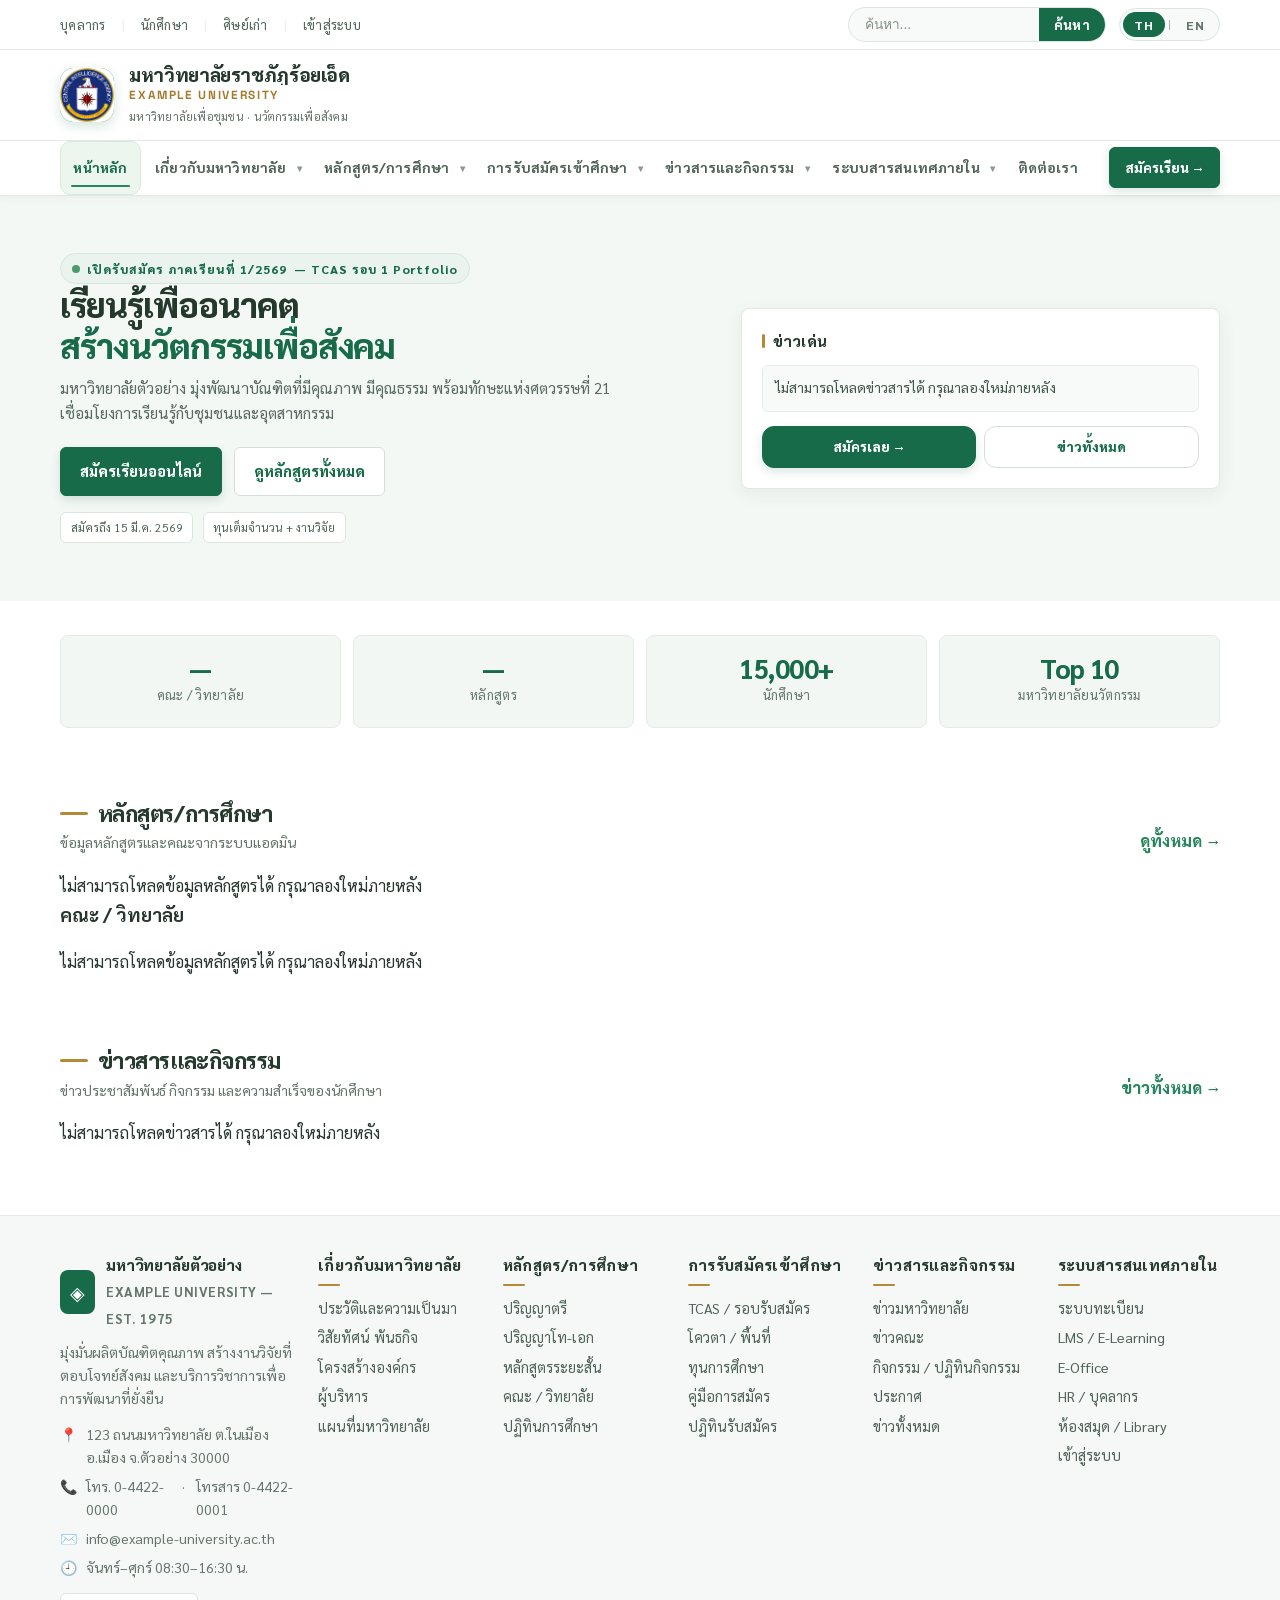
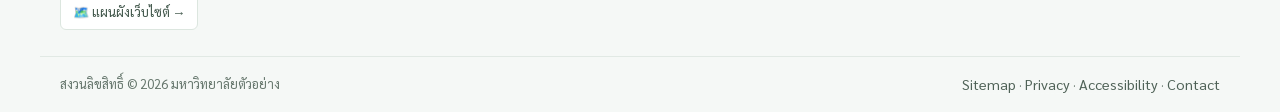
<file: index.html>
<!DOCTYPE html>
<html lang="th">
<head>
  <meta charset="UTF-8">
  <meta name="viewport" content="width=device-width, initial-scale=1.0">
  <title>มหาวิทยาลัยตัวอย่าง — Example University</title>
  <link href="https://fonts.googleapis.com/css2?family=Sarabun:wght@400;600;700;800&display=swap" rel="stylesheet">
  <link rel="stylesheet" href="html/css/style.css?v=20261009-gallery-images">
  <script src="html/js/app.js?v=20261009-gallery-images" defer></script>
</head>
<body>

<!-- ===== TOP BAR ===== -->
<div class="top-bar">
  <div class="top-bar-inner">
    <div class="top-links">
      <a href="personnel.html" data-i18n="top_personnel">บุคลากร</a>
      <span class="top-divider">|</span>
      <a href="students.html" data-i18n="top_student">นักศึกษา</a>
      <span class="top-divider">|</span>
      <a href="alumni.html" data-i18n="top_alumni">ศิษย์เก่า</a>
      <span class="top-divider">|</span>
      <a href="login.html" data-i18n="top_login">เข้าสู่ระบบ</a>
    </div>
    <div class="top-actions">
      <form class="search-box" data-search-form role="search" aria-label="Search">
        <input type="search" data-i18n-placeholder="search_placeholder" placeholder="ค้นหา..." aria-label="ค้นหา">
        <button type="submit" data-i18n="search_btn">ค้นหา</button>
      </form>
      <div class="lang-switcher" role="group" aria-label="Language">
        <button type="button" data-lang="th" class="active">TH</button><span>|</span><button type="button" data-lang="en">EN</button>
      </div>
    </div>
  </div>
</div>

<!-- ===== BRANDING HEADER ===== -->
<header class="header-main">
  <div class="header-main-inner">
    <a href="index.html" class="brand">
      <div class="brand-emblem"><img src="img/images.png" alt="ตราสัญลักษณ์มหาวิทยาลัยราชภัฏร้อยเอ็ด"></div>
      <div class="brand-text">
        <h1 data-i18n="brand_title">มหาวิทยาลัยราชภัฏร้อยเอ็ด</h1>
        <p data-i18n="brand_subtitle">EXAMPLE UNIVERSITY</p>
        <small data-i18n="brand_desc">มหาวิทยาลัยเพื่อชุมชน · นวัตกรรมเพื่อสังคม</small>
      </div>
    </a>
    <button id="hamburger" class="hamburger" aria-expanded="false" aria-controls="mobile-panel" aria-label="เมนู">
      <span></span><span></span><span></span>
    </button>
  </div>
  <div id="mobile-panel" class="mobile-panel">
    <form class="search-box" data-search-form role="search">
      <input type="search" data-i18n-placeholder="search_placeholder" placeholder="ค้นหา...">
      <button type="submit" data-i18n="search_btn">ค้นหา</button>
    </form>
    <ul class="mobile-nav">
      <li><a href="index.html" data-i18n="nav_home">หน้าหลัก</a></li>
      <li><button data-mobile-toggle="m-about" aria-expanded="false"><span data-i18n="nav_about">เกี่ยวกับมหาวิทยาลัย</span> <span>▾</span></button>
        <ul id="m-about" class="sub">
          <li><a href="about.html" data-i18n="nav_about_history">ประวัติและความเป็นมา</a></li>
          <li><a href="about.html#vision" data-i18n="nav_about_vision">วิสัยทัศน์ พันธกิจ</a></li>
          <li><a href="about.html#structure" data-i18n="nav_about_structure">โครงสร้างองค์กร</a></li>
          <li><a href="about.html#leaders" data-i18n="nav_about_leader">ผู้บริหาร</a></li>
          <li><a href="about.html#map" data-i18n="nav_about_map">แผนที่มหาวิทยาลัย</a></li>
        </ul></li>
      <li><button data-mobile-toggle="m-programs" aria-expanded="false"><span data-i18n="nav_programs">หลักสูตร/การศึกษา</span> <span>▾</span></button>
        <ul id="m-programs" class="sub">
          <li><a href="programs.html" data-i18n="nav_programs_bachelor">ปริญญาตรี</a></li>
          <li><a href="programs.html#graduate" data-i18n="nav_programs_master">ปริญญาโท-เอก</a></li>
          <li><a href="programs.html#short" data-i18n="nav_programs_short">หลักสูตรระยะสั้น</a></li>
          <li><a href="programs.html#faculties" data-i18n="nav_programs_faculty">คณะ / วิทยาลัย</a></li>
        </ul></li>
      <li><button data-mobile-toggle="m-admission" aria-expanded="false"><span data-i18n="nav_admission">การรับสมัครเข้าศึกษา</span> <span>▾</span></button>
        <ul id="m-admission" class="sub">
          <li><a href="admission.html" data-i18n="nav_admission_tcas">TCAS / รอบรับสมัคร</a></li>
          <li><a href="admission.html#scholar" data-i18n="nav_admission_scholar">ทุนการศึกษา</a></li>
          <li><a href="admission.html#guide" data-i18n="nav_admission_guide">คู่มือการสมัคร</a></li>
        </ul></li>
      <li><button data-mobile-toggle="m-news" aria-expanded="false"><span data-i18n="nav_news">ข่าวสารและกิจกรรม</span> <span>▾</span></button>
        <ul id="m-news" class="sub">
          <li><a href="news.html" data-i18n="nav_news_uni">ข่าวมหาวิทยาลัย</a></li>
          <li><a href="news.html#events" data-i18n="nav_news_event">กิจกรรม</a></li>
          <li><a href="news.html#announce" data-i18n="nav_news_announce">ประกาศ</a></li>
        </ul></li>
      <li><button data-mobile-toggle="m-intranet" aria-expanded="false"><span data-i18n="nav_intranet">ระบบสารสนเทศภายใน</span> <span>▾</span></button>
        <ul id="m-intranet" class="sub">
          <li><a href="intranet.html">ระบบทะเบียน</a></li><li><a href="intranet.html">LMS / E-Learning</a></li><li><a href="intranet.html">E-Office</a></li><li><a href="intranet.html">ห้องสมุด</a></li>
        </ul></li>
      <li><a href="contact.html" data-i18n="nav_contact">ติดต่อเรา</a></li>
      <li><a href="sitemap.html" data-i18n="footer_sitemap">แผนผังเว็บไซต์</a></li>
    </ul>
  </div>
</header>

<!-- ===== MAIN NAV ===== -->
<nav class="main-nav" aria-label="เมนูหลัก">
  <div class="main-nav-inner">
    <ul class="nav-links">
      <li class="active"><a href="index.html" class="active" data-i18n="nav_home">หน้าหลัก</a></li>
      <li class="has-dropdown">
        <a href="about.html" data-i18n="nav_about">เกี่ยวกับมหาวิทยาลัย</a>
        <button class="nav-toggle" aria-expanded="false" aria-label="เปิดเมนูย่อย"><span class="caret">▾</span></button>
        <ul class="dropdown">
          <li><a href="about.html"><span data-i18n="nav_about_history">ประวัติและความเป็นมา</span></a></li>
          <li><a href="about.html#vision"><span data-i18n="nav_about_vision">วิสัยทัศน์ พันธกิจ</span></a></li>
          <li><a href="about.html#structure"><span data-i18n="nav_about_structure">โครงสร้างองค์กร</span></a></li>
          <li><a href="about.html#leaders"><span data-i18n="nav_about_leader">ผู้บริหาร</span></a></li>
          <li><a href="about.html#map"><span data-i18n="nav_about_map">แผนที่มหาวิทยาลัย</span></a></li>
        </ul>
      </li>
      <li class="has-dropdown">
        <a href="programs.html" data-i18n="nav_programs">หลักสูตร/การศึกษา</a>
        <button class="nav-toggle" aria-expanded="false" aria-label="เปิดเมนูย่อย"><span class="caret">▾</span></button>
        <ul class="dropdown">
          <li><a href="programs.html"><span data-i18n="nav_programs_bachelor">ปริญญาตรี</span> <small>Bachelor — 4 ปี</small></a></li>
          <li><a href="programs.html#graduate"><span data-i18n="nav_programs_master">ปริญญาโท-เอก</span> <small>Graduate</small></a></li>
          <li><a href="programs.html#short"><span data-i18n="nav_programs_short">หลักสูตรระยะสั้น</span> <small>Short Courses</small></a></li>
          <li><a href="programs.html#faculties"><span data-i18n="nav_programs_faculty">คณะ / วิทยาลัย</span></a></li>
          <li><a href="programs.html#calendar"><span data-i18n="nav_programs_calendar">ปฏิทินการศึกษา</span></a></li>
        </ul>
      </li>
      <li class="has-dropdown">
        <a href="admission.html" data-i18n="nav_admission">การรับสมัครเข้าศึกษา</a>
        <button class="nav-toggle" aria-expanded="false" aria-label="เปิดเมนูย่อย"><span class="caret">▾</span></button>
        <ul class="dropdown">
          <li><a href="admission.html"><span data-i18n="nav_admission_tcas">TCAS / รอบรับสมัคร</span></a></li>
          <li><a href="admission.html#quota"><span data-i18n="nav_admission_quota">โควตา / พื้นที่</span></a></li>
          <li><a href="admission.html#scholar"><span data-i18n="nav_admission_scholar">ทุนการศึกษา</span></a></li>
          <li><a href="admission.html#guide"><span data-i18n="nav_admission_guide">คู่มือการสมัคร</span></a></li>
        </ul>
      </li>
      <li class="has-dropdown">
        <a href="news.html" data-i18n="nav_news">ข่าวสารและกิจกรรม</a>
        <button class="nav-toggle" aria-expanded="false" aria-label="เปิดเมนูย่อย"><span class="caret">▾</span></button>
        <ul class="dropdown">
          <li><a href="news.html"><span data-i18n="nav_news_uni">ข่าวมหาวิทยาลัย</span></a></li>
          <li><a href="news.html#faculty"><span data-i18n="nav_news_faculty">ข่าวคณะ</span></a></li>
          <li><a href="news.html#events"><span data-i18n="nav_news_event">กิจกรรม / ปฏิทินกิจกรรม</span></a></li>
          <li><a href="news.html#announce"><span data-i18n="nav_news_announce">ประกาศ</span></a></li>
        </ul>
      </li>
      <li class="has-dropdown">
        <a href="intranet.html" data-i18n="nav_intranet">ระบบสารสนเทศภายใน</a>
        <button class="nav-toggle" aria-expanded="false" aria-label="เปิดเมนูย่อย"><span class="caret">▾</span></button>
        <ul class="dropdown">
          <li><a href="intranet.html">ระบบทะเบียน / Registration</a></li>
          <li><a href="intranet.html">LMS / E-Learning</a></li>
          <li><a href="intranet.html">E-Office / E-Document</a></li>
          <li><a href="intranet.html">HR / บุคลากร</a></li>
          <li><a href="intranet.html">ห้องสมุด / Library</a></li>
        </ul>
      </li>
      <li><a href="contact.html" data-i18n="nav_contact">ติดต่อเรา</a></li>
    </ul>
    <a href="admission.html" class="btn btn-primary" style="padding:.52rem .95rem;font-size:.84rem">สมัครเรียน →</a>
  </div>
</nav>

<!-- ===== HERO (future) ===== -->
<section class="hero">
  <!-- orbs injected by JS, fallback static -->
  <div class="hero-inner">
    <div>
      <div class="hero-kicker"><i></i><span data-i18n="hero_kicker">เปิดรับสมัคร ภาคเรียนที่ 1/2569</span> — TCAS รอบ 1 Portfolio</div>
      <h2>
        <span class="line1" data-i18n="hero_title_1">เรียนรู้เพื่ออนาคต</span><br>
        <span class="grad" data-i18n="hero_title_2">สร้างนวัตกรรมเพื่อสังคม</span>
      </h2>
      <p data-i18n="hero_desc">มหาวิทยาลัยตัวอย่าง มุ่งพัฒนาบัณฑิตที่มีคุณภาพ มีคุณธรรม พร้อมทักษะแห่งศตวรรษที่ 21 เชื่อมโยงการเรียนรู้กับชุมชนและอุตสาหกรรม — ด้วยแล็บ AI, Maker Space และเครือข่าย 30+ ประเทศ</p>
      <div class="hero-actions">
        <a href="admission.html" class="btn btn-primary" data-i18n="hero_cta_primary">สมัครเรียนออนไลน์</a>
        <a href="programs.html" class="btn btn-ghost" data-i18n="hero_cta_ghost">ดูหลักสูตรทั้งหมด</a>
      </div>
      <div style="display:flex;gap:.6rem;flex-wrap:wrap;margin-top:1rem">
        <span style="font-size:.74rem;color:#52675a;background:#fff;border:1px solid #dce6df;padding:.3rem .6rem;border-radius:6px">สมัครถึง 15 มี.ค. 2569</span>
        <span style="font-size:.74rem;color:#52675a;background:#fff;border:1px solid #dce6df;padding:.3rem .6rem;border-radius:6px">ทุนเต็มจำนวน + งานวิจัย</span>
      </div>
    </div>
    <div class="hero-card">
      <h3 data-i18n="hero_card_title">ข่าวเด่น · LIVE</h3>
      <p id="search-result-msg" hidden style="background:#eaf3ed;border:1px solid #d7e6db;color:#176b49;padding:.5rem .7rem;border-radius:6px;font-size:.84rem;margin-bottom:.7rem"></p>
      <ul class="mini-list" data-home-featured-news aria-live="polite"><li>กำลังโหลดข่าว...</li></ul>
      <div style="display:flex;gap:.5rem;margin-top:.9rem">
        <a href="admission.html" class="btn btn-primary" style="flex:1;padding:.55rem;border-radius:12px;font-size:.84rem">สมัครเลย →</a>
        <a href="news.html" class="btn btn-ghost" style="flex:1;padding:.55rem;border-radius:12px;font-size:.84rem">ข่าวทั้งหมด</a>
      </div>
    </div>
  </div>
</section>

<div class="container">
  <div class="section">
    <div class="stats">
      <div class="stat" data-searchable><strong data-faculty-count>—</strong><span>คณะ / วิทยาลัย</span></div>
      <div class="stat" data-searchable><strong data-course-count>—</strong><span>หลักสูตร</span></div>
      <div class="stat" data-searchable><strong>15,000+</strong><span>นักศึกษา</span></div>
      <div class="stat" data-searchable><strong>Top 10</strong><span>มหาวิทยาลัยนวัตกรรม</span></div>
    </div>
  </div>

  <section id="programs" class="section">
    <div class="section-head">
      <div><h2 data-i18n="nav_programs">หลักสูตร/การศึกษา</h2><p>ข้อมูลหลักสูตรและคณะจากระบบแอดมิน</p></div>
      <a href="programs.html" class="link" style="font-weight:800;color:var(--cyan-2)">ดูทั้งหมด →</a>
    </div>
    <div class="cards" data-home-course-list aria-live="polite"><p class="muted">กำลังโหลดข้อมูลหลักสูตร...</p></div>
    <div class="section-head"><div><h3>คณะ / วิทยาลัย</h3></div></div>
    <div class="cards" data-home-faculty-list aria-live="polite"><p class="muted">กำลังโหลดข้อมูลหน่วยงาน...</p></div>
  </section>

  <section id="news" class="section">
    <div class="section-head">
      <div><h2 data-i18n="nav_news">ข่าวสารและกิจกรรม</h2><p>ข่าวประชาสัมพันธ์ กิจกรรม และความสำเร็จของนักศึกษา</p></div>
      <a href="news.html" class="link" style="font-weight:800;color:var(--cyan-2)">ข่าวทั้งหมด →</a>
    </div>
    <div class="cards" data-home-news-list aria-live="polite"><p class="muted">กำลังโหลดข่าว...</p></div>
  </section>
</div>

<!-- ===== FOOTER (Future) ===== -->
<footer class="site-footer">
  <div class="footer-top">
    <div class="footer-brand">
      <div style="display:flex;align-items:center;gap:.7rem;margin-bottom:.6rem">
        <div style="width:44px;height:44px;border-radius:8px;background:#176b49;display:grid;place-items:center;font-size:1.2rem;color:#fff">◈</div>
        <div>
          <h4 style="margin:0" data-i18n="footer_about">มหาวิทยาลัยตัวอย่าง</h4>
          <small style="color:#64756b;letter-spacing:.04em;font-weight:700">EXAMPLE UNIVERSITY — EST. 1975</small>
        </div>
      </div>
      <p data-i18n="footer_about_desc">มุ่งมั่นผลิตบัณฑิตคุณภาพ สร้างงานวิจัยที่ตอบโจทย์สังคม และบริการวิชาการเพื่อการพัฒนาที่ยั่งยืน</p>
      <ul class="footer-contact">
        <li><span>📍</span><span>123 ถนนมหาวิทยาลัย ต.ในเมือง อ.เมือง จ.ตัวอย่าง 30000</span></li>
        <li><span>📞</span><span>โทร. 0-4422-0000</span> &nbsp;·&nbsp; <span>โทรสาร 0-4422-0001</span></li>
        <li><span>✉️</span><span>info@example-university.ac.th</span></li>
        <li><span>🕘</span><span>จันทร์–ศุกร์ 08:30–16:30 น.</span></li>
      </ul>
      <a href="sitemap.html" style="display:inline-flex;align-items:center;gap:.35rem;margin-top:.85rem;background:#fff;border:1px solid #dce6df;padding:.42rem .75rem;border-radius:6px;font-size:.82rem;color:#40564a">🗺️ แผนผังเว็บไซต์ →</a>
    </div>
    <div class="footer-col"><h4 data-i18n="nav_about">เกี่ยวกับมหาวิทยาลัย</h4><ul><li><a href="about.html">ประวัติและความเป็นมา</a></li><li><a href="about.html#vision">วิสัยทัศน์ พันธกิจ</a></li><li><a href="about.html#structure">โครงสร้างองค์กร</a></li><li><a href="about.html#leaders">ผู้บริหาร</a></li><li><a href="about.html#map">แผนที่มหาวิทยาลัย</a></li></ul></div>
    <div class="footer-col"><h4 data-i18n="nav_programs">หลักสูตร/การศึกษา</h4><ul><li><a href="programs.html">ปริญญาตรี</a></li><li><a href="programs.html#graduate">ปริญญาโท-เอก</a></li><li><a href="programs.html#short">หลักสูตรระยะสั้น</a></li><li><a href="programs.html#faculties">คณะ / วิทยาลัย</a></li><li><a href="programs.html#calendar">ปฏิทินการศึกษา</a></li></ul></div>
    <div class="footer-col"><h4 data-i18n="nav_admission">การรับสมัครเข้าศึกษา</h4><ul><li><a href="admission.html">TCAS / รอบรับสมัคร</a></li><li><a href="admission.html#quota">โควตา / พื้นที่</a></li><li><a href="admission.html#scholar">ทุนการศึกษา</a></li><li><a href="admission.html#guide">คู่มือการสมัคร</a></li><li><a href="admission.html">ปฏิทินรับสมัคร</a></li></ul></div>
    <div class="footer-col"><h4 data-i18n="nav_news">ข่าวสารและกิจกรรม</h4><ul><li><a href="news.html">ข่าวมหาวิทยาลัย</a></li><li><a href="news.html#faculty">ข่าวคณะ</a></li><li><a href="news.html#events">กิจกรรม / ปฏิทินกิจกรรม</a></li><li><a href="news.html#announce">ประกาศ</a></li><li><a href="news.html">ข่าวทั้งหมด</a></li></ul></div>
    <div class="footer-col"><h4 data-i18n="nav_intranet">ระบบสารสนเทศภายใน</h4><ul><li><a href="intranet.html">ระบบทะเบียน</a></li><li><a href="intranet.html">LMS / E-Learning</a></li><li><a href="intranet.html">E-Office</a></li><li><a href="intranet.html">HR / บุคลากร</a></li><li><a href="intranet.html">ห้องสมุด / Library</a></li><li><a href="login.html" data-i18n="top_login">เข้าสู่ระบบ</a></li></ul></div>
  </div>
  <div class="footer-bottom">
    <span data-i18n="all_rights">สงวนลิขสิทธิ์ © 2026 มหาวิทยาลัยตัวอย่าง</span>
    <span><a href="sitemap.html">Sitemap</a> · <a href="contact.html">Privacy</a> · <a href="contact.html">Accessibility</a> · <a href="contact.html">Contact</a></span>
  </div>
</footer>

</body>
</html>
</file>
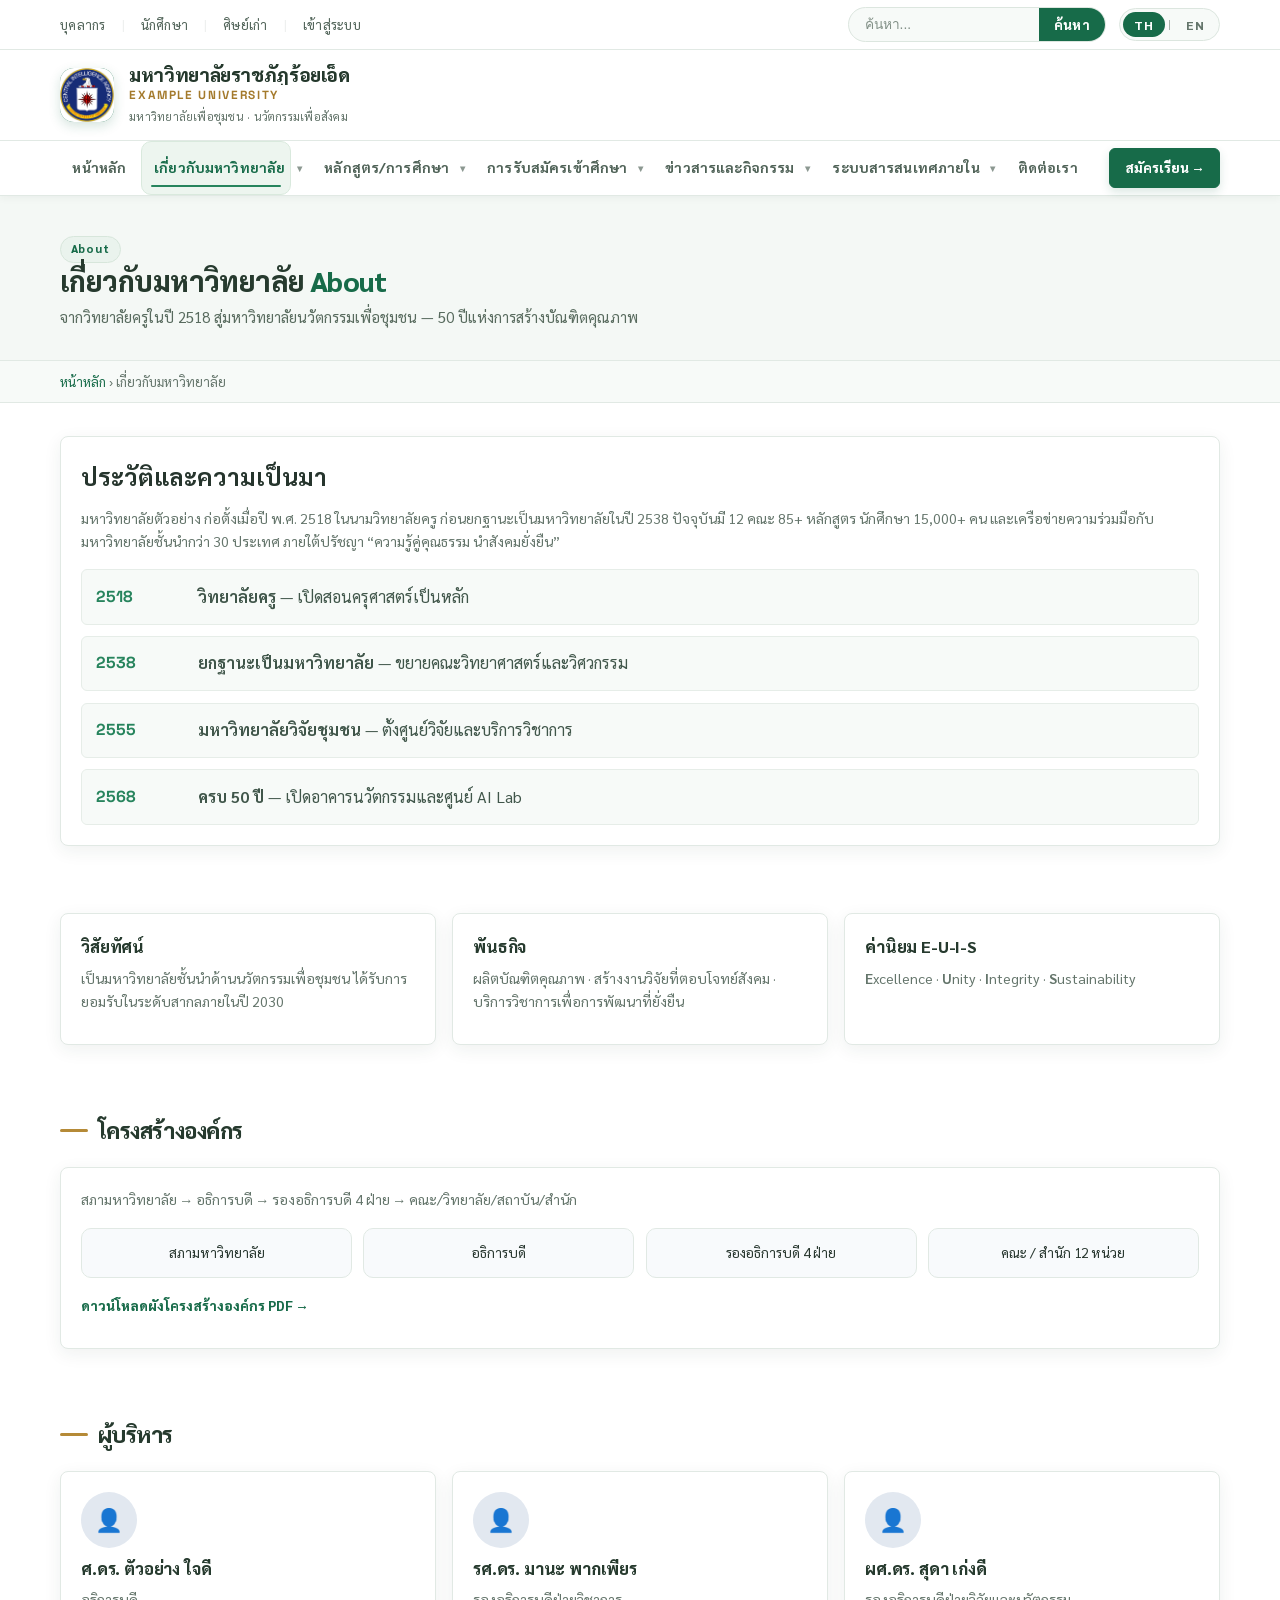
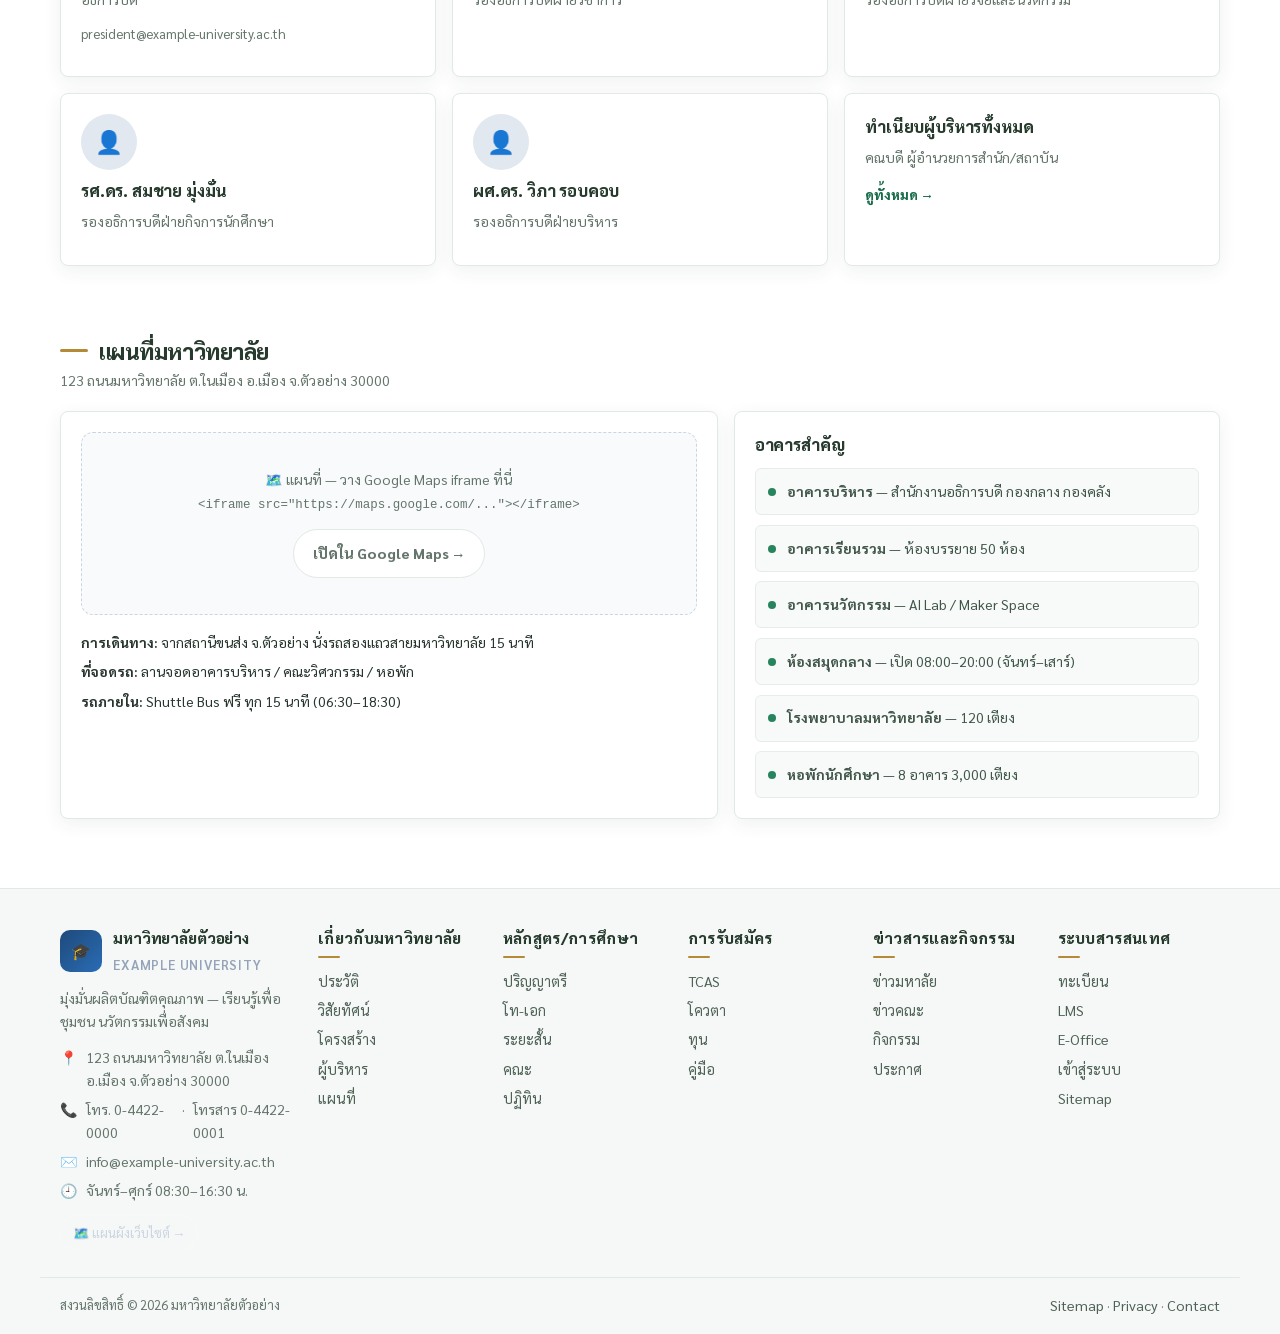
<file: about.html>
<!DOCTYPE html>
<html lang="th">
<head>
  <meta charset="UTF-8"><meta name="viewport" content="width=device-width, initial-scale=1.0">
  <title>เกี่ยวกับมหาวิทยาลัย — มหาวิทยาลัยตัวอย่าง</title>
  <link href="https://fonts.googleapis.com/css2?family=Sarabun:wght@400;600;700;800&display=swap" rel="stylesheet">
        <link rel="stylesheet" href="html/css/style.css"><script src="html/js/app.js" defer></script>
</head>
<body>
<div class="top-bar"><div class="top-bar-inner">
  <div class="top-links"><a href="personnel.html" data-i18n="top_personnel">บุคลากร</a><span class="top-divider">|</span><a href="students.html" data-i18n="top_student">นักศึกษา</a><span class="top-divider">|</span><a href="alumni.html" data-i18n="top_alumni">ศิษย์เก่า</a><span class="top-divider">|</span><a href="login.html" data-i18n="top_login">เข้าสู่ระบบ</a></div>
  <div class="top-actions"><form class="search-box" data-search-form><input type="search" data-i18n-placeholder="search_placeholder" placeholder="ค้นหา..."><button type="submit" data-i18n="search_btn">ค้นหา</button></form><div class="lang-switcher"><button type="button" data-lang="th" class="active">TH</button><span>|</span><button type="button" data-lang="en">EN</button></div></div>
</div></div>
<header class="header-main"><div class="header-main-inner">
        <a href="index.html" class="brand"><div class="brand-emblem"><img src="img/images.png" alt="ตราสัญลักษณ์มหาวิทยาลัยราชภัฏร้อยเอ็ด"></div><div class="brand-text"><h1 data-i18n="brand_title">มหาวิทยาลัยตัวอย่าง</h1><p data-i18n="brand_subtitle">EXAMPLE UNIVERSITY</p><small data-i18n="brand_desc">มหาวิทยาลัยเพื่อชุมชน · นวัตกรรมเพื่อสังคม</small></div></a>
  <button id="hamburger" class="hamburger" aria-expanded="false" aria-controls="mobile-panel"><span></span><span></span><span></span></button>
</div>
<div id="mobile-panel" class="mobile-panel"><form class="search-box" data-search-form><input type="search" data-i18n-placeholder="search_placeholder" placeholder="ค้นหา..."><button type="submit" data-i18n="search_btn">ค้นหา</button></form>
<ul class="mobile-nav"><li><a href="index.html">หน้าหลัก</a></li><li><a href="about.html">เกี่ยวกับมหาวิทยาลัย</a></li><li><a href="programs.html">หลักสูตร/การศึกษา</a></li><li><a href="admission.html">การรับสมัครเข้าศึกษา</a></li><li><a href="news.html">ข่าวสารและกิจกรรม</a></li><li><a href="intranet.html">ระบบสารสนเทศภายใน</a></li><li><a href="contact.html">ติดต่อเรา</a></li><li><a href="sitemap.html">แผนผังเว็บไซต์</a></li></ul></div></header>
<nav class="main-nav" aria-label="เมนูหลัก"><div class="main-nav-inner">
<ul class="nav-links"><li><a href="index.html" data-i18n="nav_home">หน้าหลัก</a></li>
<li class="active has-dropdown">
        <a href="about.html" data-i18n="nav_about">เกี่ยวกับมหาวิทยาลัย</a>
        <button class="nav-toggle" aria-expanded="false" aria-label="เปิดเมนูย่อย"><span class="caret">▾</span></button><ul class="dropdown"><li><a href="#history" data-i18n="nav_about_history">ประวัติและความเป็นมา</a></li><li><a href="#vision" data-i18n="nav_about_vision">วิสัยทัศน์ พันธกิจ</a></li><li><a href="#structure" data-i18n="nav_about_structure">โครงสร้างองค์กร</a></li><li><a href="#leaders" data-i18n="nav_about_leader">ผู้บริหาร</a></li><li><a href="#map" data-i18n="nav_about_map">แผนที่มหาวิทยาลัย</a></li></ul></li>
<li class="has-dropdown">
        <a href="programs.html" data-i18n="nav_programs">หลักสูตร/การศึกษา</a>
        <button class="nav-toggle" aria-expanded="false" aria-label="เปิดเมนูย่อย"><span class="caret">▾</span></button><ul class="dropdown"><li><a href="programs.html">ปริญญาตรี</a></li><li><a href="programs.html#graduate">โท-เอก</a></li><li><a href="programs.html#short">ระยะสั้น</a></li><li><a href="programs.html#faculties">คณะ</a></li><li><a href="programs.html#calendar">ปฏิทินการศึกษา</a></li></ul></li>
<li class="has-dropdown">
        <a href="admission.html" data-i18n="nav_admission">การรับสมัครเข้าศึกษา</a>
        <button class="nav-toggle" aria-expanded="false" aria-label="เปิดเมนูย่อย"><span class="caret">▾</span></button><ul class="dropdown"><li><a href="admission.html">TCAS</a></li><li><a href="admission.html#quota">โควตา</a></li><li><a href="admission.html#scholar">ทุน</a></li><li><a href="admission.html#guide">คู่มือ</a></li></ul></li>
<li class="has-dropdown">
        <a href="news.html" data-i18n="nav_news">ข่าวสารและกิจกรรม</a>
        <button class="nav-toggle" aria-expanded="false" aria-label="เปิดเมนูย่อย"><span class="caret">▾</span></button><ul class="dropdown"><li><a href="news.html">ข่าวมหาวิทยาลัย</a></li><li><a href="news.html#events">กิจกรรม</a></li><li><a href="news.html#announce">ประกาศ</a></li></ul></li>
<li class="has-dropdown">
        <a href="intranet.html" data-i18n="nav_intranet">ระบบสารสนเทศภายใน</a>
        <button class="nav-toggle" aria-expanded="false" aria-label="เปิดเมนูย่อย"><span class="caret">▾</span></button><ul class="dropdown"><li><a href="intranet.html">ทะเบียน</a></li><li><a href="intranet.html">LMS</a></li><li><a href="intranet.html">E-Office</a></li><li><a href="intranet.html">HR</a></li></ul></li>
<li><a href="contact.html" data-i18n="nav_contact">ติดต่อเรา</a></li></ul><a href="admission.html" class="btn btn-primary" style="padding:.5rem .95rem;font-size:.84rem">สมัครเรียน →</a>
</div></nav>
<div class="page-hero"><div class="page-hero-inner"><span class="badge">About</span><h1>เกี่ยวกับมหาวิทยาลัย <span>About</span></h1><p>จากวิทยาลัยครูในปี 2518 สู่มหาวิทยาลัยนวัตกรรมเพื่อชุมชน — 50 ปีแห่งการสร้างบัณฑิตคุณภาพ</p></div></div>
<div class="breadcrumb"><div class="breadcrumb-inner"><a href="index.html" data-i18n="breadcrumb_home">หน้าหลัก</a> › เกี่ยวกับมหาวิทยาลัย</div></div>
<div class="container">
<p id="search-result-msg" hidden style="margin:1rem 0;background:#fef9c3;border:1px solid #fde68a;padding:.6rem .8rem;border-radius:10px;font-size:.9rem"></p>
<section id="history" class="section"><div class="card" data-searchable>
<h2 style="color:var(--navy);margin-bottom:.6rem" data-i18n="nav_about_history">ประวัติและความเป็นมา</h2>
<p style="color:var(--muted)">มหาวิทยาลัยตัวอย่าง ก่อตั้งเมื่อปี พ.ศ. 2518 ในนามวิทยาลัยครู ก่อนยกฐานะเป็นมหาวิทยาลัยในปี 2538 ปัจจุบันมี 12 คณะ 85+ หลักสูตร นักศึกษา 15,000+ คน และเครือข่ายความร่วมมือกับมหาวิทยาลัยชั้นนำกว่า 30 ประเทศ ภายใต้ปรัชญา “ความรู้คู่คุณธรรม นำสังคมยั่งยืน”</p>
<ul class="timeline" style="margin-top:1rem">
<li><span class="year">2518</span><span><strong>วิทยาลัยครู</strong> — เปิดสอนครุศาสตร์เป็นหลัก</span></li>
<li><span class="year">2538</span><span><strong>ยกฐานะเป็นมหาวิทยาลัย</strong> — ขยายคณะวิทยาศาสตร์และวิศวกรรม</span></li>
<li><span class="year">2555</span><span><strong>มหาวิทยาลัยวิจัยชุมชน</strong> — ตั้งศูนย์วิจัยและบริการวิชาการ</span></li>
<li><span class="year">2568</span><span><strong>ครบ 50 ปี</strong> — เปิดอาคารนวัตกรรมและศูนย์ AI Lab</span></li>
</ul>
</div></section>
<section id="vision" class="section"><div class="cards">
<div class="card" data-searchable><h3>วิสัยทัศน์</h3><p>เป็นมหาวิทยาลัยชั้นนำด้านนวัตกรรมเพื่อชุมชน ได้รับการยอมรับในระดับสากลภายในปี 2030</p></div>
<div class="card" data-searchable><h3>พันธกิจ</h3><p>ผลิตบัณฑิตคุณภาพ · สร้างงานวิจัยที่ตอบโจทย์สังคม · บริการวิชาการเพื่อการพัฒนาที่ยั่งยืน</p></div>
<div class="card" data-searchable><h3>ค่านิยม E-U-I-S</h3><p><strong style="color:var(--navy)">E</strong>xcellence · <strong style="color:var(--navy)">U</strong>nity · <strong style="color:var(--navy)">I</strong>ntegrity · <strong style="color:var(--navy)">S</strong>ustainability</p></div>
</div></section>
<section id="structure" class="section"><div class="section-head"><h2 data-i18n="nav_about_structure">โครงสร้างองค์กร</h2></div>
<div class="card" data-searchable>
<p style="color:var(--muted)">สภามหาวิทยาลัย → อธิการบดี → รองอธิการบดี 4 ฝ่าย → คณะ/วิทยาลัย/สถาบัน/สำนัก</p>
<div style="display:grid;grid-template-columns:repeat(4,1fr);gap:.7rem;margin-top:1rem">
<div style="background:#f8fafc;border:1px solid var(--line);border-radius:10px;padding:.8rem;text-align:center;font-size:.85rem">สภามหาวิทยาลัย</div>
<div style="background:#f8fafc;border:1px solid var(--line);border-radius:10px;padding:.8rem;text-align:center;font-size:.85rem">อธิการบดี</div>
<div style="background:#f8fafc;border:1px solid var(--line);border-radius:10px;padding:.8rem;text-align:center;font-size:.85rem">รองอธิการบดี 4 ฝ่าย</div>
<div style="background:#f8fafc;border:1px solid var(--line);border-radius:10px;padding:.8rem;text-align:center;font-size:.85rem">คณะ / สำนัก 12 หน่วย</div>
</div>
<p style="margin-top:1rem"><a class="link" href="contact.html">ดาวน์โหลดผังโครงสร้างองค์กร PDF →</a></p>
</div></section>
<section id="leaders" class="section"><div class="section-head"><h2 data-i18n="nav_about_leader">ผู้บริหาร</h2></div>
<div class="cards">
<div class="card" data-searchable><div style="width:56px;height:56px;border-radius:50%;background:#e2e8f0;display:grid;place-items:center;font-size:1.4rem;margin-bottom:.5rem">👤</div><h3>ศ.ดร. ตัวอย่าง ใจดี</h3><p>อธิการบดี</p><p style="font-size:.82rem;color:var(--muted)">president@example-university.ac.th</p></div>
<div class="card" data-searchable><div style="width:56px;height:56px;border-radius:50%;background:#e2e8f0;display:grid;place-items:center;font-size:1.4rem;margin-bottom:.5rem">👤</div><h3>รศ.ดร. มานะ พากเพียร</h3><p>รองอธิการบดีฝ่ายวิชาการ</p></div>
<div class="card" data-searchable><div style="width:56px;height:56px;border-radius:50%;background:#e2e8f0;display:grid;place-items:center;font-size:1.4rem;margin-bottom:.5rem">👤</div><h3>ผศ.ดร. สุดา เก่งดี</h3><p>รองอธิการบดีฝ่ายวิจัยและนวัตกรรม</p></div>
<div class="card" data-searchable><div style="width:56px;height:56px;border-radius:50%;background:#e2e8f0;display:grid;place-items:center;font-size:1.4rem;margin-bottom:.5rem">👤</div><h3>รศ.ดร. สมชาย มุ่งมั่น</h3><p>รองอธิการบดีฝ่ายกิจการนักศึกษา</p></div>
<div class="card" data-searchable><div style="width:56px;height:56px;border-radius:50%;background:#e2e8f0;display:grid;place-items:center;font-size:1.4rem;margin-bottom:.5rem">👤</div><h3>ผศ.ดร. วิภา รอบคอบ</h3><p>รองอธิการบดีฝ่ายบริหาร</p></div>
<div class="card" data-searchable><h3>ทำเนียบผู้บริหารทั้งหมด</h3><p>คณบดี ผู้อำนวยการสำนัก/สถาบัน</p><a class="link" href="personnel.html">ดูทั้งหมด →</a></div>
</div></section>
<section id="map" class="section"><div class="section-head"><div><h2 data-i18n="nav_about_map">แผนที่มหาวิทยาลัย</h2><p>123 ถนนมหาวิทยาลัย ต.ในเมือง อ.เมือง จ.ตัวอย่าง 30000</p></div></div>
<div class="content-grid">
<div class="card" data-searchable>
<div style="background:#f8fafc;border:1px dashed #cbd5e1;border-radius:12px;padding:2.2rem;text-align:center;color:var(--muted);font-size:.88rem">🗺️ แผนที่ — วาง Google Maps iframe ที่นี่<br><code style="font-size:.78rem">&lt;iframe src="https://maps.google.com/..."&gt;&lt;/iframe&gt;</code><br><a href="https://maps.google.com/?q=มหาวิทยาลัยตัวอย่าง" target="_blank" rel="noopener" class="btn" style="margin-top:.8rem;background:#fff;border:1px solid var(--line);border-radius:999px">เปิดใน Google Maps →</a></div>
<div style="margin-top:1rem;display:grid;gap:.4rem;font-size:.88rem">
<div><strong>การเดินทาง:</strong> จากสถานีขนส่ง จ.ตัวอย่าง นั่งรถสองแถวสายมหาวิทยาลัย 15 นาที</div>
<div><strong>ที่จอดรถ:</strong> ลานจอดอาคารบริหาร / คณะวิศวกรรม / หอพัก</div>
<div><strong>รถภายใน:</strong> Shuttle Bus ฟรี ทุก 15 นาที (06:30–18:30)</div>
</div>
</div>
<div class="card" data-searchable><h3>อาคารสำคัญ</h3><ul class="mini-list" style="margin-top:.6rem">
<li><span class="dot"></span><span><strong>อาคารบริหาร</strong> — สำนักงานอธิการบดี กองกลาง กองคลัง</span></li>
<li><span class="dot"></span><span><strong>อาคารเรียนรวม</strong> — ห้องบรรยาย 50 ห้อง</span></li>
<li><span class="dot"></span><span><strong>อาคารนวัตกรรม</strong> — AI Lab / Maker Space</span></li>
<li><span class="dot"></span><span><strong>ห้องสมุดกลาง</strong> — เปิด 08:00–20:00 (จันทร์–เสาร์)</span></li>
<li><span class="dot"></span><span><strong>โรงพยาบาลมหาวิทยาลัย</strong> — 120 เตียง</span></li>
<li><span class="dot"></span><span><strong>หอพักนักศึกษา</strong> — 8 อาคาร 3,000 เตียง</span></li>
</ul></div>
</div></section>
</div>
<footer class="site-footer"><div class="footer-top">
<div class="footer-brand"><div style="display:flex;align-items:center;gap:.7rem;margin-bottom:.6rem"><div style="width:42px;height:42px;border-radius:10px;background:linear-gradient(135deg,#1e4a7a,#2a6cb6);display:grid;place-items:center">🎓</div><div><h4 style="margin:0">มหาวิทยาลัยตัวอย่าง</h4><small style="color:#94a3b8;letter-spacing:.06em;font-weight:600">EXAMPLE UNIVERSITY</small></div></div><p>มุ่งมั่นผลิตบัณฑิตคุณภาพ — เรียนรู้เพื่อชุมชน นวัตกรรมเพื่อสังคม</p>
<ul class="footer-contact"><li><span>📍</span><span>123 ถนนมหาวิทยาลัย ต.ในเมือง อ.เมือง จ.ตัวอย่าง 30000</span></li><li><span>📞</span><span>โทร. 0-4422-0000</span> · <span>โทรสาร 0-4422-0001</span></li><li><span>✉️</span><span>info@example-university.ac.th</span></li><li><span>🕘</span><span>จันทร์–ศุกร์ 08:30–16:30 น.</span></li></ul><a href="sitemap.html" style="display:inline-block;margin-top:.8rem;background:rgba(255,255,255,.08);border:1px solid rgba(255,255,255,.15);padding:.4rem .75rem;border-radius:999px;font-size:.82rem;color:#cbd5e1">🗺️ แผนผังเว็บไซต์ →</a></div>
<div class="footer-col"><h4>เกี่ยวกับมหาวิทยาลัย</h4><ul><li><a href="#history">ประวัติ</a></li><li><a href="#vision">วิสัยทัศน์</a></li><li><a href="#structure">โครงสร้าง</a></li><li><a href="#leaders">ผู้บริหาร</a></li><li><a href="#map">แผนที่</a></li></ul></div>
<div class="footer-col"><h4>หลักสูตร/การศึกษา</h4><ul><li><a href="programs.html">ปริญญาตรี</a></li><li><a href="programs.html#graduate">โท-เอก</a></li><li><a href="programs.html#short">ระยะสั้น</a></li><li><a href="programs.html#faculties">คณะ</a></li><li><a href="programs.html#calendar">ปฏิทิน</a></li></ul></div>
<div class="footer-col"><h4>การรับสมัคร</h4><ul><li><a href="admission.html">TCAS</a></li><li><a href="admission.html#quota">โควตา</a></li><li><a href="admission.html#scholar">ทุน</a></li><li><a href="admission.html#guide">คู่มือ</a></li></ul></div>
<div class="footer-col"><h4>ข่าวสารและกิจกรรม</h4><ul><li><a href="news.html">ข่าวมหาลัย</a></li><li><a href="news.html#faculty">ข่าวคณะ</a></li><li><a href="news.html#events">กิจกรรม</a></li><li><a href="news.html#announce">ประกาศ</a></li></ul></div>
<div class="footer-col"><h4>ระบบสารสนเทศ</h4><ul><li><a href="intranet.html">ทะเบียน</a></li><li><a href="intranet.html">LMS</a></li><li><a href="intranet.html">E-Office</a></li><li><a href="login.html">เข้าสู่ระบบ</a></li><li><a href="sitemap.html">Sitemap</a></li></ul></div>
</div><div class="footer-bottom"><span>สงวนลิขสิทธิ์ © 2026 มหาวิทยาลัยตัวอย่าง</span><span><a href="sitemap.html">Sitemap</a> · <a href="contact.html">Privacy</a> · <a href="contact.html">Contact</a></span></div></footer>
</body>
</html>
</file>
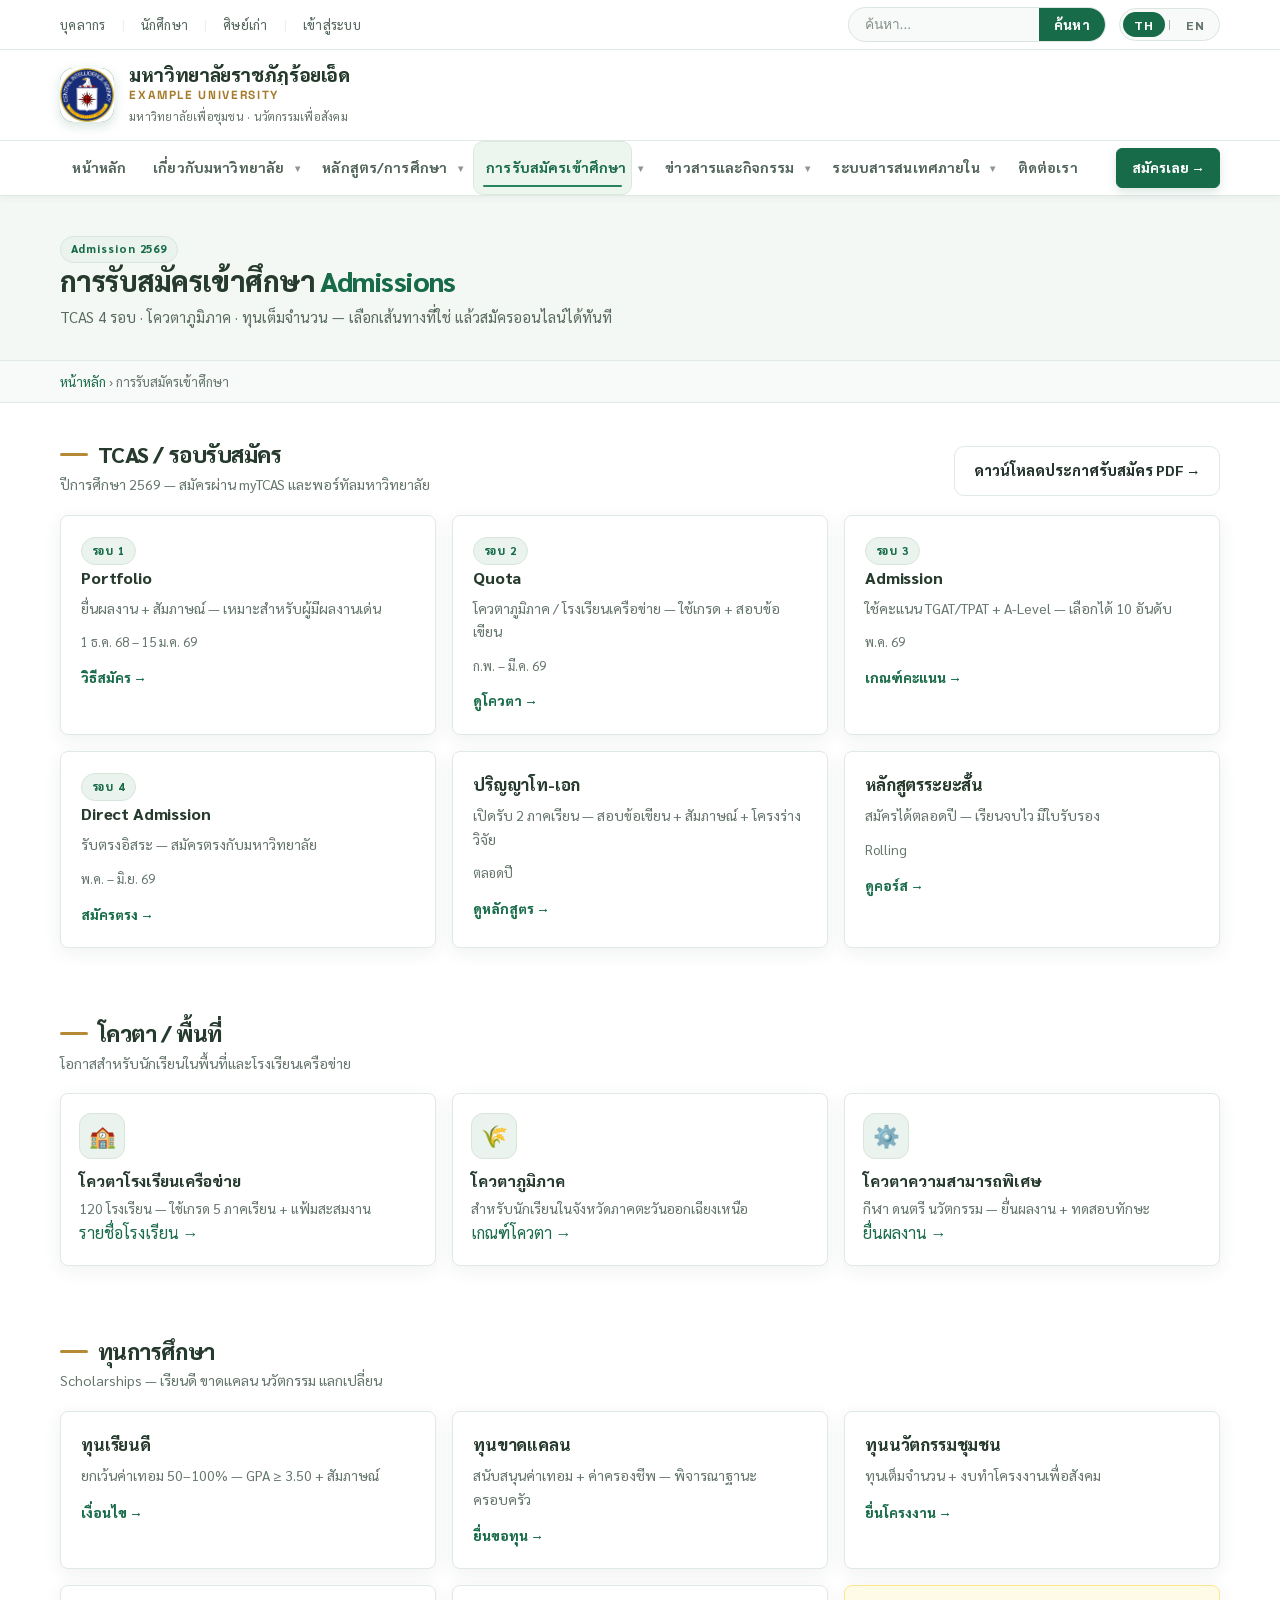
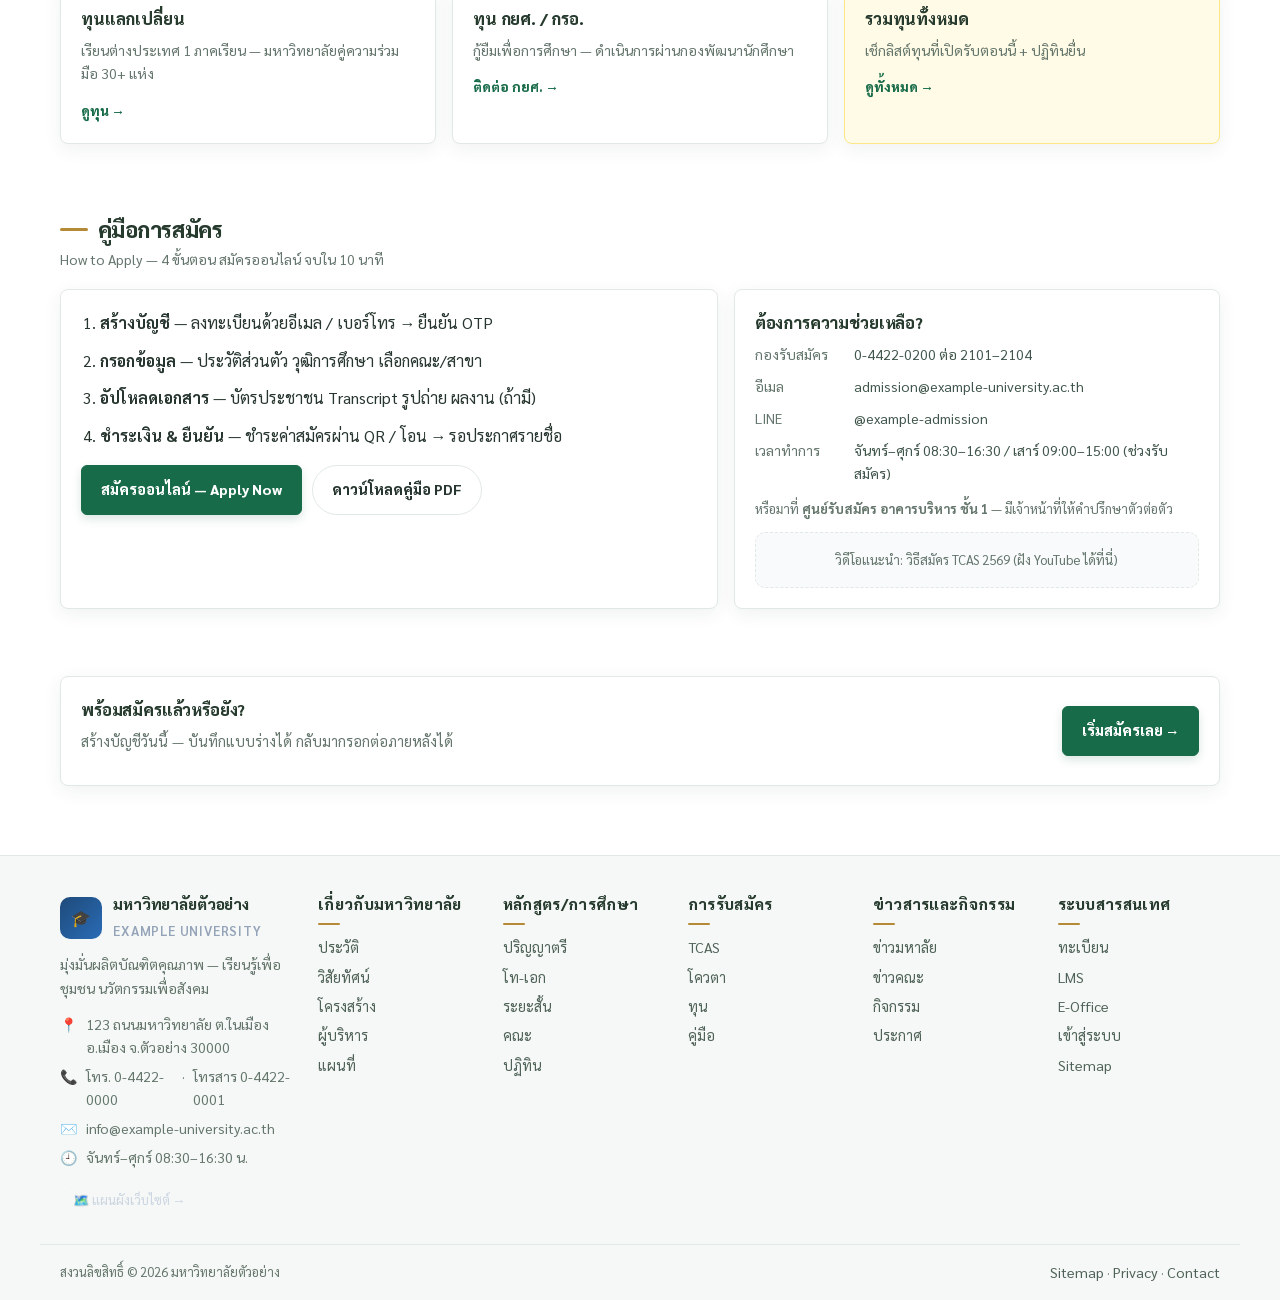
<file: admission.html>
<!DOCTYPE html>
<html lang="th">
<head>
  <meta charset="UTF-8"><meta name="viewport" content="width=device-width, initial-scale=1.0">
  <title>การรับสมัครเข้าศึกษา — มหาวิทยาลัยตัวอย่าง</title>
  <link href="https://fonts.googleapis.com/css2?family=Sarabun:wght@400;600;700;800&display=swap" rel="stylesheet">
  <link rel="stylesheet" href="html/css/style.css"><script src="html/js/app.js" defer></script>
</head>
<body>
<div class="top-bar"><div class="top-bar-inner">
  <div class="top-links">
    <a href="personnel.html" data-i18n="top_personnel">บุคลากร</a><span class="top-divider">|</span>
    <a href="students.html" data-i18n="top_student">นักศึกษา</a><span class="top-divider">|</span>
    <a href="alumni.html" data-i18n="top_alumni">ศิษย์เก่า</a><span class="top-divider">|</span>
    <a href="login.html" data-i18n="top_login">เข้าสู่ระบบ</a>
  </div>
  <div class="top-actions">
    <form class="search-box" data-search-form><input type="search" data-i18n-placeholder="search_placeholder" placeholder="ค้นหา..."><button type="submit" data-i18n="search_btn">ค้นหา</button></form>
    <div class="lang-switcher"><button type="button" data-lang="th" class="active">TH</button><span>|</span><button type="button" data-lang="en">EN</button></div>
  </div>
</div></div>
<header class="header-main"><div class="header-main-inner">
  <a href="index.html" class="brand"><div class="brand-emblem"><img src="img/images.png" alt="ตราสัญลักษณ์มหาวิทยาลัยราชภัฏร้อยเอ็ด"></div><div class="brand-text"><h1 data-i18n="brand_title">มหาวิทยาลัยตัวอย่าง</h1><p data-i18n="brand_subtitle">EXAMPLE UNIVERSITY</p><small data-i18n="brand_desc">มหาวิทยาลัยเพื่อชุมชน · นวัตกรรมเพื่อสังคม</small></div></a>
  <button id="hamburger" class="hamburger" aria-expanded="false" aria-controls="mobile-panel"><span></span><span></span><span></span></button>
</div>
<div id="mobile-panel" class="mobile-panel">
  <form class="search-box" data-search-form><input type="search" data-i18n-placeholder="search_placeholder" placeholder="ค้นหา..."><button type="submit" data-i18n="search_btn">ค้นหา</button></form>
  <ul class="mobile-nav">
    <li><a href="index.html">หน้าหลัก</a></li>
    <li><a href="about.html">เกี่ยวกับมหาวิทยาลัย</a></li><li><a href="programs.html">หลักสูตร/การศึกษา</a></li><li><a href="admission.html">การรับสมัครเข้าศึกษา</a></li><li><a href="news.html">ข่าวสารและกิจกรรม</a></li><li><a href="intranet.html">ระบบสารสนเทศภายใน</a></li><li><a href="contact.html">ติดต่อเรา</a></li>
  </ul>
</div></header>
<nav class="main-nav" aria-label="เมนูหลัก"><div class="main-nav-inner">
  <ul class="nav-links">
    <li><a href="index.html" data-i18n="nav_home">หน้าหลัก</a></li>
    <li class="has-dropdown">
        <a href="about.html" data-i18n="nav_about">เกี่ยวกับมหาวิทยาลัย</a>
        <button class="nav-toggle" aria-expanded="false" aria-label="เปิดเมนูย่อย"><span class="caret">▾</span></button><ul class="dropdown"><li><a href="about.html">ประวัติ</a></li><li><a href="about.html#vision">วิสัยทัศน์</a></li><li><a href="about.html#structure">โครงสร้าง</a></li><li><a href="about.html#leaders">ผู้บริหาร</a></li><li><a href="about.html#map">แผนที่</a></li></ul></li>
    <li class="has-dropdown">
        <a href="programs.html" data-i18n="nav_programs">หลักสูตร/การศึกษา</a>
        <button class="nav-toggle" aria-expanded="false" aria-label="เปิดเมนูย่อย"><span class="caret">▾</span></button><ul class="dropdown"><li><a href="programs.html">ปริญญาตรี</a></li><li><a href="programs.html#graduate">โท-เอก</a></li><li><a href="programs.html#short">ระยะสั้น</a></li><li><a href="programs.html#faculties">คณะ</a></li><li><a href="programs.html#calendar">ปฏิทิน</a></li></ul></li>
    <li class="active has-dropdown">
        <a href="admission.html" data-i18n="nav_admission">การรับสมัครเข้าศึกษา</a>
        <button class="nav-toggle" aria-expanded="false" aria-label="เปิดเมนูย่อย"><span class="caret">▾</span></button><ul class="dropdown"><li><a href="#tcas">TCAS / รอบรับสมัคร</a></li><li><a href="#quota">โควตา / พื้นที่</a></li><li><a href="#scholar">ทุนการศึกษา</a></li><li><a href="#guide">คู่มือการสมัคร</a></li></ul></li>
    <li class="has-dropdown">
        <a href="news.html" data-i18n="nav_news">ข่าวสารและกิจกรรม</a>
        <button class="nav-toggle" aria-expanded="false" aria-label="เปิดเมนูย่อย"><span class="caret">▾</span></button><ul class="dropdown"><li><a href="news.html">ข่าวมหาวิทยาลัย</a></li><li><a href="news.html#events">กิจกรรม</a></li><li><a href="news.html#announce">ประกาศ</a></li></ul></li>
    <li class="has-dropdown">
        <a href="intranet.html" data-i18n="nav_intranet">ระบบสารสนเทศภายใน</a>
        <button class="nav-toggle" aria-expanded="false" aria-label="เปิดเมนูย่อย"><span class="caret">▾</span></button><ul class="dropdown"><li><a href="intranet.html">ทะเบียน</a></li><li><a href="intranet.html">LMS</a></li><li><a href="intranet.html">E-Office</a></li></ul></li>
    <li><a href="contact.html" data-i18n="nav_contact">ติดต่อเรา</a></li>
  </ul><a href="#guide" class="btn btn-primary" style="padding:.5rem .95rem;font-size:.84rem">สมัครเลย →</a>
</div></nav>

<div class="page-hero"><div class="page-hero-inner"><span class="badge">Admission 2569</span><h1>การรับสมัครเข้าศึกษา <span>Admissions</span></h1><p>TCAS 4 รอบ · โควตาภูมิภาค · ทุนเต็มจำนวน — เลือกเส้นทางที่ใช่ แล้วสมัครออนไลน์ได้ทันที</p></div></div>
<div class="breadcrumb"><div class="breadcrumb-inner"><a href="index.html" data-i18n="breadcrumb_home">หน้าหลัก</a> › การรับสมัครเข้าศึกษา</div></div>
<div class="container">
  <p id="search-result-msg" hidden style="margin:1rem 0;background:#fef9c3;border:1px solid #fde68a;padding:.6rem .8rem;border-radius:10px;font-size:.9rem"></p>

  <section id="tcas" class="section">
    <div class="section-head"><div><h2>TCAS / รอบรับสมัคร</h2><p>ปีการศึกษา 2569 — สมัครผ่าน myTCAS และพอร์ทัลมหาวิทยาลัย</p></div><a href="#guide" class="btn" style="background:#fff;border:1px solid var(--line);border-radius:10px">ดาวน์โหลดประกาศรับสมัคร PDF →</a></div>
    <div class="cards">
      <div class="card" data-searchable><span class="badge">รอบ 1</span><h3>Portfolio</h3><p>ยื่นผลงาน + สัมภาษณ์ — เหมาะสำหรับผู้มีผลงานเด่น</p><p style="font-size:.82rem;color:var(--muted)">1 ธ.ค. 68 – 15 ม.ค. 69</p><a class="link" href="#guide">วิธีสมัคร →</a></div>
      <div class="card" data-searchable><span class="badge">รอบ 2</span><h3>Quota</h3><p>โควตาภูมิภาค / โรงเรียนเครือข่าย — ใช้เกรด + สอบข้อเขียน</p><p style="font-size:.82rem;color:var(--muted)">ก.พ. – มี.ค. 69</p><a class="link" href="#quota">ดูโควตา →</a></div>
      <div class="card" data-searchable><span class="badge">รอบ 3</span><h3>Admission</h3><p>ใช้คะแนน TGAT/TPAT + A-Level — เลือกได้ 10 อันดับ</p><p style="font-size:.82rem;color:var(--muted)">พ.ค. 69</p><a class="link" href="#tcas">เกณฑ์คะแนน →</a></div>
      <div class="card" data-searchable><span class="badge">รอบ 4</span><h3>Direct Admission</h3><p>รับตรงอิสระ — สมัครตรงกับมหาวิทยาลัย</p><p style="font-size:.82rem;color:var(--muted)">พ.ค. – มิ.ย. 69</p><a class="link" href="#guide">สมัครตรง →</a></div>
      <div class="card" data-searchable><h3>ปริญญาโท-เอก</h3><p>เปิดรับ 2 ภาคเรียน — สอบข้อเขียน + สัมภาษณ์ + โครงร่างวิจัย</p><p style="font-size:.82rem;color:var(--muted)">ตลอดปี</p><a class="link" href="programs.html#graduate">ดูหลักสูตร →</a></div>
      <div class="card" data-searchable><h3>หลักสูตรระยะสั้น</h3><p>สมัครได้ตลอดปี — เรียนจบไว มีใบรับรอง</p><p style="font-size:.82rem;color:var(--muted)">Rolling</p><a class="link" href="programs.html#short">ดูคอร์ส →</a></div>
    </div>
  </section>

  <section id="quota" class="section">
    <div class="section-head"><div><h2>โควตา / พื้นที่</h2><p>โอกาสสำหรับนักเรียนในพื้นที่และโรงเรียนเครือข่าย</p></div></div>
    <div class="intranet-grid">
      <div class="app-tile" data-searchable><div class="app-icon">🏫</div><h3>โควตาโรงเรียนเครือข่าย</h3><p>120 โรงเรียน — ใช้เกรด 5 ภาคเรียน + แฟ้มสะสมงาน</p><a class="link" href="#quota">รายชื่อโรงเรียน →</a></div>
      <div class="app-tile" data-searchable><div class="app-icon">🌾</div><h3>โควตาภูมิภาค</h3><p>สำหรับนักเรียนในจังหวัดภาคตะวันออกเฉียงเหนือ</p><a class="link" href="#quota">เกณฑ์โควตา →</a></div>
      <div class="app-tile" data-searchable><div class="app-icon">⚙️</div><h3>โควตาความสามารถพิเศษ</h3><p>กีฬา ดนตรี นวัตกรรม — ยื่นผลงาน + ทดสอบทักษะ</p><a class="link" href="#quota">ยื่นผลงาน →</a></div>
    </div>
  </section>

  <section id="scholar" class="section">
    <div class="section-head"><div><h2>ทุนการศึกษา</h2><p>Scholarships — เรียนดี ขาดแคลน นวัตกรรม แลกเปลี่ยน</p></div></div>
    <div class="cards">
      <div class="card" data-searchable><h3>ทุนเรียนดี</h3><p>ยกเว้นค่าเทอม 50–100% — GPA ≥ 3.50 + สัมภาษณ์</p><a class="link" href="#scholar">เงื่อนไข →</a></div>
      <div class="card" data-searchable><h3>ทุนขาดแคลน</h3><p>สนับสนุนค่าเทอม + ค่าครองชีพ — พิจารณาฐานะครอบครัว</p><a class="link" href="#scholar">ยื่นขอทุน →</a></div>
      <div class="card" data-searchable><h3>ทุนนวัตกรรมชุมชน</h3><p>ทุนเต็มจำนวน + งบทำโครงงานเพื่อสังคม</p><a class="link" href="#scholar">ยื่นโครงงาน →</a></div>
      <div class="card" data-searchable><h3>ทุนแลกเปลี่ยน</h3><p>เรียนต่างประเทศ 1 ภาคเรียน — มหาวิทยาลัยคู่ความร่วมมือ 30+ แห่ง</p><a class="link" href="#scholar">ดูทุน →</a></div>
      <div class="card" data-searchable><h3>ทุน กยศ. / กรอ.</h3><p>กู้ยืมเพื่อการศึกษา — ดำเนินการผ่านกองพัฒนานักศึกษา</p><a class="link" href="students.html">ติดต่อ กยศ. →</a></div>
      <div class="card" data-searchable style="background:#fffbe6;border-color:#fde68a"><h3>รวมทุนทั้งหมด</h3><p>เช็กลิสต์ทุนที่เปิดรับตอนนี้ + ปฏิทินยื่น</p><a class="link" href="#scholar">ดูทั้งหมด →</a></div>
    </div>
  </section>

  <section id="guide" class="section">
    <div class="section-head"><div><h2>คู่มือการสมัคร</h2><p>How to Apply — 4 ขั้นตอน สมัครออนไลน์ จบใน 10 นาที</p></div></div>
    <div class="content-grid">
      <div class="card" data-searchable>
        <ol style="display:grid;gap:.7rem;padding-left:1.2rem">
          <li><strong>สร้างบัญชี</strong> — ลงทะเบียนด้วยอีเมล / เบอร์โทร → ยืนยัน OTP</li>
          <li><strong>กรอกข้อมูล</strong> — ประวัติส่วนตัว วุฒิการศึกษา เลือกคณะ/สาขา</li>
          <li><strong>อัปโหลดเอกสาร</strong> — บัตรประชาชน Transcript รูปถ่าย ผลงาน (ถ้ามี)</li>
          <li><strong>ชำระเงิน & ยืนยัน</strong> — ชำระค่าสมัครผ่าน QR / โอน → รอประกาศรายชื่อ</li>
        </ol>
        <div style="display:flex;gap:.6rem;flex-wrap:wrap;margin-top:1rem">
          <a href="login.html" class="btn btn-primary">สมัครออนไลน์ — Apply Now</a>
          <a href="#guide" class="btn" style="background:#fff;border:1px solid var(--line);border-radius:999px">ดาวน์โหลดคู่มือ PDF</a>
        </div>
      </div>
      <div class="card" data-searchable>
        <h3>ต้องการความช่วยเหลือ?</h3>
        <ul class="kv">
          <li><span class="k">กองรับสมัคร</span><span>0-4422-0200 ต่อ 2101–2104</span></li>
          <li><span class="k">อีเมล</span><span>admission@example-university.ac.th</span></li>
          <li><span class="k">LINE</span><span>@example-admission</span></li>
          <li><span class="k">เวลาทำการ</span><span>จันทร์–ศุกร์ 08:30–16:30 / เสาร์ 09:00–15:00 (ช่วงรับสมัคร)</span></li>
        </ul>
        <p style="font-size:.82rem;color:var(--muted);margin-top:.8rem">หรือมาที่ <strong>ศูนย์รับสมัคร อาคารบริหาร ชั้น 1</strong> — มีเจ้าหน้าที่ให้คำปรึกษาตัวต่อตัว</p>
        <div style="background:#f8fafc;border:1px dashed var(--line);border-radius:10px;padding:1rem;text-align:center;color:var(--muted);font-size:.82rem;margin-top:.8rem">วิดีโอแนะนำ: วิธีสมัคร TCAS 2569 (ฝัง YouTube ได้ที่นี่)</div>
      </div>
    </div>
  </section>

  <section class="section">
    <div class="card" data-searchable style="display:flex;justify-content:space-between;align-items:center;flex-wrap:wrap;gap:1rem">
      <div><h3>พร้อมสมัครแล้วหรือยัง?</h3><p style="color:var(--muted);font-size:.9rem">สร้างบัญชีวันนี้ — บันทึกแบบร่างได้ กลับมากรอกต่อภายหลังได้</p></div>
      <a href="login.html" class="btn btn-primary">เริ่มสมัครเลย →</a>
    </div>
  </section>
</div>
<footer class="site-footer">
  <div class="footer-top">
    <div class="footer-brand"><div style="display:flex;align-items:center;gap:.7rem;margin-bottom:.6rem"><div style="width:42px;height:42px;border-radius:10px;background:linear-gradient(135deg,#1e4a7a,#2a6cb6);display:grid;place-items:center">🎓</div><div><h4 style="margin:0">มหาวิทยาลัยตัวอย่าง</h4><small style="color:#94a3b8;letter-spacing:.06em;font-weight:600">EXAMPLE UNIVERSITY</small></div></div><p>มุ่งมั่นผลิตบัณฑิตคุณภาพ — เรียนรู้เพื่อชุมชน นวัตกรรมเพื่อสังคม</p>
      <ul class="footer-contact"><li><span>📍</span><span>123 ถนนมหาวิทยาลัย ต.ในเมือง อ.เมือง จ.ตัวอย่าง 30000</span></li><li><span>📞</span><span>โทร. 0-4422-0000</span> · <span>โทรสาร 0-4422-0001</span></li><li><span>✉️</span><span>info@example-university.ac.th</span></li><li><span>🕘</span><span>จันทร์–ศุกร์ 08:30–16:30 น.</span></li></ul><a href="sitemap.html" style="display:inline-block;margin-top:.8rem;background:rgba(255,255,255,.08);border:1px solid rgba(255,255,255,.15);padding:.4rem .75rem;border-radius:999px;font-size:.82rem;color:#cbd5e1">🗺️ แผนผังเว็บไซต์ →</a></div>
    <div class="footer-col"><h4>เกี่ยวกับมหาวิทยาลัย</h4><ul><li><a href="about.html">ประวัติ</a></li><li><a href="about.html#vision">วิสัยทัศน์</a></li><li><a href="about.html#structure">โครงสร้าง</a></li><li><a href="about.html#leaders">ผู้บริหาร</a></li><li><a href="about.html#map">แผนที่</a></li></ul></div>
    <div class="footer-col"><h4>หลักสูตร/การศึกษา</h4><ul><li><a href="programs.html">ปริญญาตรี</a></li><li><a href="programs.html#graduate">โท-เอก</a></li><li><a href="programs.html#short">ระยะสั้น</a></li><li><a href="programs.html#faculties">คณะ</a></li><li><a href="programs.html#calendar">ปฏิทิน</a></li></ul></div>
    <div class="footer-col"><h4>การรับสมัคร</h4><ul><li><a href="admission.html">TCAS</a></li><li><a href="admission.html#quota">โควตา</a></li><li><a href="admission.html#scholar">ทุน</a></li><li><a href="admission.html#guide">คู่มือ</a></li></ul></div>
    <div class="footer-col"><h4>ข่าวสารและกิจกรรม</h4><ul><li><a href="news.html">ข่าวมหาลัย</a></li><li><a href="news.html#faculty">ข่าวคณะ</a></li><li><a href="news.html#events">กิจกรรม</a></li><li><a href="news.html#announce">ประกาศ</a></li></ul></div>
    <div class="footer-col"><h4>ระบบสารสนเทศ</h4><ul><li><a href="intranet.html">ทะเบียน</a></li><li><a href="intranet.html">LMS</a></li><li><a href="intranet.html">E-Office</a></li><li><a href="login.html">เข้าสู่ระบบ</a></li><li><a href="sitemap.html">Sitemap</a></li></ul></div>
  </div>
  <div class="footer-bottom"><span>สงวนลิขสิทธิ์ © 2026 มหาวิทยาลัยตัวอย่าง</span><span><a href="sitemap.html">Sitemap</a> · <a href="contact.html">Privacy</a> · <a href="contact.html">Contact</a></span></div>
</footer>
</body>
</html>
</file>
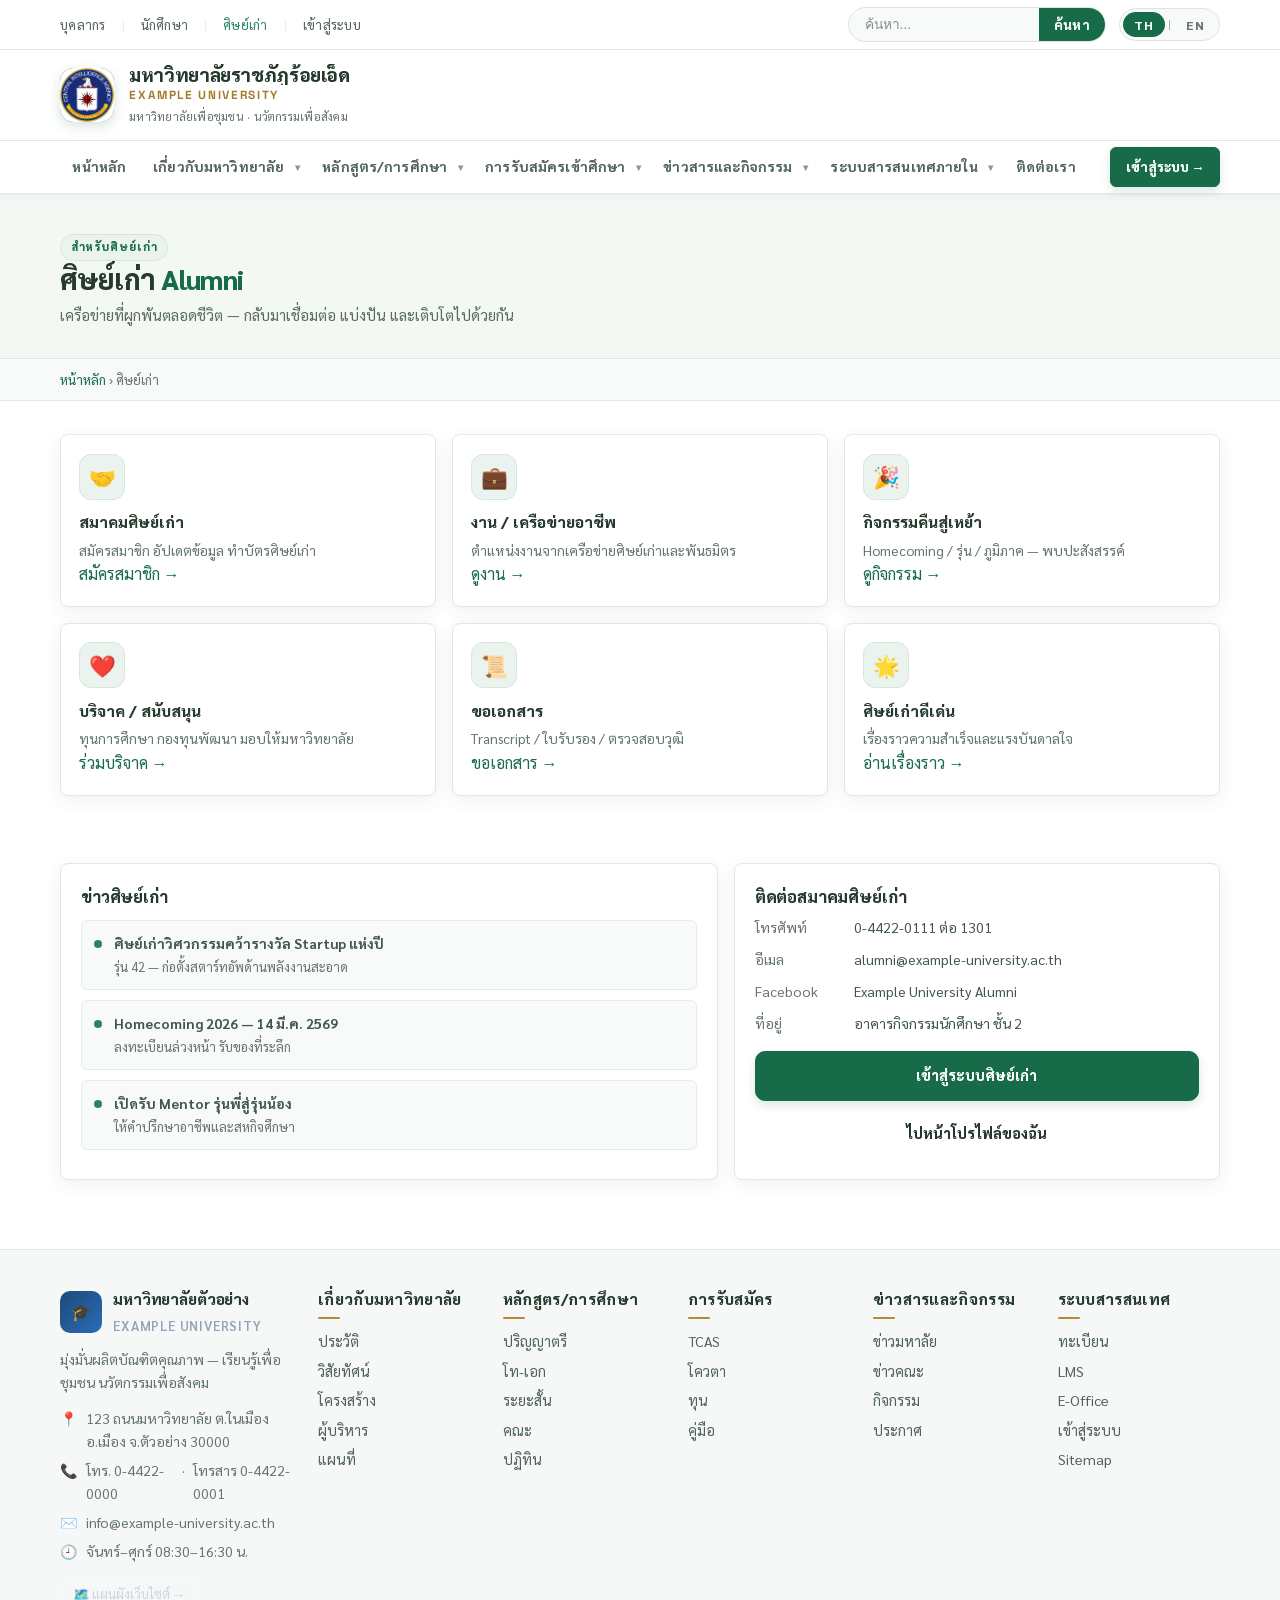
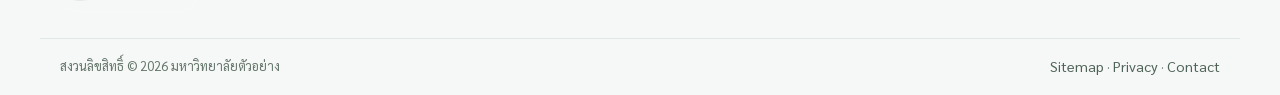
<file: alumni.html>
<!DOCTYPE html>
<html lang="th">
<head>
  <meta charset="UTF-8"><meta name="viewport" content="width=device-width, initial-scale=1.0">
  <title>ศิษย์เก่า — มหาวิทยาลัยตัวอย่าง</title>
  <link href="https://fonts.googleapis.com/css2?family=Sarabun:wght@400;600;700;800&display=swap" rel="stylesheet">
  <link rel="stylesheet" href="html/css/style.css"><script src="html/js/app.js" defer></script>
</head>
<body>
<div class="top-bar"><div class="top-bar-inner">
  <div class="top-links">
    <a href="personnel.html" data-i18n="top_personnel">บุคลากร</a><span class="top-divider">|</span>
    <a href="students.html" data-i18n="top_student">นักศึกษา</a><span class="top-divider">|</span>
    <a href="alumni.html" class="active" data-i18n="top_alumni">ศิษย์เก่า</a><span class="top-divider">|</span>
    <a href="login.html" data-i18n="top_login">เข้าสู่ระบบ</a>
  </div>
  <div class="top-actions">
    <form class="search-box" data-search-form><input type="search" data-i18n-placeholder="search_placeholder" placeholder="ค้นหา..."><button type="submit" data-i18n="search_btn">ค้นหา</button></form>
    <div class="lang-switcher"><button type="button" data-lang="th" class="active">TH</button><span>|</span><button type="button" data-lang="en">EN</button></div>
  </div>
</div></div>
<header class="header-main"><div class="header-main-inner">
  <a href="index.html" class="brand"><div class="brand-emblem"><img src="img/images.png" alt="ตราสัญลักษณ์มหาวิทยาลัยราชภัฏร้อยเอ็ด"></div><div class="brand-text"><h1 data-i18n="brand_title">มหาวิทยาลัยตัวอย่าง</h1><p data-i18n="brand_subtitle">EXAMPLE UNIVERSITY</p><small data-i18n="brand_desc">มหาวิทยาลัยเพื่อชุมชน · นวัตกรรมเพื่อสังคม</small></div></a>
  <button id="hamburger" class="hamburger" aria-expanded="false" aria-controls="mobile-panel"><span></span><span></span><span></span></button>
</div>
<div id="mobile-panel" class="mobile-panel">
  <form class="search-box" data-search-form><input type="search" data-i18n-placeholder="search_placeholder" placeholder="ค้นหา..."><button type="submit" data-i18n="search_btn">ค้นหา</button></form>
  <ul class="mobile-nav">
    <li><a href="index.html">หน้าหลัก</a></li><li><a href="alumni.html">ศิษย์เก่า</a></li>
    <li><a href="about.html">เกี่ยวกับมหาวิทยาลัย</a></li><li><a href="programs.html">หลักสูตร/การศึกษา</a></li><li><a href="admission.html">การรับสมัคร</a></li><li><a href="news.html">ข่าวสารและกิจกรรม</a></li><li><a href="intranet.html">ระบบสารสนเทศภายใน</a></li><li><a href="contact.html">ติดต่อเรา</a></li>
  </ul>
</div></header>
<nav class="main-nav" aria-label="เมนูหลัก"><div class="main-nav-inner">
  <ul class="nav-links">
    <li><a href="index.html" data-i18n="nav_home">หน้าหลัก</a></li>
    <li class="has-dropdown">
        <a href="about.html" data-i18n="nav_about">เกี่ยวกับมหาวิทยาลัย</a>
        <button class="nav-toggle" aria-expanded="false" aria-label="เปิดเมนูย่อย"><span class="caret">▾</span></button><ul class="dropdown"><li><a href="about.html">ประวัติ</a></li><li><a href="about.html#vision">วิสัยทัศน์</a></li><li><a href="about.html#structure">โครงสร้าง</a></li><li><a href="about.html#leaders">ผู้บริหาร</a></li><li><a href="about.html#map">แผนที่</a></li></ul></li>
    <li class="has-dropdown">
        <a href="programs.html" data-i18n="nav_programs">หลักสูตร/การศึกษา</a>
        <button class="nav-toggle" aria-expanded="false" aria-label="เปิดเมนูย่อย"><span class="caret">▾</span></button><ul class="dropdown"><li><a href="programs.html">ปริญญาตรี</a></li><li><a href="programs.html#graduate">บัณฑิตศึกษา</a></li><li><a href="programs.html#short">ระยะสั้น</a></li><li><a href="programs.html#faculties">คณะ</a></li></ul></li>
    <li class="has-dropdown">
        <a href="admission.html" data-i18n="nav_admission">การรับสมัครเข้าศึกษา</a>
        <button class="nav-toggle" aria-expanded="false" aria-label="เปิดเมนูย่อย"><span class="caret">▾</span></button><ul class="dropdown"><li><a href="admission.html">TCAS</a></li><li><a href="admission.html#scholar">ทุน</a></li><li><a href="admission.html#guide">คู่มือ</a></li></ul></li>
    <li class="has-dropdown">
        <a href="news.html" data-i18n="nav_news">ข่าวสารและกิจกรรม</a>
        <button class="nav-toggle" aria-expanded="false" aria-label="เปิดเมนูย่อย"><span class="caret">▾</span></button><ul class="dropdown"><li><a href="news.html">ข่าวมหาวิทยาลัย</a></li><li><a href="news.html#events">กิจกรรม</a></li><li><a href="news.html#announce">ประกาศ</a></li></ul></li>
    <li class="has-dropdown">
        <a href="intranet.html" data-i18n="nav_intranet">ระบบสารสนเทศภายใน</a>
        <button class="nav-toggle" aria-expanded="false" aria-label="เปิดเมนูย่อย"><span class="caret">▾</span></button><ul class="dropdown"><li><a href="intranet.html">ทะเบียน</a></li><li><a href="intranet.html">LMS</a></li><li><a href="intranet.html">E-Office</a></li></ul></li>
    <li><a href="contact.html" data-i18n="nav_contact">ติดต่อเรา</a></li>
  </ul><a href="login.html" class="btn btn-primary" style="padding:.5rem .95rem;font-size:.84rem">เข้าสู่ระบบ →</a>
</div></nav>

<div class="page-hero"><div class="page-hero-inner"><span class="badge">สำหรับศิษย์เก่า</span><h1>ศิษย์เก่า <span>Alumni</span></h1><p>เครือข่ายที่ผูกพันตลอดชีวิต — กลับมาเชื่อมต่อ แบ่งปัน และเติบโตไปด้วยกัน</p></div></div>
<div class="breadcrumb"><div class="breadcrumb-inner"><a href="index.html">หน้าหลัก</a> › ศิษย์เก่า</div></div>
<div class="container">
  <p id="search-result-msg" hidden style="margin:1rem 0;background:#fef9c3;border:1px solid #fde68a;padding:.6rem .8rem;border-radius:10px;font-size:.9rem"></p>

  <div class="section">
    <div class="intranet-grid">
      <div class="app-tile" data-searchable><div class="app-icon">🤝</div><h3>สมาคมศิษย์เก่า</h3><p>สมัครสมาชิก อัปเดตข้อมูล ทำบัตรศิษย์เก่า</p><a class="link" href="contact.html">สมัครสมาชิก →</a></div>
      <div class="app-tile" data-searchable><div class="app-icon">💼</div><h3>งาน / เครือข่ายอาชีพ</h3><p>ตำแหน่งงานจากเครือข่ายศิษย์เก่าและพันธมิตร</p><a class="link" href="news.html#announce">ดูงาน →</a></div>
      <div class="app-tile" data-searchable><div class="app-icon">🎉</div><h3>กิจกรรมคืนสู่เหย้า</h3><p>Homecoming / รุ่น / ภูมิภาค — พบปะสังสรรค์</p><a class="link" href="news.html#events">ดูกิจกรรม →</a></div>
      <div class="app-tile" data-searchable><div class="app-icon">❤️</div><h3>บริจาค / สนับสนุน</h3><p>ทุนการศึกษา กองทุนพัฒนา มอบให้มหาวิทยาลัย</p><a class="link" href="contact.html">ร่วมบริจาค →</a></div>
      <div class="app-tile" data-searchable><div class="app-icon">📜</div><h3>ขอเอกสาร</h3><p>Transcript / ใบรับรอง / ตรวจสอบวุฒิ</p><a class="link" href="intranet.html">ขอเอกสาร →</a></div>
      <div class="app-tile" data-searchable><div class="app-icon">🌟</div><h3>ศิษย์เก่าดีเด่น</h3><p>เรื่องราวความสำเร็จและแรงบันดาลใจ</p><a class="link" href="news.html">อ่านเรื่องราว →</a></div>
    </div>
  </div>

  <div class="section">
    <div class="content-grid">
      <div class="card" data-searchable>
        <h3>ข่าวศิษย์เก่า</h3>
        <ul class="mini-list" style="margin-top:.6rem">
          <li><span class="dot"></span><span><strong>ศิษย์เก่าวิศวกรรมคว้ารางวัล Startup แห่งปี</strong><br><span style="color:var(--muted);font-size:.82rem">รุ่น 42 — ก่อตั้งสตาร์ทอัพด้านพลังงานสะอาด</span></span></li>
          <li><span class="dot"></span><span><strong>Homecoming 2026 — 14 มี.ค. 2569</strong><br><span style="color:var(--muted);font-size:.82rem">ลงทะเบียนล่วงหน้า รับของที่ระลึก</span></span></li>
          <li><span class="dot"></span><span><strong>เปิดรับ Mentor รุ่นพี่สู่รุ่นน้อง</strong><br><span style="color:var(--muted);font-size:.82rem">ให้คำปรึกษาอาชีพและสหกิจศึกษา</span></span></li>
        </ul>
      </div>
      <div class="card" data-searchable>
        <h3>ติดต่อสมาคมศิษย์เก่า</h3>
        <ul class="kv">
          <li><span class="k">โทรศัพท์</span><span>0-4422-0111 ต่อ 1301</span></li>
          <li><span class="k">อีเมล</span><span>alumni@example-university.ac.th</span></li>
          <li><span class="k">Facebook</span><span>Example University Alumni</span></li>
          <li><span class="k">ที่อยู่</span><span>อาคารกิจกรรมนักศึกษา ชั้น 2</span></li>
        </ul>
        <a href="login.html" class="btn btn-primary" style="margin-top:1rem;width:100%;border-radius:10px">เข้าสู่ระบบศิษย์เก่า</a>
        <a href="intranet.php" class="btn" style="margin-top:.5rem;width:100%;border-radius:10px">ไปหน้าโปรไฟล์ของฉัน</a>
      </div>
    </div>
  </div>
</div>

<footer class="site-footer">
  <div class="footer-top">
    <div class="footer-brand"><div style="display:flex;align-items:center;gap:.7rem;margin-bottom:.6rem"><div style="width:42px;height:42px;border-radius:10px;background:linear-gradient(135deg,#1e4a7a,#2a6cb6);display:grid;place-items:center">🎓</div><div><h4 style="margin:0">มหาวิทยาลัยตัวอย่าง</h4><small style="color:#94a3b8;letter-spacing:.06em;font-weight:600">EXAMPLE UNIVERSITY</small></div></div><p>มุ่งมั่นผลิตบัณฑิตคุณภาพ — เรียนรู้เพื่อชุมชน นวัตกรรมเพื่อสังคม</p>
      <ul class="footer-contact"><li><span>📍</span><span>123 ถนนมหาวิทยาลัย ต.ในเมือง อ.เมือง จ.ตัวอย่าง 30000</span></li><li><span>📞</span><span>โทร. 0-4422-0000</span> · <span>โทรสาร 0-4422-0001</span></li><li><span>✉️</span><span>info@example-university.ac.th</span></li><li><span>🕘</span><span>จันทร์–ศุกร์ 08:30–16:30 น.</span></li></ul><a href="sitemap.html" style="display:inline-block;margin-top:.8rem;background:rgba(255,255,255,.08);border:1px solid rgba(255,255,255,.15);padding:.4rem .75rem;border-radius:999px;font-size:.82rem;color:#cbd5e1">🗺️ แผนผังเว็บไซต์ →</a></div>
    <div class="footer-col"><h4>เกี่ยวกับมหาวิทยาลัย</h4><ul><li><a href="about.html">ประวัติ</a></li><li><a href="about.html#vision">วิสัยทัศน์</a></li><li><a href="about.html#structure">โครงสร้าง</a></li><li><a href="about.html#leaders">ผู้บริหาร</a></li><li><a href="about.html#map">แผนที่</a></li></ul></div>
    <div class="footer-col"><h4>หลักสูตร/การศึกษา</h4><ul><li><a href="programs.html">ปริญญาตรี</a></li><li><a href="programs.html#graduate">โท-เอก</a></li><li><a href="programs.html#short">ระยะสั้น</a></li><li><a href="programs.html#faculties">คณะ</a></li><li><a href="programs.html#calendar">ปฏิทิน</a></li></ul></div>
    <div class="footer-col"><h4>การรับสมัคร</h4><ul><li><a href="admission.html">TCAS</a></li><li><a href="admission.html#quota">โควตา</a></li><li><a href="admission.html#scholar">ทุน</a></li><li><a href="admission.html#guide">คู่มือ</a></li></ul></div>
    <div class="footer-col"><h4>ข่าวสารและกิจกรรม</h4><ul><li><a href="news.html">ข่าวมหาลัย</a></li><li><a href="news.html#faculty">ข่าวคณะ</a></li><li><a href="news.html#events">กิจกรรม</a></li><li><a href="news.html#announce">ประกาศ</a></li></ul></div>
    <div class="footer-col"><h4>ระบบสารสนเทศ</h4><ul><li><a href="intranet.html">ทะเบียน</a></li><li><a href="intranet.html">LMS</a></li><li><a href="intranet.html">E-Office</a></li><li><a href="login.html">เข้าสู่ระบบ</a></li><li><a href="sitemap.html">Sitemap</a></li></ul></div>
  </div>
  <div class="footer-bottom"><span>สงวนลิขสิทธิ์ © 2026 มหาวิทยาลัยตัวอย่าง</span><span><a href="sitemap.html">Sitemap</a> · <a href="contact.html">Privacy</a> · <a href="contact.html">Contact</a></span></div>
</footer>
</body>
</html>
</file>
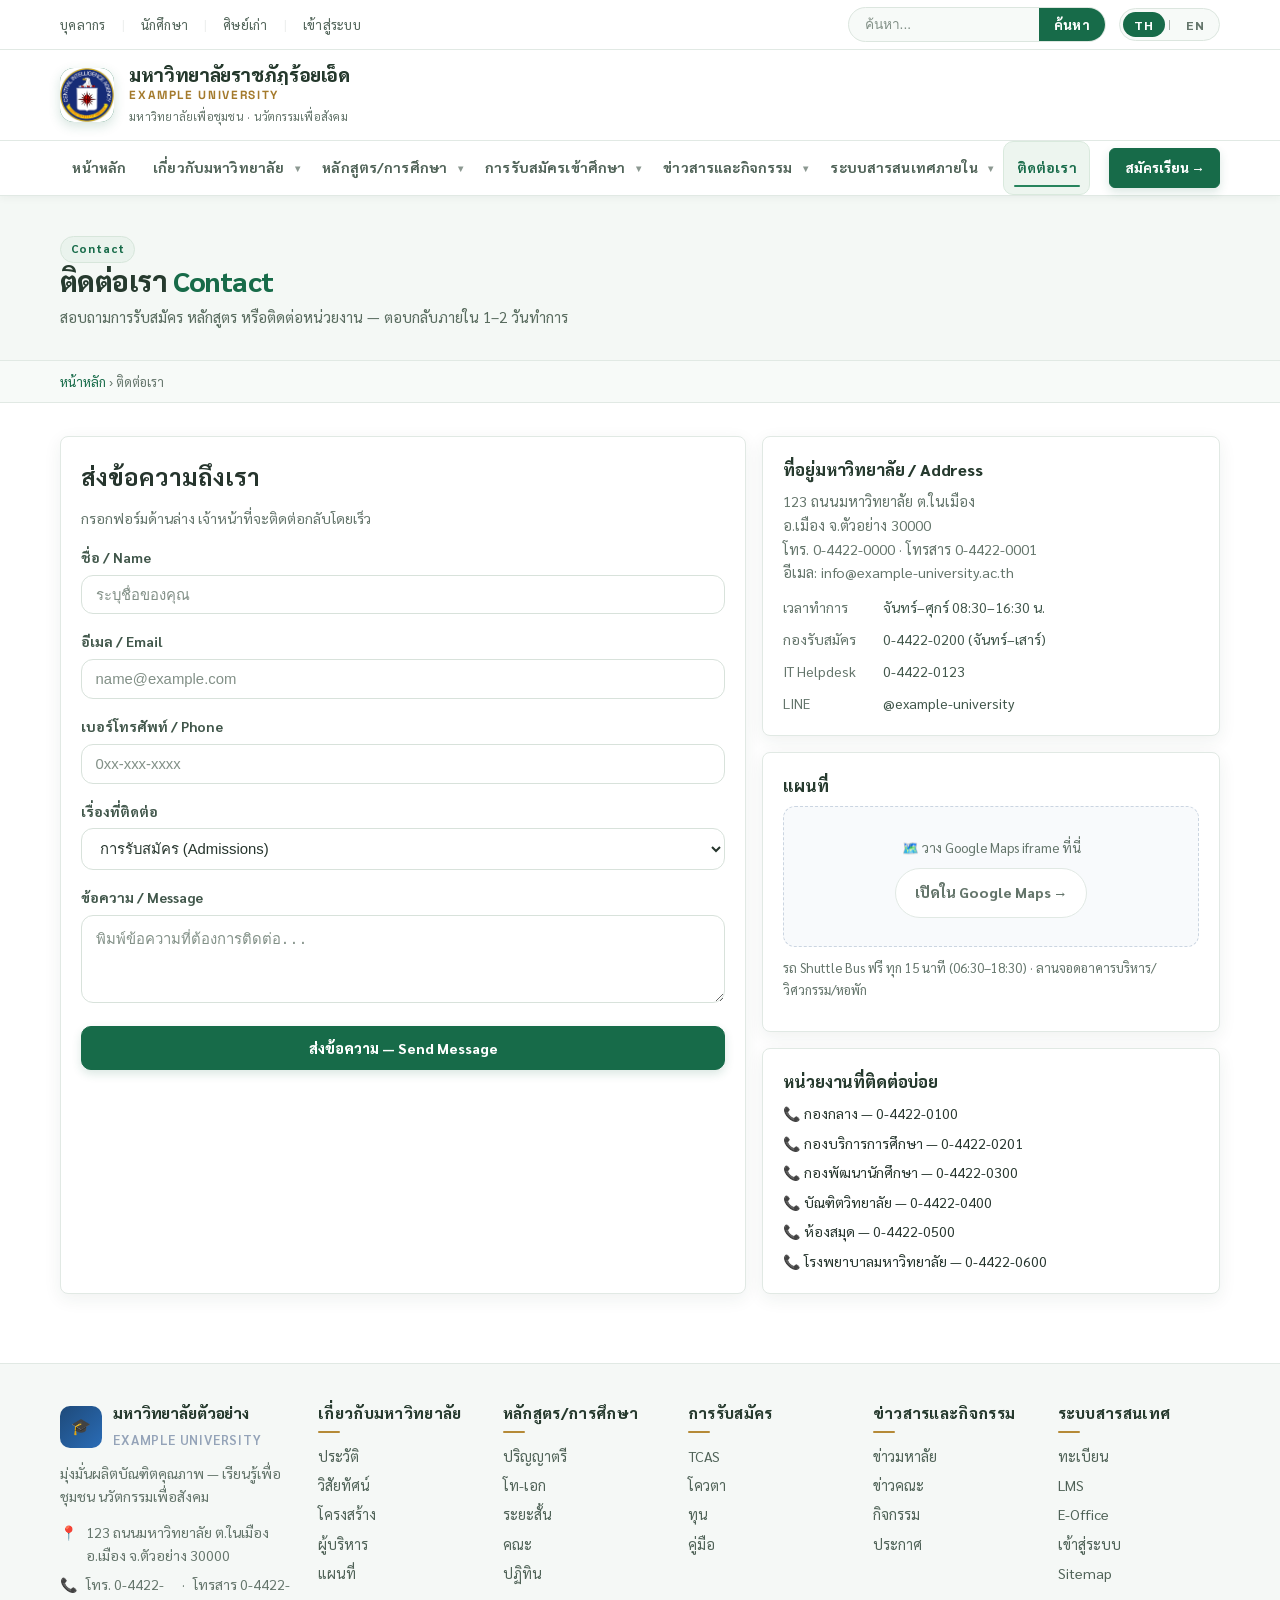
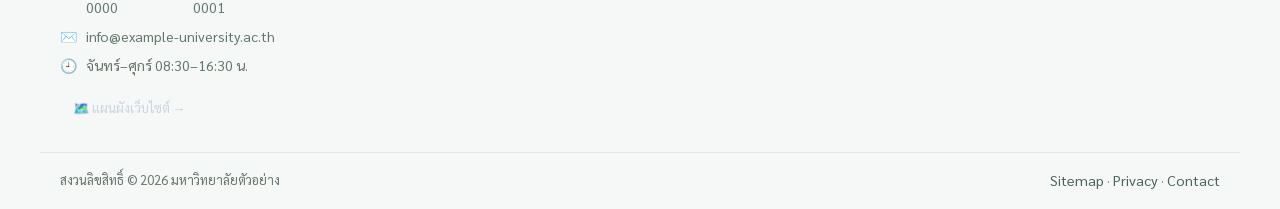
<file: contact.html>
<!DOCTYPE html>
<html lang="th">
<head>
  <meta charset="UTF-8"><meta name="viewport" content="width=device-width, initial-scale=1.0">
  <title>ติดต่อเรา — มหาวิทยาลัยตัวอย่าง</title>
  <link href="https://fonts.googleapis.com/css2?family=Sarabun:wght@400;600;700;800&display=swap" rel="stylesheet">
        <link rel="stylesheet" href="html/css/style.css"><script src="html/js/app.js" defer></script>
</head>
<body>
<div class="top-bar"><div class="top-bar-inner">
  <div class="top-links">
    <a href="personnel.html" data-i18n="top_personnel">บุคลากร</a><span class="top-divider">|</span>
    <a href="students.html" data-i18n="top_student">นักศึกษา</a><span class="top-divider">|</span>
    <a href="alumni.html" data-i18n="top_alumni">ศิษย์เก่า</a><span class="top-divider">|</span>
    <a href="login.html" data-i18n="top_login">เข้าสู่ระบบ</a>
  </div>
  <div class="top-actions"><form class="search-box" data-search-form><input type="search" data-i18n-placeholder="search_placeholder" placeholder="ค้นหา..."><button type="submit" data-i18n="search_btn">ค้นหา</button></form><div class="lang-switcher"><button type="button" data-lang="th" class="active">TH</button><span>|</span><button type="button" data-lang="en">EN</button></div></div>
</div></div>
<header class="header-main"><div class="header-main-inner">
        <a href="index.html" class="brand"><div class="brand-emblem"><img src="img/images.png" alt="ตราสัญลักษณ์มหาวิทยาลัยราชภัฏร้อยเอ็ด"></div><div class="brand-text"><h1 data-i18n="brand_title">มหาวิทยาลัยตัวอย่าง</h1><p data-i18n="brand_subtitle">EXAMPLE UNIVERSITY</p><small data-i18n="brand_desc">มหาวิทยาลัยเพื่อชุมชน · นวัตกรรมเพื่อสังคม</small></div></a>
  <button id="hamburger" class="hamburger" aria-expanded="false" aria-controls="mobile-panel"><span></span><span></span><span></span></button>
</div>
<div id="mobile-panel" class="mobile-panel"><form class="search-box" data-search-form><input type="search" data-i18n-placeholder="search_placeholder" placeholder="ค้นหา..."><button type="submit" data-i18n="search_btn">ค้นหา</button></form>
<ul class="mobile-nav"><li><a href="index.html">หน้าหลัก</a></li><li><a href="about.html">เกี่ยวกับมหาวิทยาลัย</a></li><li><a href="programs.html">หลักสูตร/การศึกษา</a></li><li><a href="admission.html">การรับสมัครเข้าศึกษา</a></li><li><a href="news.html">ข่าวสารและกิจกรรม</a></li><li><a href="intranet.html">ระบบสารสนเทศภายใน</a></li><li><a href="contact.html">ติดต่อเรา</a></li><li><a href="sitemap.html">แผนผังเว็บไซต์</a></li></ul></div></header>
<nav class="main-nav" aria-label="เมนูหลัก"><div class="main-nav-inner">
<ul class="nav-links"><li><a href="index.html" data-i18n="nav_home">หน้าหลัก</a></li>
<li class="has-dropdown">
        <a href="about.html" data-i18n="nav_about">เกี่ยวกับมหาวิทยาลัย</a>
        <button class="nav-toggle" aria-expanded="false" aria-label="เปิดเมนูย่อย"><span class="caret">▾</span></button><ul class="dropdown"><li><a href="about.html">ประวัติ</a></li><li><a href="about.html#vision">วิสัยทัศน์</a></li><li><a href="about.html#structure">โครงสร้าง</a></li><li><a href="about.html#leaders">ผู้บริหาร</a></li><li><a href="about.html#map">แผนที่</a></li></ul></li>
<li class="has-dropdown">
        <a href="programs.html" data-i18n="nav_programs">หลักสูตร/การศึกษา</a>
        <button class="nav-toggle" aria-expanded="false" aria-label="เปิดเมนูย่อย"><span class="caret">▾</span></button><ul class="dropdown"><li><a href="programs.html">ปริญญาตรี</a></li><li><a href="programs.html#graduate">โท-เอก</a></li><li><a href="programs.html#short">ระยะสั้น</a></li><li><a href="programs.html#faculties">คณะ</a></li><li><a href="programs.html#calendar">ปฏิทิน</a></li></ul></li>
<li class="has-dropdown">
        <a href="admission.html" data-i18n="nav_admission">การรับสมัครเข้าศึกษา</a>
        <button class="nav-toggle" aria-expanded="false" aria-label="เปิดเมนูย่อย"><span class="caret">▾</span></button><ul class="dropdown"><li><a href="admission.html">TCAS</a></li><li><a href="admission.html#quota">โควตา</a></li><li><a href="admission.html#scholar">ทุน</a></li><li><a href="admission.html#guide">คู่มือ</a></li></ul></li>
<li class="has-dropdown">
        <a href="news.html" data-i18n="nav_news">ข่าวสารและกิจกรรม</a>
        <button class="nav-toggle" aria-expanded="false" aria-label="เปิดเมนูย่อย"><span class="caret">▾</span></button><ul class="dropdown"><li><a href="news.html">ข่าวมหาวิทยาลัย</a></li><li><a href="news.html#events">กิจกรรม</a></li><li><a href="news.html#announce">ประกาศ</a></li></ul></li>
<li class="has-dropdown">
        <a href="intranet.html" data-i18n="nav_intranet">ระบบสารสนเทศภายใน</a>
        <button class="nav-toggle" aria-expanded="false" aria-label="เปิดเมนูย่อย"><span class="caret">▾</span></button><ul class="dropdown"><li><a href="intranet.html">ทะเบียน</a></li><li><a href="intranet.html">LMS</a></li><li><a href="intranet.html">E-Office</a></li><li><a href="intranet.html">HR</a></li></ul></li>
<li class="active"><a href="contact.html" class="active" data-i18n="nav_contact">ติดต่อเรา</a></li></ul><a href="admission.html" class="btn btn-primary" style="padding:.5rem .95rem;font-size:.84rem">สมัครเรียน →</a>
</div></nav>
<div class="page-hero"><div class="page-hero-inner"><span class="badge">Contact</span><h1>ติดต่อเรา <span>Contact</span></h1><p>สอบถามการรับสมัคร หลักสูตร หรือติดต่อหน่วยงาน — ตอบกลับภายใน 1–2 วันทำการ</p></div></div>
<div class="breadcrumb"><div class="breadcrumb-inner"><a href="index.html" data-i18n="breadcrumb_home">หน้าหลัก</a> › ติดต่อเรา</div></div>
<div class="container">
<p id="search-result-msg" hidden style="margin:1rem 0;background:#fef9c3;border:1px solid #fde68a;padding:.6rem .8rem;border-radius:10px;font-size:.9rem"></p>
<div class="section" style="display:grid;grid-template-columns:1.2fr .8fr;gap:1rem">
<div class="card" data-searchable>
<h2 style="color:var(--navy);margin-bottom:.6rem">ส่งข้อความถึงเรา</h2>
<p style="color:var(--muted);margin-bottom:1rem">กรอกฟอร์มด้านล่าง เจ้าหน้าที่จะติดต่อกลับโดยเร็ว</p>
<form action="admin/contact_submit.php" method="post">
<div class="form-group"><label for="name">ชื่อ / Name</label><input type="text" id="name" name="name" placeholder="ระบุชื่อของคุณ" required></div>
<div class="form-group"><label for="email">อีเมล / Email</label><input type="email" id="email" name="email" placeholder="name@example.com" required></div>
<div class="form-group"><label for="phone">เบอร์โทรศัพท์ / Phone</label><input type="tel" id="phone" name="phone" placeholder="0xx-xxx-xxxx"></div>
<div class="form-group"><label for="topic">เรื่องที่ติดต่อ</label><select id="topic" name="topic"><option value="การรับสมัคร (Admissions)">การรับสมัคร (Admissions)</option><option value="หลักสูตร (Programs)">หลักสูตร (Programs)</option><option value="ทุนการศึกษา (Scholarships)">ทุนการศึกษา (Scholarships)</option><option value="ร้องเรียน/ร้องทุกข์">ร้องเรียน/ร้องทุกข์</option><option value="อื่นๆ (Other)">อื่นๆ (Other)</option></select></div>
<div class="form-group"><label for="message">ข้อความ / Message</label><textarea id="message" name="message" rows="4" placeholder="พิมพ์ข้อความที่ต้องการติดต่อ..." required></textarea></div>
<button type="submit" class="btn btn-primary" style="width:100%;border-radius:10px">ส่งข้อความ — Send Message</button>
</form>
<script>
  window.addEventListener('DOMContentLoaded', () => {
    const params = new URLSearchParams(window.location.search);
    if (params.get('success') === '1') {
      alert(currentLang === 'th' ? 'ขอบคุณสำหรับข้อความ! เจ้าหน้าที่จะติดต่อกลับโดยเร็ว' : 'Thank you! We will get back to you soon.');
      history.replaceState({}, '', window.location.pathname);
    }
    if (params.get('error') === 'invalid') {
      alert(currentLang === 'th' ? 'ข้อมูลไม่ถูกต้อง กรุณาตรวจสอบและส่งใหม่อีกครั้ง' : 'Invalid data. Please check and try again.');
      history.replaceState({}, '', window.location.pathname);
    }
  });
</script>
</div>
<div style="display:grid;gap:1rem">
<div class="card" data-searchable>
<h3>ที่อยู่มหาวิทยาลัย / Address</h3>
<p style="color:var(--muted);font-size:.9rem">123 ถนนมหาวิทยาลัย ต.ในเมือง<br>อ.เมือง จ.ตัวอย่าง 30000<br>โทร. 0-4422-0000 · โทรสาร 0-4422-0001<br>อีเมล: info@example-university.ac.th</p>
<ul class="kv" style="margin-top:.6rem">
<li><span class="k">เวลาทำการ</span><span>จันทร์–ศุกร์ 08:30–16:30 น.</span></li>
<li><span class="k">กองรับสมัคร</span><span>0-4422-0200 (จันทร์–เสาร์)</span></li>
<li><span class="k">IT Helpdesk</span><span>0-4422-0123</span></li>
<li><span class="k">LINE</span><span>@example-university</span></li>
</ul>
</div>
<div class="card" data-searchable>
<h3>แผนที่</h3>
<div style="background:#f8fafc;border:1px dashed #cbd5e1;border-radius:12px;padding:1.8rem;text-align:center;color:var(--muted);font-size:.85rem">🗺️ วาง Google Maps iframe ที่นี่<br><a href="https://maps.google.com/?q=มหาวิทยาลัยตัวอย่าง" target="_blank" rel="noopener" class="btn" style="margin-top:.6rem;background:#fff;border:1px solid var(--line);border-radius:999px">เปิดใน Google Maps →</a></div>
<p style="font-size:.82rem;color:var(--muted);margin-top:.6rem">รถ Shuttle Bus ฟรี ทุก 15 นาที (06:30–18:30) · ลานจอดอาคารบริหาร/วิศวกรรม/หอพัก</p>
</div>
<div class="card" data-searchable><h3>หน่วยงานที่ติดต่อบ่อย</h3><ul style="list-style:none;display:grid;gap:.4rem;font-size:.88rem">
<li>📞 กองกลาง — 0-4422-0100</li><li>📞 กองบริการการศึกษา — 0-4422-0201</li><li>📞 กองพัฒนานักศึกษา — 0-4422-0300</li><li>📞 บัณฑิตวิทยาลัย — 0-4422-0400</li><li>📞 ห้องสมุด — 0-4422-0500</li><li>📞 โรงพยาบาลมหาวิทยาลัย — 0-4422-0600</li>
</ul></div>
</div>
</div>
</div>
<footer class="site-footer"><div class="footer-top">
<div class="footer-brand"><div style="display:flex;align-items:center;gap:.7rem;margin-bottom:.6rem"><div style="width:42px;height:42px;border-radius:10px;background:linear-gradient(135deg,#1e4a7a,#2a6cb6);display:grid;place-items:center">🎓</div><div><h4 style="margin:0">มหาวิทยาลัยตัวอย่าง</h4><small style="color:#94a3b8;letter-spacing:.06em;font-weight:600">EXAMPLE UNIVERSITY</small></div></div><p>มุ่งมั่นผลิตบัณฑิตคุณภาพ — เรียนรู้เพื่อชุมชน นวัตกรรมเพื่อสังคม</p>
<ul class="footer-contact"><li><span>📍</span><span>123 ถนนมหาวิทยาลัย ต.ในเมือง อ.เมือง จ.ตัวอย่าง 30000</span></li><li><span>📞</span><span>โทร. 0-4422-0000</span> · <span>โทรสาร 0-4422-0001</span></li><li><span>✉️</span><span>info@example-university.ac.th</span></li><li><span>🕘</span><span>จันทร์–ศุกร์ 08:30–16:30 น.</span></li></ul><a href="sitemap.html" style="display:inline-block;margin-top:.8rem;background:rgba(255,255,255,.08);border:1px solid rgba(255,255,255,.15);padding:.4rem .75rem;border-radius:999px;font-size:.82rem;color:#cbd5e1">🗺️ แผนผังเว็บไซต์ →</a></div>
<div class="footer-col"><h4>เกี่ยวกับมหาวิทยาลัย</h4><ul><li><a href="about.html">ประวัติ</a></li><li><a href="about.html#vision">วิสัยทัศน์</a></li><li><a href="about.html#structure">โครงสร้าง</a></li><li><a href="about.html#leaders">ผู้บริหาร</a></li><li><a href="about.html#map">แผนที่</a></li></ul></div>
<div class="footer-col"><h4>หลักสูตร/การศึกษา</h4><ul><li><a href="programs.html">ปริญญาตรี</a></li><li><a href="programs.html#graduate">โท-เอก</a></li><li><a href="programs.html#short">ระยะสั้น</a></li><li><a href="programs.html#faculties">คณะ</a></li><li><a href="programs.html#calendar">ปฏิทิน</a></li></ul></div>
<div class="footer-col"><h4>การรับสมัคร</h4><ul><li><a href="admission.html">TCAS</a></li><li><a href="admission.html#quota">โควตา</a></li><li><a href="admission.html#scholar">ทุน</a></li><li><a href="admission.html#guide">คู่มือ</a></li></ul></div>
<div class="footer-col"><h4>ข่าวสารและกิจกรรม</h4><ul><li><a href="news.html">ข่าวมหาลัย</a></li><li><a href="news.html#faculty">ข่าวคณะ</a></li><li><a href="news.html#events">กิจกรรม</a></li><li><a href="news.html#announce">ประกาศ</a></li></ul></div>
<div class="footer-col"><h4>ระบบสารสนเทศ</h4><ul><li><a href="intranet.html">ทะเบียน</a></li><li><a href="intranet.html">LMS</a></li><li><a href="intranet.html">E-Office</a></li><li><a href="login.html">เข้าสู่ระบบ</a></li><li><a href="sitemap.html">Sitemap</a></li></ul></div>
</div><div class="footer-bottom"><span>สงวนลิขสิทธิ์ © 2026 มหาวิทยาลัยตัวอย่าง</span><span><a href="sitemap.html">Sitemap</a> · <a href="contact.html">Privacy</a> · <a href="contact.html">Contact</a></span></div></footer>
</body>
</html>
</file>
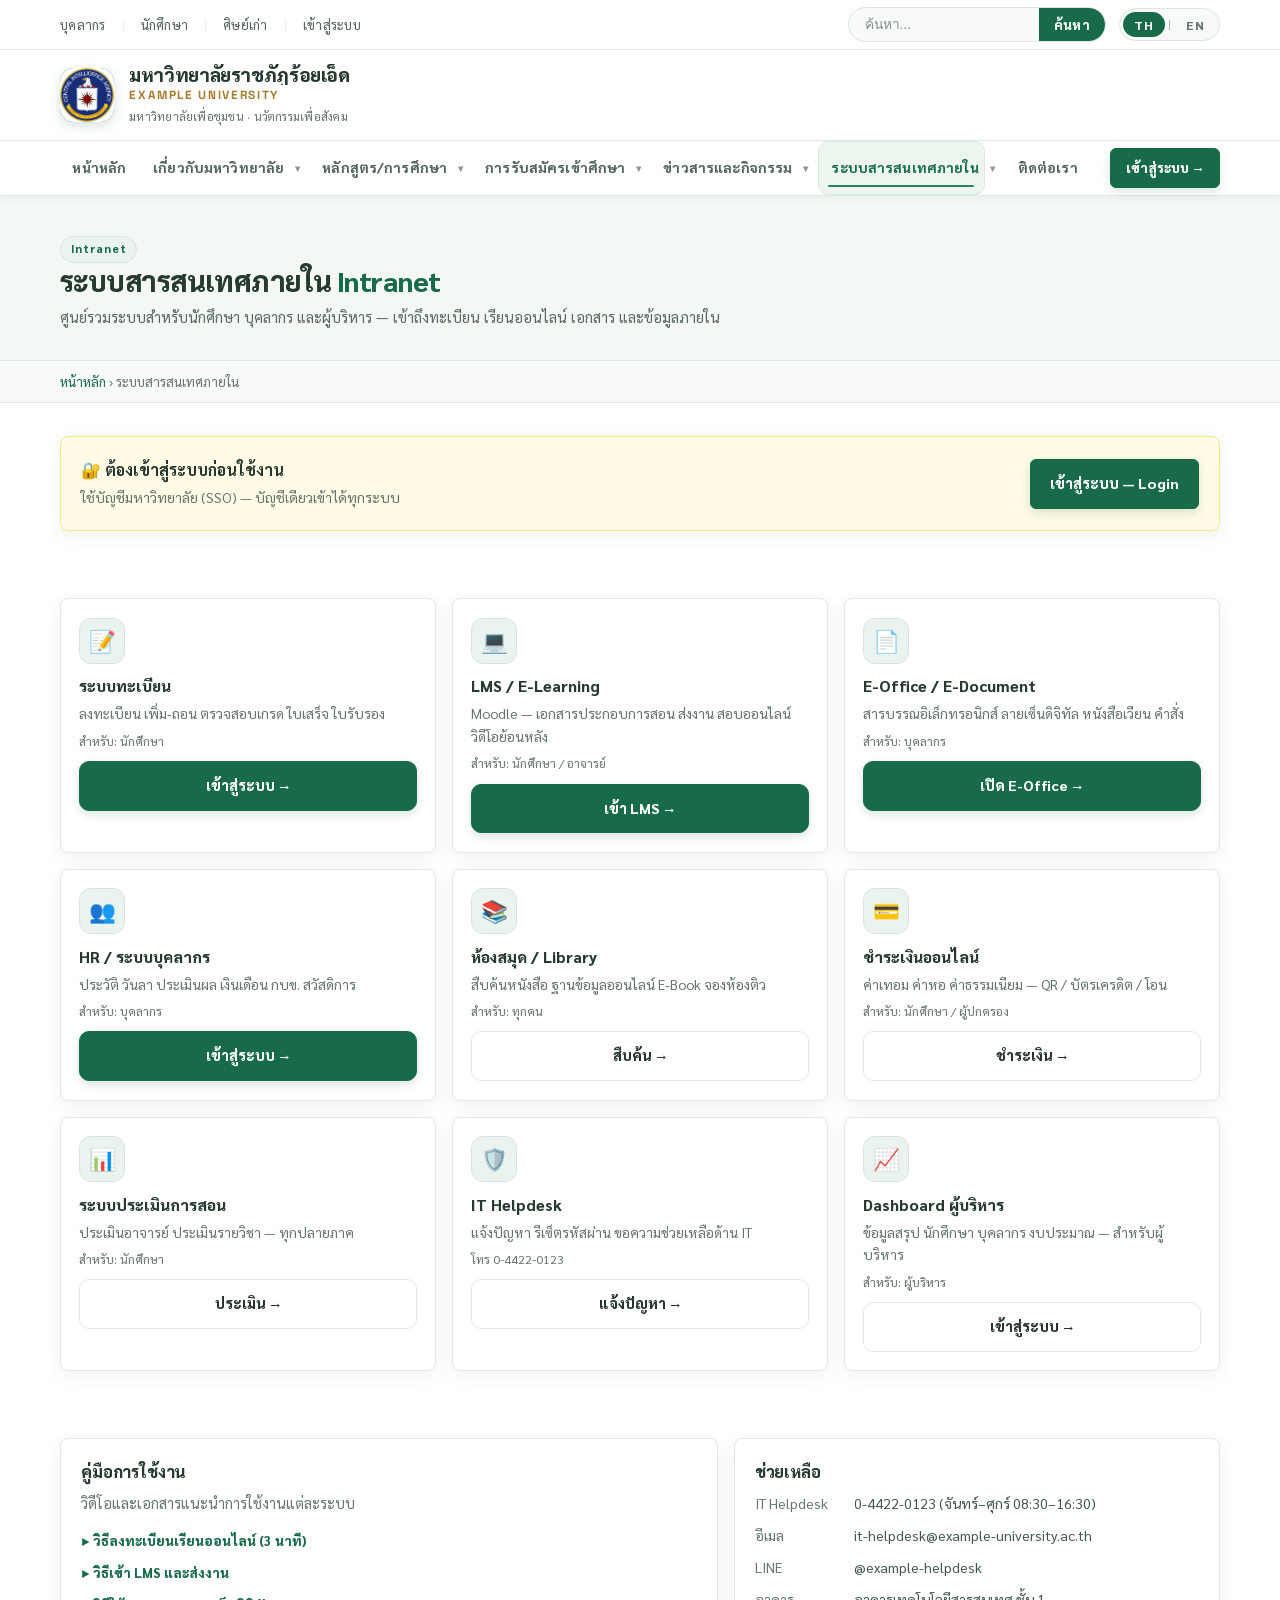
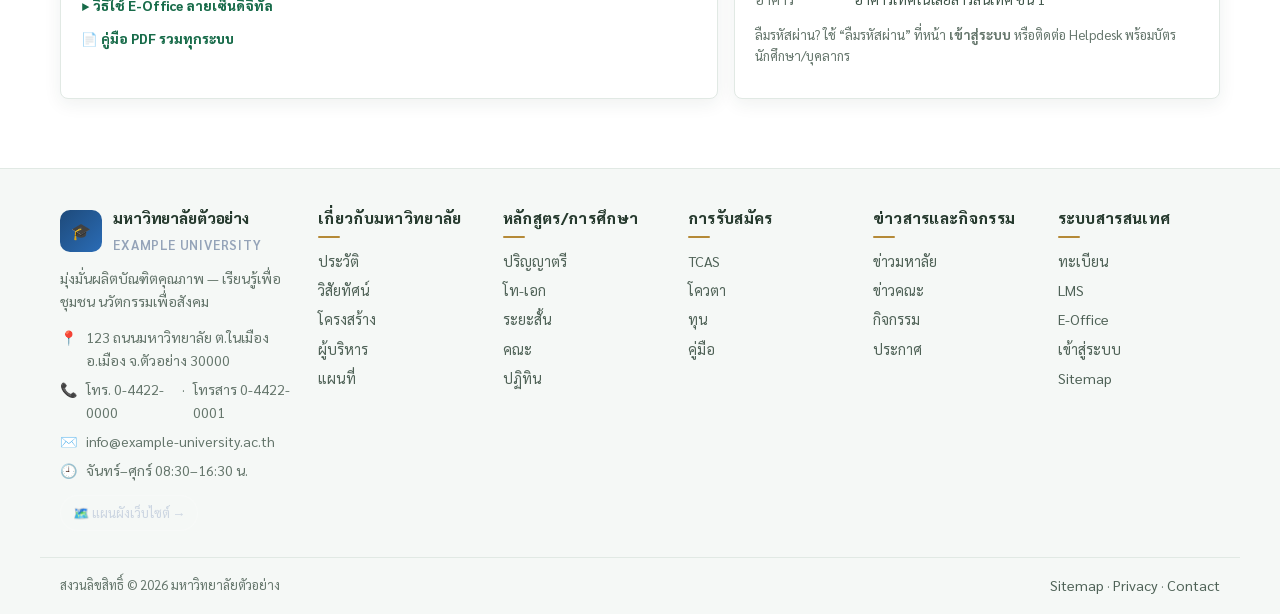
<file: intranet.html>
<!DOCTYPE html>
<html lang="th">
<head>
  <meta charset="UTF-8"><meta name="viewport" content="width=device-width, initial-scale=1.0">
  <title>ระบบสารสนเทศภายใน — มหาวิทยาลัยตัวอย่าง</title>
  <link href="https://fonts.googleapis.com/css2?family=Sarabun:wght@400;600;700;800&display=swap" rel="stylesheet">
  <link rel="stylesheet" href="html/css/style.css"><script src="html/js/app.js" defer></script>
</head>
<body>
<div class="top-bar"><div class="top-bar-inner">
  <div class="top-links"><a href="personnel.html" data-i18n="top_personnel">บุคลากร</a><span class="top-divider">|</span><a href="students.html" data-i18n="top_student">นักศึกษา</a><span class="top-divider">|</span><a href="alumni.html" data-i18n="top_alumni">ศิษย์เก่า</a><span class="top-divider">|</span><a href="login.html" data-i18n="top_login">เข้าสู่ระบบ</a></div>
  <div class="top-actions"><form class="search-box" data-search-form><input type="search" data-i18n-placeholder="search_placeholder" placeholder="ค้นหา..."><button type="submit" data-i18n="search_btn">ค้นหา</button></form><div class="lang-switcher"><button type="button" data-lang="th" class="active">TH</button><span>|</span><button type="button" data-lang="en">EN</button></div></div>
</div></div>
<header class="header-main"><div class="header-main-inner">
  <a href="index.html" class="brand"><div class="brand-emblem"><img src="img/images.png" alt="ตราสัญลักษณ์มหาวิทยาลัยราชภัฏร้อยเอ็ด"></div><div class="brand-text"><h1 data-i18n="brand_title">มหาวิทยาลัยตัวอย่าง</h1><p data-i18n="brand_subtitle">EXAMPLE UNIVERSITY</p><small data-i18n="brand_desc">มหาวิทยาลัยเพื่อชุมชน · นวัตกรรมเพื่อสังคม</small></div></a>
  <button id="hamburger" class="hamburger" aria-expanded="false" aria-controls="mobile-panel"><span></span><span></span><span></span></button>
</div>
<div id="mobile-panel" class="mobile-panel"><form class="search-box" data-search-form><input type="search" data-i18n-placeholder="search_placeholder" placeholder="ค้นหา..."><button type="submit" data-i18n="search_btn">ค้นหา</button></form>
<ul class="mobile-nav"><li><a href="index.html">หน้าหลัก</a></li><li><a href="about.html">เกี่ยวกับมหาวิทยาลัย</a></li><li><a href="programs.html">หลักสูตร/การศึกษา</a></li><li><a href="admission.html">การรับสมัครเข้าศึกษา</a></li><li><a href="news.html">ข่าวสารและกิจกรรม</a></li><li><a href="intranet.html">ระบบสารสนเทศภายใน</a></li><li><a href="contact.html">ติดต่อเรา</a></li></ul></div></header>
<nav class="main-nav" aria-label="เมนูหลัก"><div class="main-nav-inner">
<ul class="nav-links"><li><a href="index.html" data-i18n="nav_home">หน้าหลัก</a></li>
<li class="has-dropdown">
        <a href="about.html" data-i18n="nav_about">เกี่ยวกับมหาวิทยาลัย</a>
        <button class="nav-toggle" aria-expanded="false" aria-label="เปิดเมนูย่อย"><span class="caret">▾</span></button><ul class="dropdown"><li><a href="about.html">ประวัติ</a></li><li><a href="about.html#vision">วิสัยทัศน์</a></li><li><a href="about.html#structure">โครงสร้าง</a></li><li><a href="about.html#leaders">ผู้บริหาร</a></li><li><a href="about.html#map">แผนที่</a></li></ul></li>
<li class="has-dropdown">
        <a href="programs.html" data-i18n="nav_programs">หลักสูตร/การศึกษา</a>
        <button class="nav-toggle" aria-expanded="false" aria-label="เปิดเมนูย่อย"><span class="caret">▾</span></button><ul class="dropdown"><li><a href="programs.html">ปริญญาตรี</a></li><li><a href="programs.html#graduate">โท-เอก</a></li><li><a href="programs.html#short">ระยะสั้น</a></li><li><a href="programs.html#faculties">คณะ</a></li><li><a href="programs.html#calendar">ปฏิทิน</a></li></ul></li>
<li class="has-dropdown">
        <a href="admission.html" data-i18n="nav_admission">การรับสมัครเข้าศึกษา</a>
        <button class="nav-toggle" aria-expanded="false" aria-label="เปิดเมนูย่อย"><span class="caret">▾</span></button><ul class="dropdown"><li><a href="admission.html">TCAS</a></li><li><a href="admission.html#quota">โควตา</a></li><li><a href="admission.html#scholar">ทุน</a></li><li><a href="admission.html#guide">คู่มือ</a></li></ul></li>
<li class="has-dropdown">
        <a href="news.html" data-i18n="nav_news">ข่าวสารและกิจกรรม</a>
        <button class="nav-toggle" aria-expanded="false" aria-label="เปิดเมนูย่อย"><span class="caret">▾</span></button><ul class="dropdown"><li><a href="news.html">ข่าวมหาวิทยาลัย</a></li><li><a href="news.html#events">กิจกรรม</a></li><li><a href="news.html#announce">ประกาศ</a></li></ul></li>
<li class="active has-dropdown">
        <a href="intranet.html" data-i18n="nav_intranet">ระบบสารสนเทศภายใน</a>
        <button class="nav-toggle" aria-expanded="false" aria-label="เปิดเมนูย่อย"><span class="caret">▾</span></button><ul class="dropdown"><li><a href="#reg">ทะเบียน</a></li><li><a href="#lms">LMS</a></li><li><a href="#eoffice">E-Office</a></li><li><a href="#hr">HR</a></li><li><a href="#library">ห้องสมุด</a></li></ul></li>
<li><a href="contact.html" data-i18n="nav_contact">ติดต่อเรา</a></li></ul><a href="login.html" class="btn btn-primary" style="padding:.5rem .95rem;font-size:.84rem">เข้าสู่ระบบ →</a>
</div></nav>
<div class="page-hero"><div class="page-hero-inner"><span class="badge">Intranet</span><h1>ระบบสารสนเทศภายใน <span>Intranet</span></h1><p>ศูนย์รวมระบบสำหรับนักศึกษา บุคลากร และผู้บริหาร — เข้าถึงทะเบียน เรียนออนไลน์ เอกสาร และข้อมูลภายใน</p></div></div>
<div class="breadcrumb"><div class="breadcrumb-inner"><a href="index.html">หน้าหลัก</a> › ระบบสารสนเทศภายใน</div></div>
<div class="container">
<p id="search-result-msg" hidden style="margin:1rem 0;background:#fef9c3;border:1px solid #fde68a;padding:.6rem .8rem;border-radius:10px;font-size:.9rem"></p>

<div class="section">
  <div class="card" style="background:#fffbe6;border-color:#fde68a;display:flex;gap:1rem;align-items:center;flex-wrap:wrap">
    <div><strong>🔐 ต้องเข้าสู่ระบบก่อนใช้งาน</strong><br><span style="font-size:.88rem;color:var(--muted)">ใช้บัญชีมหาวิทยาลัย (SSO) — บัญชีเดียวเข้าได้ทุกระบบ</span></div>
    <a href="login.html" class="btn btn-primary" style="margin-left:auto">เข้าสู่ระบบ — Login</a>
  </div>
</div>

<div class="section">
  <div class="intranet-grid">
    <div id="reg" class="app-tile" data-searchable><div class="app-icon">📝</div><h3>ระบบทะเบียน</h3><p>ลงทะเบียน เพิ่ม-ถอน ตรวจสอบเกรด ใบเสร็จ ใบรับรอง</p><p style="font-size:.78rem;color:var(--muted);margin-top:.35rem">สำหรับ: นักศึกษา</p><a href="login.html" class="btn btn-primary" style="margin-top:.6rem;width:100%;border-radius:10px">เข้าสู่ระบบ →</a></div>
    <div id="lms" class="app-tile" data-searchable><div class="app-icon">💻</div><h3>LMS / E-Learning</h3><p>Moodle — เอกสารประกอบการสอน ส่งงาน สอบออนไลน์ วิดีโอย้อนหลัง</p><p style="font-size:.78rem;color:var(--muted);margin-top:.35rem">สำหรับ: นักศึกษา / อาจารย์</p><a href="login.html" class="btn btn-primary" style="margin-top:.6rem;width:100%;border-radius:10px">เข้า LMS →</a></div>
    <div id="eoffice" class="app-tile" data-searchable><div class="app-icon">📄</div><h3>E-Office / E-Document</h3><p>สารบรรณอิเล็กทรอนิกส์ ลายเซ็นดิจิทัล หนังสือเวียน คำสั่ง</p><p style="font-size:.78rem;color:var(--muted);margin-top:.35rem">สำหรับ: บุคลากร</p><a href="login.html" class="btn btn-primary" style="margin-top:.6rem;width:100%;border-radius:10px">เปิด E-Office →</a></div>
    <div id="hr" class="app-tile" data-searchable><div class="app-icon">👥</div><h3>HR / ระบบบุคลากร</h3><p>ประวัติ วันลา ประเมินผล เงินเดือน กบข. สวัสดิการ</p><p style="font-size:.78rem;color:var(--muted);margin-top:.35rem">สำหรับ: บุคลากร</p><a href="login.html" class="btn btn-primary" style="margin-top:.6rem;width:100%;border-radius:10px">เข้าสู่ระบบ →</a></div>
    <div id="library" class="app-tile" data-searchable><div class="app-icon">📚</div><h3>ห้องสมุด / Library</h3><p>สืบค้นหนังสือ ฐานข้อมูลออนไลน์ E-Book จองห้องติว</p><p style="font-size:.78rem;color:var(--muted);margin-top:.35rem">สำหรับ: ทุกคน</p><a href="login.html" class="btn" style="margin-top:.6rem;width:100%;border-radius:10px;background:#fff;border:1px solid var(--line)">สืบค้น →</a></div>
    <div class="app-tile" data-searchable><div class="app-icon">💳</div><h3>ชำระเงินออนไลน์</h3><p>ค่าเทอม ค่าหอ ค่าธรรมเนียม — QR / บัตรเครดิต / โอน</p><p style="font-size:.78rem;color:var(--muted);margin-top:.35rem">สำหรับ: นักศึกษา / ผู้ปกครอง</p><a href="login.html" class="btn" style="margin-top:.6rem;width:100%;border-radius:10px;background:#fff;border:1px solid var(--line)">ชำระเงิน →</a></div>
    <div class="app-tile" data-searchable><div class="app-icon">📊</div><h3>ระบบประเมินการสอน</h3><p>ประเมินอาจารย์ ประเมินรายวิชา — ทุกปลายภาค</p><p style="font-size:.78rem;color:var(--muted);margin-top:.35rem">สำหรับ: นักศึกษา</p><a href="login.html" class="btn" style="margin-top:.6rem;width:100%;border-radius:10px;background:#fff;border:1px solid var(--line)">ประเมิน →</a></div>
    <div class="app-tile" data-searchable><div class="app-icon">🛡️</div><h3>IT Helpdesk</h3><p>แจ้งปัญหา รีเซ็ตรหัสผ่าน ขอความช่วยเหลือด้าน IT</p><p style="font-size:.78rem;color:var(--muted);margin-top:.35rem">โทร 0-4422-0123</p><a href="contact.html" class="btn" style="margin-top:.6rem;width:100%;border-radius:10px;background:#fff;border:1px solid var(--line)">แจ้งปัญหา →</a></div>
    <div class="app-tile" data-searchable><div class="app-icon">📈</div><h3>Dashboard ผู้บริหาร</h3><p>ข้อมูลสรุป นักศึกษา บุคลากร งบประมาณ — สำหรับผู้บริหาร</p><p style="font-size:.78rem;color:var(--muted);margin-top:.35rem">สำหรับ: ผู้บริหาร</p><a href="login.html" class="btn" style="margin-top:.6rem;width:100%;border-radius:10px;background:#fff;border:1px solid var(--line)">เข้าสู่ระบบ →</a></div>
  </div>
</div>

<div class="section">
  <div class="content-grid">
    <div class="card" data-searchable><h3>คู่มือการใช้งาน</h3><p style="color:var(--muted);font-size:.9rem">วิดีโอและเอกสารแนะนำการใช้งานแต่ละระบบ</p><ul style="margin-top:.6rem;display:grid;gap:.4rem;list-style:none">
      <li><a class="link" href="#reg">▶ วิธีลงทะเบียนเรียนออนไลน์ (3 นาที)</a></li>
      <li><a class="link" href="#lms">▶ วิธีเข้า LMS และส่งงาน</a></li>
      <li><a class="link" href="#eoffice">▶ วิธีใช้ E-Office ลายเซ็นดิจิทัล</a></li>
      <li><a class="link" href="contact.html">📄 คู่มือ PDF รวมทุกระบบ</a></li>
    </ul></div>
    <div class="card" data-searchable><h3>ช่วยเหลือ</h3><ul class="kv">
      <li><span class="k">IT Helpdesk</span><span>0-4422-0123 (จันทร์–ศุกร์ 08:30–16:30)</span></li>
      <li><span class="k">อีเมล</span><span>it-helpdesk@example-university.ac.th</span></li>
      <li><span class="k">LINE</span><span>@example-helpdesk</span></li>
      <li><span class="k">อาคาร</span><span>อาคารเทคโนโลยีสารสนเทศ ชั้น 1</span></li>
    </ul>
    <p style="font-size:.82rem;color:var(--muted);margin-top:.8rem">ลืมรหัสผ่าน? ใช้ “ลืมรหัสผ่าน” ที่หน้า <a href="login.html" style="color:var(--navy-3);font-weight:700">เข้าสู่ระบบ</a> หรือติดต่อ Helpdesk พร้อมบัตรนักศึกษา/บุคลากร</p></div>
  </div>
</div>
</div>
<footer class="site-footer"><div class="footer-top">
<div class="footer-brand"><div style="display:flex;align-items:center;gap:.7rem;margin-bottom:.6rem"><div style="width:42px;height:42px;border-radius:10px;background:linear-gradient(135deg,#1e4a7a,#2a6cb6);display:grid;place-items:center">🎓</div><div><h4 style="margin:0">มหาวิทยาลัยตัวอย่าง</h4><small style="color:#94a3b8;letter-spacing:.06em;font-weight:600">EXAMPLE UNIVERSITY</small></div></div><p>มุ่งมั่นผลิตบัณฑิตคุณภาพ — เรียนรู้เพื่อชุมชน นวัตกรรมเพื่อสังคม</p>
<ul class="footer-contact"><li><span>📍</span><span>123 ถนนมหาวิทยาลัย ต.ในเมือง อ.เมือง จ.ตัวอย่าง 30000</span></li><li><span>📞</span><span>โทร. 0-4422-0000</span> · <span>โทรสาร 0-4422-0001</span></li><li><span>✉️</span><span>info@example-university.ac.th</span></li><li><span>🕘</span><span>จันทร์–ศุกร์ 08:30–16:30 น.</span></li></ul><a href="sitemap.html" style="display:inline-block;margin-top:.8rem;background:rgba(255,255,255,.08);border:1px solid rgba(255,255,255,.15);padding:.4rem .75rem;border-radius:999px;font-size:.82rem;color:#cbd5e1">🗺️ แผนผังเว็บไซต์ →</a></div>
<div class="footer-col"><h4>เกี่ยวกับมหาวิทยาลัย</h4><ul><li><a href="about.html">ประวัติ</a></li><li><a href="about.html#vision">วิสัยทัศน์</a></li><li><a href="about.html#structure">โครงสร้าง</a></li><li><a href="about.html#leaders">ผู้บริหาร</a></li><li><a href="about.html#map">แผนที่</a></li></ul></div>
<div class="footer-col"><h4>หลักสูตร/การศึกษา</h4><ul><li><a href="programs.html">ปริญญาตรี</a></li><li><a href="programs.html#graduate">โท-เอก</a></li><li><a href="programs.html#short">ระยะสั้น</a></li><li><a href="programs.html#faculties">คณะ</a></li><li><a href="programs.html#calendar">ปฏิทิน</a></li></ul></div>
<div class="footer-col"><h4>การรับสมัคร</h4><ul><li><a href="admission.html">TCAS</a></li><li><a href="admission.html#quota">โควตา</a></li><li><a href="admission.html#scholar">ทุน</a></li><li><a href="admission.html#guide">คู่มือ</a></li></ul></div>
<div class="footer-col"><h4>ข่าวสารและกิจกรรม</h4><ul><li><a href="news.html">ข่าวมหาลัย</a></li><li><a href="news.html#faculty">ข่าวคณะ</a></li><li><a href="news.html#events">กิจกรรม</a></li><li><a href="news.html#announce">ประกาศ</a></li></ul></div>
<div class="footer-col"><h4>ระบบสารสนเทศ</h4><ul><li><a href="intranet.html">ทะเบียน</a></li><li><a href="intranet.html">LMS</a></li><li><a href="intranet.html">E-Office</a></li><li><a href="login.html">เข้าสู่ระบบ</a></li><li><a href="sitemap.html">Sitemap</a></li></ul></div>
</div><div class="footer-bottom"><span>สงวนลิขสิทธิ์ © 2026 มหาวิทยาลัยตัวอย่าง</span><span><a href="sitemap.html">Sitemap</a> · <a href="contact.html">Privacy</a> · <a href="contact.html">Contact</a></span></div></footer>
</body>
</html>
</file>
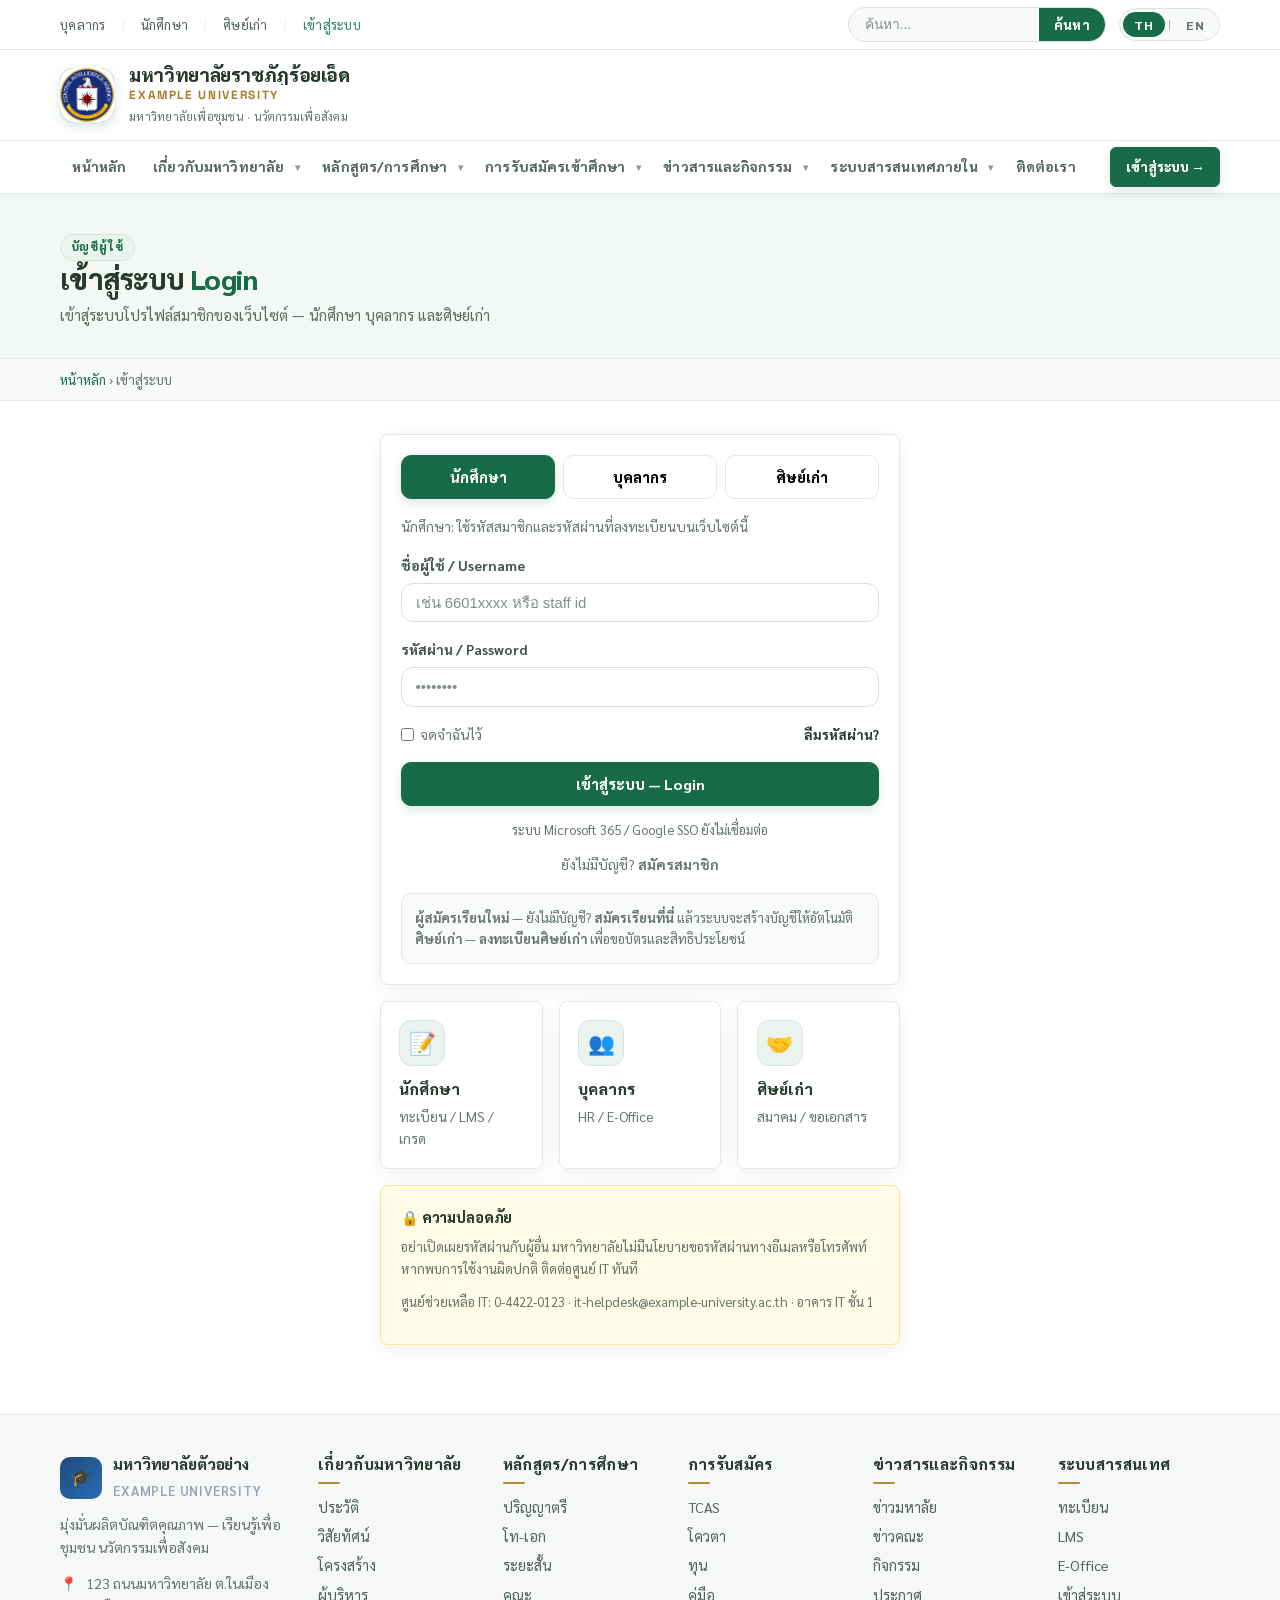
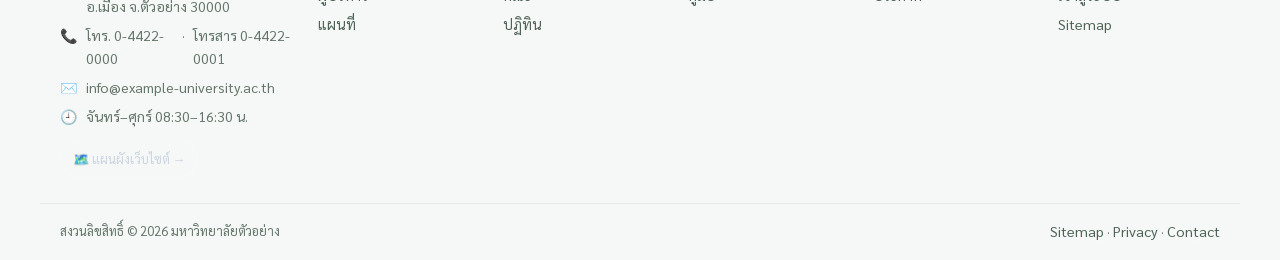
<file: login.html>
<!DOCTYPE html>
<html lang="th">
<head>
  <meta charset="UTF-8"><meta name="viewport" content="width=device-width, initial-scale=1.0">
  <title>เข้าสู่ระบบ — มหาวิทยาลัยตัวอย่าง</title>
  <link href="https://fonts.googleapis.com/css2?family=Sarabun:wght@400;600;700;800&display=swap" rel="stylesheet">
  <link rel="stylesheet" href="html/css/style.css"><script src="html/js/app.js" defer></script>
</head>
<body>
<div class="top-bar"><div class="top-bar-inner">
  <div class="top-links">
    <a href="personnel.html" data-i18n="top_personnel">บุคลากร</a><span class="top-divider">|</span>
    <a href="students.html" data-i18n="top_student">นักศึกษา</a><span class="top-divider">|</span>
    <a href="alumni.html" data-i18n="top_alumni">ศิษย์เก่า</a><span class="top-divider">|</span>
    <a href="login.html" class="active" data-i18n="top_login">เข้าสู่ระบบ</a>
  </div>
  <div class="top-actions">
    <form class="search-box" data-search-form><input type="search" data-i18n-placeholder="search_placeholder" placeholder="ค้นหา..."><button type="submit" data-i18n="search_btn">ค้นหา</button></form>
    <div class="lang-switcher"><button type="button" data-lang="th" class="active">TH</button><span>|</span><button type="button" data-lang="en">EN</button></div>
  </div>
</div></div>
<header class="header-main"><div class="header-main-inner">
  <a href="index.html" class="brand"><div class="brand-emblem"><img src="img/images.png" alt="ตราสัญลักษณ์มหาวิทยาลัยราชภัฏร้อยเอ็ด"></div><div class="brand-text"><h1 data-i18n="brand_title">มหาวิทยาลัยตัวอย่าง</h1><p data-i18n="brand_subtitle">EXAMPLE UNIVERSITY</p><small data-i18n="brand_desc">มหาวิทยาลัยเพื่อชุมชน · นวัตกรรมเพื่อสังคม</small></div></a>
  <button id="hamburger" class="hamburger" aria-expanded="false" aria-controls="mobile-panel"><span></span><span></span><span></span></button>
</div>
<div id="mobile-panel" class="mobile-panel">
  <form class="search-box" data-search-form><input type="search" data-i18n-placeholder="search_placeholder" placeholder="ค้นหา..."><button type="submit" data-i18n="search_btn">ค้นหา</button></form>
  <ul class="mobile-nav">
    <li><a href="index.html">หน้าหลัก</a></li><li><a href="personnel.html">บุคลากร</a></li><li><a href="students.html">นักศึกษา</a></li><li><a href="alumni.html">ศิษย์เก่า</a></li><li><a href="login.html">เข้าสู่ระบบ</a></li>
    <li><a href="about.html">เกี่ยวกับมหาวิทยาลัย</a></li><li><a href="programs.html">หลักสูตร/การศึกษา</a></li><li><a href="admission.html">การรับสมัคร</a></li><li><a href="news.html">ข่าวสารและกิจกรรม</a></li><li><a href="intranet.html">ระบบสารสนเทศภายใน</a></li><li><a href="sitemap.html">แผนผังเว็บไซต์</a></li>
  </ul>
</div></header>
<nav class="main-nav" aria-label="เมนูหลัก"><div class="main-nav-inner">
  <ul class="nav-links">
    <li><a href="index.html" data-i18n="nav_home">หน้าหลัก</a></li>
    <li class="has-dropdown">
        <a href="about.html" data-i18n="nav_about">เกี่ยวกับมหาวิทยาลัย</a>
        <button class="nav-toggle" aria-expanded="false" aria-label="เปิดเมนูย่อย"><span class="caret">▾</span></button><ul class="dropdown"><li><a href="about.html">ประวัติ</a></li><li><a href="about.html#vision">วิสัยทัศน์</a></li><li><a href="about.html#structure">โครงสร้าง</a></li><li><a href="about.html#leaders">ผู้บริหาร</a></li><li><a href="about.html#map">แผนที่</a></li></ul></li>
    <li class="has-dropdown">
        <a href="programs.html" data-i18n="nav_programs">หลักสูตร/การศึกษา</a>
        <button class="nav-toggle" aria-expanded="false" aria-label="เปิดเมนูย่อย"><span class="caret">▾</span></button><ul class="dropdown"><li><a href="programs.html">ปริญญาตรี</a></li><li><a href="programs.html#graduate">บัณฑิตศึกษา</a></li><li><a href="programs.html#faculties">คณะ</a></li></ul></li>
    <li class="has-dropdown">
        <a href="admission.html" data-i18n="nav_admission">การรับสมัครเข้าศึกษา</a>
        <button class="nav-toggle" aria-expanded="false" aria-label="เปิดเมนูย่อย"><span class="caret">▾</span></button><ul class="dropdown"><li><a href="admission.html">TCAS</a></li><li><a href="admission.html#scholar">ทุน</a></li><li><a href="admission.html#guide">คู่มือ</a></li></ul></li>
    <li class="has-dropdown">
        <a href="news.html" data-i18n="nav_news">ข่าวสารและกิจกรรม</a>
        <button class="nav-toggle" aria-expanded="false" aria-label="เปิดเมนูย่อย"><span class="caret">▾</span></button><ul class="dropdown"><li><a href="news.html">ข่าวมหาวิทยาลัย</a></li><li><a href="news.html#events">กิจกรรม</a></li><li><a href="news.html#announce">ประกาศ</a></li></ul></li>
    <li class="has-dropdown">
        <a href="intranet.html" data-i18n="nav_intranet">ระบบสารสนเทศภายใน</a>
        <button class="nav-toggle" aria-expanded="false" aria-label="เปิดเมนูย่อย"><span class="caret">▾</span></button><ul class="dropdown"><li><a href="intranet.html">ทะเบียน</a></li><li><a href="intranet.html">LMS</a></li><li><a href="intranet.html">E-Office</a></li><li><a href="intranet.html">HR</a></li></ul></li>
    <li><a href="contact.html" data-i18n="nav_contact">ติดต่อเรา</a></li>
  </ul><a href="login.html" class="btn btn-primary" style="padding:.5rem .95rem;font-size:.84rem">เข้าสู่ระบบ →</a>
</div></nav>

<div class="page-hero"><div class="page-hero-inner"><span class="badge">บัญชีผู้ใช้</span><h1>เข้าสู่ระบบ <span>Login</span></h1><p>เข้าสู่ระบบโปรไฟล์สมาชิกของเว็บไซต์ — นักศึกษา บุคลากร และศิษย์เก่า</p></div></div>
<div class="breadcrumb"><div class="breadcrumb-inner"><a href="index.html">หน้าหลัก</a> › เข้าสู่ระบบ</div></div>

<div class="container">
  <div class="section">
    <div class="login-card">
      <div class="card">
        <div style="display:flex;gap:.5rem;flex-wrap:wrap;margin-bottom:1rem">
          <button type="button" class="btn btn-primary" style="flex:1;border-radius:10px" onclick="switchRole(this,'student')">นักศึกษา</button>
          <button type="button" class="btn" style="flex:1;border-radius:10px;background:#fff;border:1px solid var(--line)" onclick="switchRole(this,'personnel')">บุคลากร</button>
          <button type="button" class="btn" style="flex:1;border-radius:10px;background:#fff;border:1px solid var(--line)" onclick="switchRole(this,'alumni')">ศิษย์เก่า</button>
        </div>
        <p id="role-hint" style="font-size:.85rem;color:var(--muted);margin-bottom:1rem">นักศึกษา: ใช้รหัสสมาชิกและรหัสผ่านที่ลงทะเบียนบนเว็บไซต์นี้</p>
        <form id="member-login-form" method="post" action="login.php">
          <input type="hidden" id="login-role" name="role" value="student">
          <div class="form-group"><label for="login-user">ชื่อผู้ใช้ / Username</label><input type="text" id="login-user" placeholder="เช่น 6601xxxx หรือ staff id" required></div>
          <input type="hidden" name="member_id" id="login-member-id">
          <div class="form-group"><label for="login-pass">รหัสผ่าน / Password</label><input type="password" id="login-pass" name="password" placeholder="••••••••" required autocomplete="current-password"></div>
          <p id="login-error" role="alert" style="display:none;color:#a53c35;margin:.5rem 0"></p>
          <div style="display:flex;justify-content:space-between;align-items:center;gap:1rem;margin-bottom:1rem;flex-wrap:wrap">
            <label style="display:flex;align-items:center;gap:.4rem;font-size:.88rem;color:var(--muted)"><input type="checkbox"> จดจำฉันไว้</label>
            <a href="contact.html" style="font-size:.85rem;color:var(--navy-3);font-weight:700">ลืมรหัสผ่าน?</a>
          </div>
          <button type="submit" class="btn btn-primary" style="width:100%;border-radius:10px">เข้าสู่ระบบ — Login</button>
          <p style="text-align:center;font-size:.82rem;color:var(--muted);margin-top:.8rem">ระบบ Microsoft 365 / Google SSO ยังไม่เชื่อมต่อ</p>
        </form>
        <p style="margin:.8rem 0 0;text-align:center;font-size:.88rem;color:var(--muted)">ยังไม่มีบัญชี? <a href="register.php" style="color:var(--navy-3);font-weight:700">สมัครสมาชิก</a></p>
        <div style="margin-top:1rem;padding:.8rem;background:#f8fafc;border:1px solid var(--line);border-radius:10px;font-size:.82rem;color:var(--muted)">
          <strong style="color:var(--navy)">ผู้สมัครเรียนใหม่</strong> — ยังไม่มีบัญชี? <a href="admission.html" style="color:var(--navy-3);font-weight:700">สมัครเรียนที่นี่</a> แล้วระบบจะสร้างบัญชีให้อัตโนมัติ<br>
          <strong style="color:var(--navy)">ศิษย์เก่า</strong> — <a href="alumni.html" style="color:var(--navy-3);font-weight:700">ลงทะเบียนศิษย์เก่า</a> เพื่อขอบัตรและสิทธิประโยชน์
        </div>
      </div>

      <div class="intranet-grid" style="margin-top:1rem">
        <a href="students.html" class="app-tile"><div class="app-icon">📝</div><h3>นักศึกษา</h3><p>ทะเบียน / LMS / เกรด</p></a>
        <a href="personnel.html" class="app-tile"><div class="app-icon">👥</div><h3>บุคลากร</h3><p>HR / E-Office</p></a>
        <a href="alumni.html" class="app-tile"><div class="app-icon">🤝</div><h3>ศิษย์เก่า</h3><p>สมาคม / ขอเอกสาร</p></a>
      </div>

      <div class="card" style="margin-top:1rem;background:#fffbe6;border-color:#fde68a">
        <h3 style="font-size:.9rem">🔒 ความปลอดภัย</h3>
        <p style="font-size:.84rem;color:var(--muted)">อย่าเปิดเผยรหัสผ่านกับผู้อื่น มหาวิทยาลัยไม่มีนโยบายขอรหัสผ่านทางอีเมลหรือโทรศัพท์ หากพบการใช้งานผิดปกติ ติดต่อศูนย์ IT ทันที</p>
        <p style="font-size:.82rem;color:var(--muted);margin-top:.4rem">ศูนย์ช่วยเหลือ IT: 0-4422-0123 · it-helpdesk@example-university.ac.th · อาคาร IT ชั้น 1</p>
      </div>
    </div>
  </div>
</div>

<footer class="site-footer">
  <div class="footer-top">
    <div class="footer-brand"><div style="display:flex;align-items:center;gap:.7rem;margin-bottom:.6rem"><div style="width:42px;height:42px;border-radius:10px;background:linear-gradient(135deg,#1e4a7a,#2a6cb6);display:grid;place-items:center">🎓</div><div><h4 style="margin:0">มหาวิทยาลัยตัวอย่าง</h4><small style="color:#94a3b8;letter-spacing:.06em;font-weight:600">EXAMPLE UNIVERSITY</small></div></div><p>มุ่งมั่นผลิตบัณฑิตคุณภาพ — เรียนรู้เพื่อชุมชน นวัตกรรมเพื่อสังคม</p>
      <ul class="footer-contact"><li><span>📍</span><span>123 ถนนมหาวิทยาลัย ต.ในเมือง อ.เมือง จ.ตัวอย่าง 30000</span></li><li><span>📞</span><span>โทร. 0-4422-0000</span> · <span>โทรสาร 0-4422-0001</span></li><li><span>✉️</span><span>info@example-university.ac.th</span></li><li><span>🕘</span><span>จันทร์–ศุกร์ 08:30–16:30 น.</span></li></ul><a href="sitemap.html" style="display:inline-block;margin-top:.8rem;background:rgba(255,255,255,.08);border:1px solid rgba(255,255,255,.15);padding:.4rem .75rem;border-radius:999px;font-size:.82rem;color:#cbd5e1">🗺️ แผนผังเว็บไซต์ →</a></div>
    <div class="footer-col"><h4>เกี่ยวกับมหาวิทยาลัย</h4><ul><li><a href="about.html">ประวัติ</a></li><li><a href="about.html#vision">วิสัยทัศน์</a></li><li><a href="about.html#structure">โครงสร้าง</a></li><li><a href="about.html#leaders">ผู้บริหาร</a></li><li><a href="about.html#map">แผนที่</a></li></ul></div>
    <div class="footer-col"><h4>หลักสูตร/การศึกษา</h4><ul><li><a href="programs.html">ปริญญาตรี</a></li><li><a href="programs.html#graduate">โท-เอก</a></li><li><a href="programs.html#short">ระยะสั้น</a></li><li><a href="programs.html#faculties">คณะ</a></li><li><a href="programs.html#calendar">ปฏิทิน</a></li></ul></div>
    <div class="footer-col"><h4>การรับสมัคร</h4><ul><li><a href="admission.html">TCAS</a></li><li><a href="admission.html#quota">โควตา</a></li><li><a href="admission.html#scholar">ทุน</a></li><li><a href="admission.html#guide">คู่มือ</a></li></ul></div>
    <div class="footer-col"><h4>ข่าวสารและกิจกรรม</h4><ul><li><a href="news.html">ข่าวมหาลัย</a></li><li><a href="news.html#faculty">ข่าวคณะ</a></li><li><a href="news.html#events">กิจกรรม</a></li><li><a href="news.html#announce">ประกาศ</a></li></ul></div>
    <div class="footer-col"><h4>ระบบสารสนเทศ</h4><ul><li><a href="intranet.html">ทะเบียน</a></li><li><a href="intranet.html">LMS</a></li><li><a href="intranet.html">E-Office</a></li><li><a href="login.html">เข้าสู่ระบบ</a></li><li><a href="sitemap.html">Sitemap</a></li></ul></div>
  </div>
  <div class="footer-bottom"><span>สงวนลิขสิทธิ์ © 2026 มหาวิทยาลัยตัวอย่าง</span><span><a href="sitemap.html">Sitemap</a> · <a href="contact.html">Privacy</a> · <a href="contact.html">Contact</a></span></div>
</footer>
<script>
function switchRole(btn, role){
  btn.closest('.card').querySelectorAll('.btn').forEach(b=>{b.style.background='#fff';b.style.border='1px solid #e2e8f0';b.style.color='#1e293b'});
  btn.style.background='#c8a84e';btn.style.color='#0f2b46';btn.style.borderColor='#c8a84e';
  const hints={student:'นักศึกษา: ใช้รหัสสมาชิกและรหัสผ่านที่ลงทะเบียนบนเว็บไซต์นี้',personnel:'บุคลากร: ใช้รหัสสมาชิกและรหัสผ่านที่ลงทะเบียนบนเว็บไซต์นี้',alumni:'ศิษย์เก่า: ใช้รหัสสมาชิกและรหัสผ่านที่ลงทะเบียนบนเว็บไซต์นี้'};
  document.getElementById('role-hint').textContent=hints[role]||'';
  document.getElementById('login-role').value=role;
}
document.getElementById('member-login-form').addEventListener('submit',()=>{
  document.getElementById('login-member-id').value=document.getElementById('login-user').value.trim();
});
const loginErrors={invalid:'รหัสสมาชิกหรือรหัสผ่านไม่ถูกต้อง',unavailable:'ระบบเข้าสู่ระบบยังเชื่อมต่อฐานข้อมูลไม่ได้ กรุณาลองใหม่ภายหลัง'};
const loginError=loginErrors[new URLSearchParams(window.location.search).get('error')];
if(loginError){const message=document.getElementById('login-error');message.textContent=loginError;message.style.display='block';}
</script>
</body>
</html>
</file>
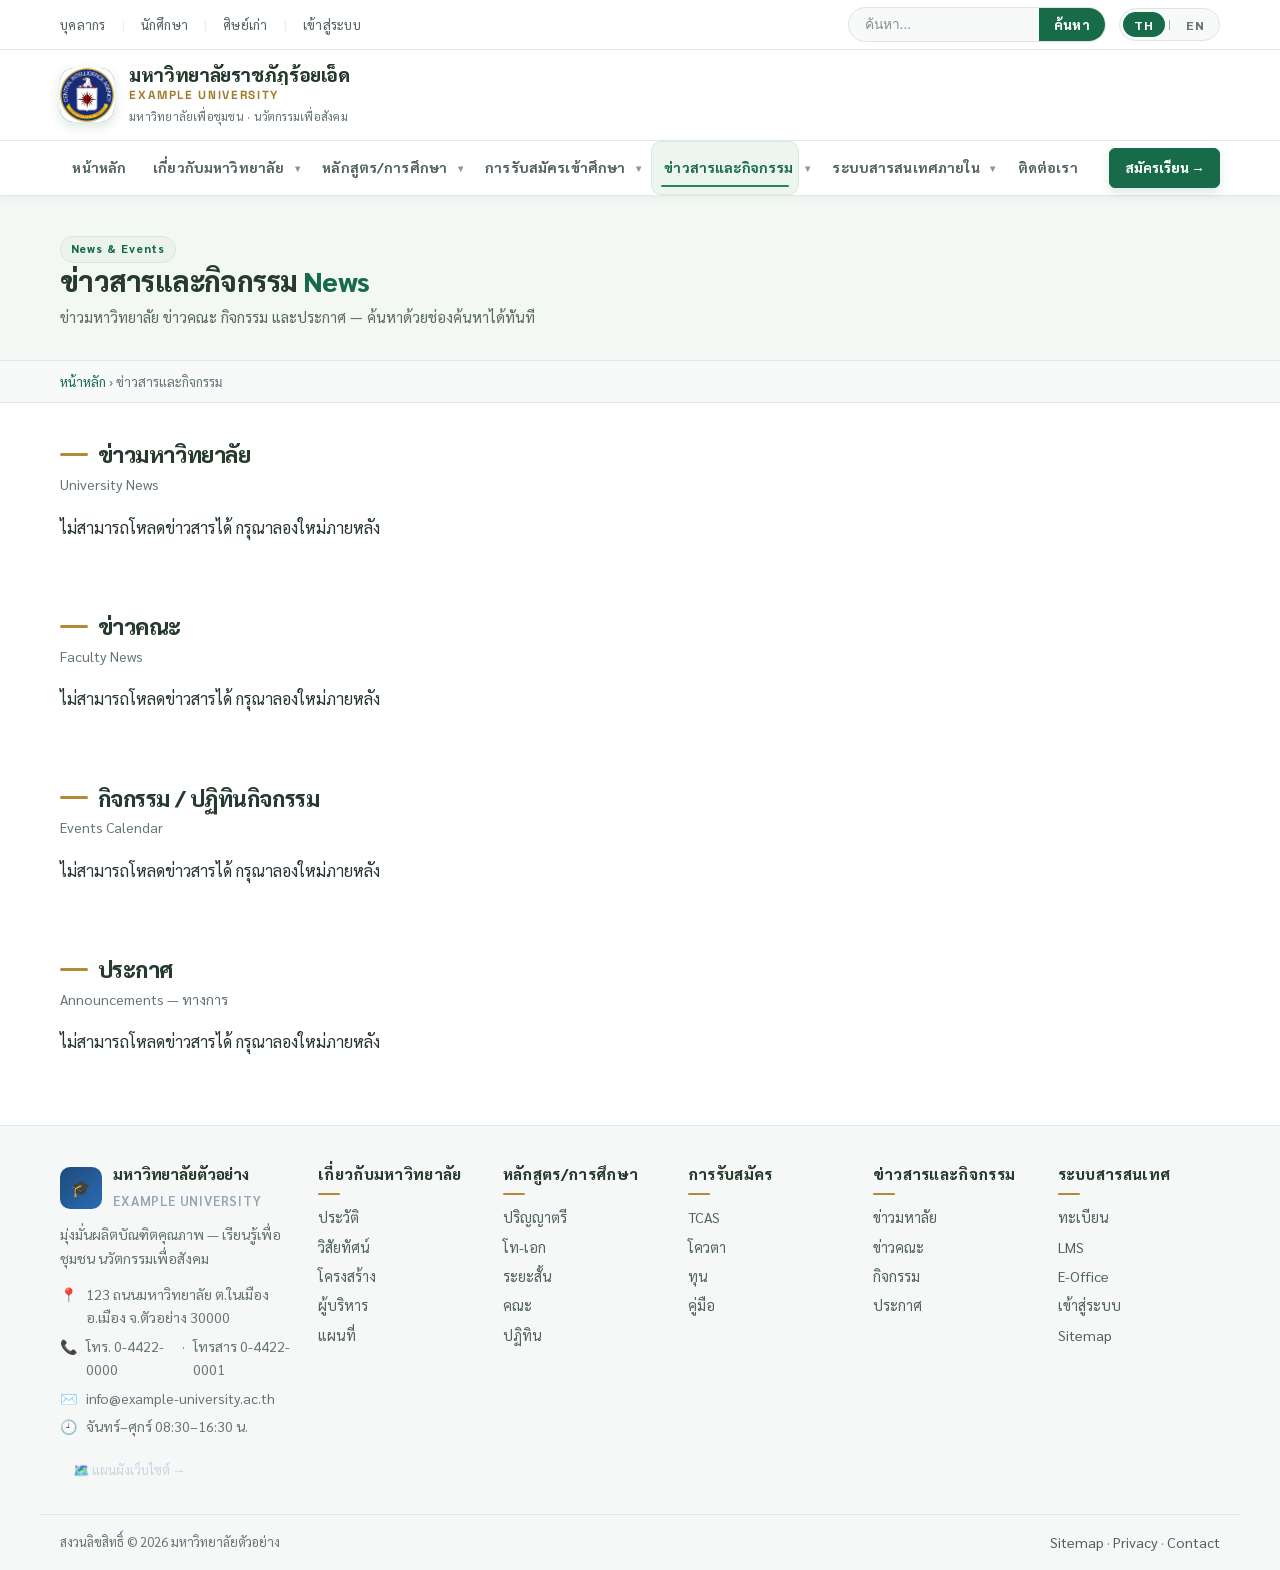
<file: news.html>
<!DOCTYPE html>
<html lang="th">
<head>
  <meta charset="UTF-8"><meta name="viewport" content="width=device-width, initial-scale=1.0">
  <title>ข่าวสารและกิจกรรม — มหาวิทยาลัยตัวอย่าง</title>
  <link href="https://fonts.googleapis.com/css2?family=Sarabun:wght@400;600;700;800&display=swap" rel="stylesheet">
        <link rel="stylesheet" href="html/css/style.css?v=20261009-gallery-images"><script src="html/js/app.js?v=20261009-gallery-images" defer></script>
</head>
<body>
<div class="top-bar"><div class="top-bar-inner">
  <div class="top-links"><a href="personnel.html" data-i18n="top_personnel">บุคลากร</a><span class="top-divider">|</span><a href="students.html" data-i18n="top_student">นักศึกษา</a><span class="top-divider">|</span><a href="alumni.html" data-i18n="top_alumni">ศิษย์เก่า</a><span class="top-divider">|</span><a href="login.html" data-i18n="top_login">เข้าสู่ระบบ</a></div>
  <div class="top-actions"><form class="search-box" data-search-form><input type="search" data-i18n-placeholder="search_placeholder" placeholder="ค้นหา..."><button type="submit" data-i18n="search_btn">ค้นหา</button></form><div class="lang-switcher"><button type="button" data-lang="th" class="active">TH</button><span>|</span><button type="button" data-lang="en">EN</button></div></div>
</div></div>
<header class="header-main"><div class="header-main-inner">
        <a href="index.html" class="brand"><div class="brand-emblem"><img src="img/images.png" alt="ตราสัญลักษณ์มหาวิทยาลัยราชภัฏร้อยเอ็ด"></div><div class="brand-text"><h1 data-i18n="brand_title">มหาวิทยาลัยตัวอย่าง</h1><p data-i18n="brand_subtitle">EXAMPLE UNIVERSITY</p><small data-i18n="brand_desc">มหาวิทยาลัยเพื่อชุมชน · นวัตกรรมเพื่อสังคม</small></div></a>
  <button id="hamburger" class="hamburger" aria-expanded="false" aria-controls="mobile-panel"><span></span><span></span><span></span></button>
</div>
<div id="mobile-panel" class="mobile-panel"><form class="search-box" data-search-form><input type="search" data-i18n-placeholder="search_placeholder" placeholder="ค้นหา..."><button type="submit" data-i18n="search_btn">ค้นหา</button></form>
<ul class="mobile-nav"><li><a href="index.html">หน้าหลัก</a></li><li><a href="about.html">เกี่ยวกับมหาวิทยาลัย</a></li><li><a href="programs.html">หลักสูตร/การศึกษา</a></li><li><a href="admission.html">การรับสมัครเข้าศึกษา</a></li><li><a href="news.html">ข่าวสารและกิจกรรม</a></li><li><a href="intranet.html">ระบบสารสนเทศภายใน</a></li><li><a href="contact.html">ติดต่อเรา</a></li></ul></div></header>
<nav class="main-nav" aria-label="เมนูหลัก"><div class="main-nav-inner">
<ul class="nav-links"><li><a href="index.html" data-i18n="nav_home">หน้าหลัก</a></li>
<li class="has-dropdown">
        <a href="about.html" data-i18n="nav_about">เกี่ยวกับมหาวิทยาลัย</a>
        <button class="nav-toggle" aria-expanded="false" aria-label="เปิดเมนูย่อย"><span class="caret">▾</span></button><ul class="dropdown"><li><a href="about.html">ประวัติ</a></li><li><a href="about.html#vision">วิสัยทัศน์</a></li><li><a href="about.html#structure">โครงสร้าง</a></li><li><a href="about.html#leaders">ผู้บริหาร</a></li><li><a href="about.html#map">แผนที่</a></li></ul></li>
<li class="has-dropdown">
        <a href="programs.html" data-i18n="nav_programs">หลักสูตร/การศึกษา</a>
        <button class="nav-toggle" aria-expanded="false" aria-label="เปิดเมนูย่อย"><span class="caret">▾</span></button><ul class="dropdown"><li><a href="programs.html">ปริญญาตรี</a></li><li><a href="programs.html#graduate">โท-เอก</a></li><li><a href="programs.html#short">ระยะสั้น</a></li><li><a href="programs.html#faculties">คณะ</a></li><li><a href="programs.html#calendar">ปฏิทิน</a></li></ul></li>
<li class="has-dropdown">
        <a href="admission.html" data-i18n="nav_admission">การรับสมัครเข้าศึกษา</a>
        <button class="nav-toggle" aria-expanded="false" aria-label="เปิดเมนูย่อย"><span class="caret">▾</span></button><ul class="dropdown"><li><a href="admission.html">TCAS</a></li><li><a href="admission.html#quota">โควตา</a></li><li><a href="admission.html#scholar">ทุน</a></li><li><a href="admission.html#guide">คู่มือ</a></li></ul></li>
<li class="active has-dropdown">
        <a href="news.html" data-i18n="nav_news">ข่าวสารและกิจกรรม</a>
        <button class="nav-toggle" aria-expanded="false" aria-label="เปิดเมนูย่อย"><span class="caret">▾</span></button><ul class="dropdown"><li><a href="#uni">ข่าวมหาวิทยาลัย</a></li><li><a href="#faculty">ข่าวคณะ</a></li><li><a href="#events">กิจกรรม</a></li><li><a href="#announce">ประกาศ</a></li></ul></li>
<li class="has-dropdown">
        <a href="intranet.html" data-i18n="nav_intranet">ระบบสารสนเทศภายใน</a>
        <button class="nav-toggle" aria-expanded="false" aria-label="เปิดเมนูย่อย"><span class="caret">▾</span></button><ul class="dropdown"><li><a href="intranet.html">ทะเบียน</a></li><li><a href="intranet.html">LMS</a></li><li><a href="intranet.html">E-Office</a></li></ul></li>
<li><a href="contact.html" data-i18n="nav_contact">ติดต่อเรา</a></li></ul><a href="admission.html" class="btn btn-primary" style="padding:.5rem .95rem;font-size:.84rem">สมัครเรียน →</a>
</div></nav>
<div class="page-hero"><div class="page-hero-inner"><span class="badge">News & Events</span><h1>ข่าวสารและกิจกรรม <span>News</span></h1><p>ข่าวมหาวิทยาลัย ข่าวคณะ กิจกรรม และประกาศ — ค้นหาด้วยช่องค้นหาได้ทันที</p></div></div>
<div class="breadcrumb"><div class="breadcrumb-inner"><a href="index.html">หน้าหลัก</a> › ข่าวสารและกิจกรรม</div></div>
<div class="container">
<p id="search-result-msg" hidden style="margin:1rem 0;background:#fef9c3;border:1px solid #fde68a;padding:.6rem .8rem;border-radius:10px;font-size:.9rem"></p>
<section id="uni" class="section"><div class="section-head"><div><h2>ข่าวมหาวิทยาลัย</h2><p>University News</p></div></div>
<div class="cards" data-news-list="university" aria-live="polite"><p class="muted">กำลังโหลดข่าว...</p></div></section>
<section id="faculty" class="section"><div class="section-head"><div><h2>ข่าวคณะ</h2><p>Faculty News</p></div></div>
<div class="cards" data-news-list="faculty" aria-live="polite"><p class="muted">กำลังโหลดข่าว...</p></div></section>
<section id="events" class="section"><div class="section-head"><div><h2>กิจกรรม / ปฏิทินกิจกรรม</h2><p>Events Calendar</p></div></div>
<div class="cards" data-news-list="event" aria-live="polite"><p class="muted">กำลังโหลดกิจกรรม...</p></div></section>
<section id="announce" class="section"><div class="section-head"><div><h2>ประกาศ</h2><p>Announcements — ทางการ</p></div></div>
<div class="cards" data-news-list="announcement" aria-live="polite"><p class="muted">กำลังโหลดประกาศ...</p></div></section>
</div>
<footer class="site-footer"><div class="footer-top">
<div class="footer-brand"><div style="display:flex;align-items:center;gap:.7rem;margin-bottom:.6rem"><div style="width:42px;height:42px;border-radius:10px;background:linear-gradient(135deg,#1e4a7a,#2a6cb6);display:grid;place-items:center">🎓</div><div><h4 style="margin:0">มหาวิทยาลัยตัวอย่าง</h4><small style="color:#94a3b8;letter-spacing:.06em;font-weight:600">EXAMPLE UNIVERSITY</small></div></div><p>มุ่งมั่นผลิตบัณฑิตคุณภาพ — เรียนรู้เพื่อชุมชน นวัตกรรมเพื่อสังคม</p>
<ul class="footer-contact"><li><span>📍</span><span>123 ถนนมหาวิทยาลัย ต.ในเมือง อ.เมือง จ.ตัวอย่าง 30000</span></li><li><span>📞</span><span>โทร. 0-4422-0000</span> · <span>โทรสาร 0-4422-0001</span></li><li><span>✉️</span><span>info@example-university.ac.th</span></li><li><span>🕘</span><span>จันทร์–ศุกร์ 08:30–16:30 น.</span></li></ul><a href="sitemap.html" style="display:inline-block;margin-top:.8rem;background:rgba(255,255,255,.08);border:1px solid rgba(255,255,255,.15);padding:.4rem .75rem;border-radius:999px;font-size:.82rem;color:#cbd5e1">🗺️ แผนผังเว็บไซต์ →</a></div>
<div class="footer-col"><h4>เกี่ยวกับมหาวิทยาลัย</h4><ul><li><a href="about.html">ประวัติ</a></li><li><a href="about.html#vision">วิสัยทัศน์</a></li><li><a href="about.html#structure">โครงสร้าง</a></li><li><a href="about.html#leaders">ผู้บริหาร</a></li><li><a href="about.html#map">แผนที่</a></li></ul></div>
<div class="footer-col"><h4>หลักสูตร/การศึกษา</h4><ul><li><a href="programs.html">ปริญญาตรี</a></li><li><a href="programs.html#graduate">โท-เอก</a></li><li><a href="programs.html#short">ระยะสั้น</a></li><li><a href="programs.html#faculties">คณะ</a></li><li><a href="programs.html#calendar">ปฏิทิน</a></li></ul></div>
<div class="footer-col"><h4>การรับสมัคร</h4><ul><li><a href="admission.html">TCAS</a></li><li><a href="admission.html#quota">โควตา</a></li><li><a href="admission.html#scholar">ทุน</a></li><li><a href="admission.html#guide">คู่มือ</a></li></ul></div>
<div class="footer-col"><h4>ข่าวสารและกิจกรรม</h4><ul><li><a href="news.html">ข่าวมหาลัย</a></li><li><a href="news.html#faculty">ข่าวคณะ</a></li><li><a href="news.html#events">กิจกรรม</a></li><li><a href="news.html#announce">ประกาศ</a></li></ul></div>
<div class="footer-col"><h4>ระบบสารสนเทศ</h4><ul><li><a href="intranet.html">ทะเบียน</a></li><li><a href="intranet.html">LMS</a></li><li><a href="intranet.html">E-Office</a></li><li><a href="login.html">เข้าสู่ระบบ</a></li><li><a href="sitemap.html">Sitemap</a></li></ul></div>
</div><div class="footer-bottom"><span>สงวนลิขสิทธิ์ © 2026 มหาวิทยาลัยตัวอย่าง</span><span><a href="sitemap.html">Sitemap</a> · <a href="contact.html">Privacy</a> · <a href="contact.html">Contact</a></span></div></footer>
</body>
</html>
</file>
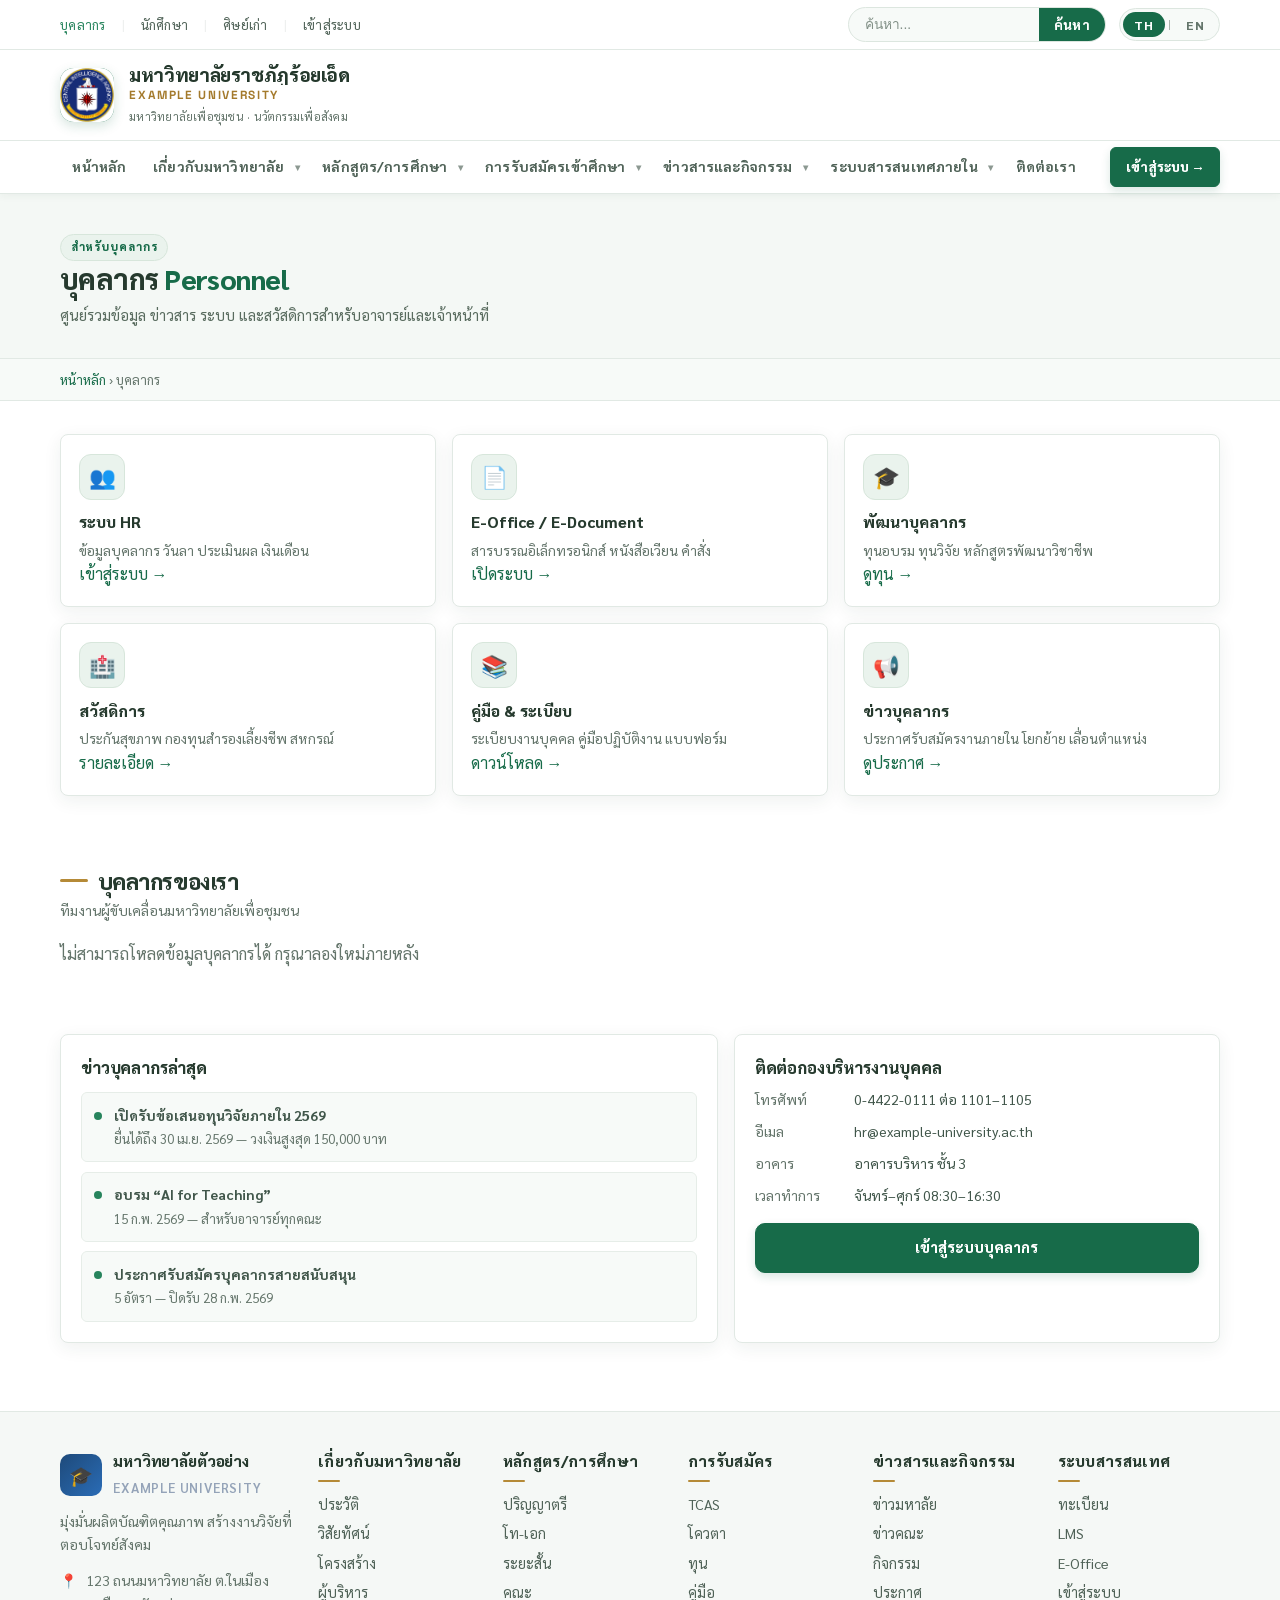
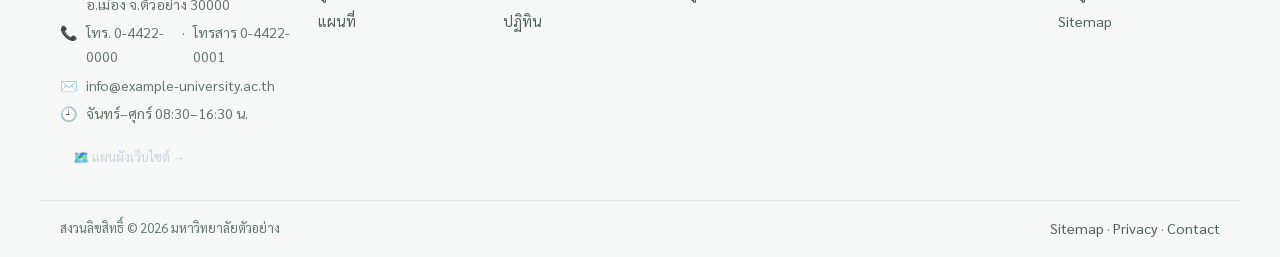
<file: personnel.html>
<!DOCTYPE html>
<html lang="th">
<head>
  <meta charset="UTF-8"><meta name="viewport" content="width=device-width, initial-scale=1.0">
  <title>บุคลากร — มหาวิทยาลัยตัวอย่าง</title>
  <link href="https://fonts.googleapis.com/css2?family=Sarabun:wght@400;600;700;800&display=swap" rel="stylesheet">
    <link rel="stylesheet" href="html/css/style.css?v=20261009-gallery-images">
    <script src="html/js/app.js?v=20261009-gallery-images" defer></script>
</head>
<body>
<div class="top-bar"><div class="top-bar-inner">
  <div class="top-links">
    <a href="personnel.html" class="active" data-i18n="top_personnel">บุคลากร</a><span class="top-divider">|</span>
    <a href="students.html" data-i18n="top_student">นักศึกษา</a><span class="top-divider">|</span>
    <a href="alumni.html" data-i18n="top_alumni">ศิษย์เก่า</a><span class="top-divider">|</span>
    <a href="login.html" data-i18n="top_login">เข้าสู่ระบบ</a>
  </div>
  <div class="top-actions">
    <form class="search-box" data-search-form role="search"><input type="search" data-i18n-placeholder="search_placeholder" placeholder="ค้นหา..."><button type="submit" data-i18n="search_btn">ค้นหา</button></form>
    <div class="lang-switcher"><button type="button" data-lang="th" class="active">TH</button><span>|</span><button type="button" data-lang="en">EN</button></div>
  </div>
</div></div>
<header class="header-main"><div class="header-main-inner">
  <a href="index.html" class="brand"><div class="brand-emblem"><img src="img/images.png" alt="ตราสัญลักษณ์มหาวิทยาลัยราชภัฏร้อยเอ็ด"></div><div class="brand-text"><h1 data-i18n="brand_title">มหาวิทยาลัยตัวอย่าง</h1><p data-i18n="brand_subtitle">EXAMPLE UNIVERSITY</p><small data-i18n="brand_desc">มหาวิทยาลัยเพื่อชุมชน · นวัตกรรมเพื่อสังคม</small></div></a>
  <button id="hamburger" class="hamburger" aria-expanded="false" aria-controls="mobile-panel"><span></span><span></span><span></span></button>
</div>
<div id="mobile-panel" class="mobile-panel">
  <form class="search-box" data-search-form><input type="search" data-i18n-placeholder="search_placeholder" placeholder="ค้นหา..."><button type="submit" data-i18n="search_btn">ค้นหา</button></form>
  <ul class="mobile-nav">
    <li><a href="index.html" data-i18n="nav_home">หน้าหลัก</a></li>
    <li><a href="personnel.html">บุคลากร</a></li><li><a href="students.html">นักศึกษา</a></li><li><a href="alumni.html">ศิษย์เก่า</a></li>
    <li><a href="about.html" data-i18n="nav_about">เกี่ยวกับมหาวิทยาลัย</a></li>
    <li><a href="programs.html" data-i18n="nav_programs">หลักสูตร/การศึกษา</a></li>
    <li><a href="admission.html" data-i18n="nav_admission">การรับสมัครเข้าศึกษา</a></li>
    <li><a href="news.html" data-i18n="nav_news">ข่าวสารและกิจกรรม</a></li>
    <li><a href="intranet.html" data-i18n="nav_intranet">ระบบสารสนเทศภายใน</a></li>
    <li><a href="contact.html" data-i18n="nav_contact">ติดต่อเรา</a></li>
  </ul>
</div></header>
<nav class="main-nav" aria-label="เมนูหลัก"><div class="main-nav-inner">
  <ul class="nav-links">
    <li><a href="index.html" data-i18n="nav_home">หน้าหลัก</a></li>
    <li class="has-dropdown">
        <a href="about.html" data-i18n="nav_about">เกี่ยวกับมหาวิทยาลัย</a>
        <button class="nav-toggle" aria-expanded="false" aria-label="เปิดเมนูย่อย"><span class="caret">▾</span></button>
      <ul class="dropdown"><li><a href="about.html">ประวัติ</a></li><li><a href="about.html#vision">วิสัยทัศน์</a></li><li><a href="about.html#structure">โครงสร้าง</a></li><li><a href="about.html#leaders">ผู้บริหาร</a></li><li><a href="about.html#map">แผนที่</a></li></ul></li>
    <li class="has-dropdown">
        <a href="programs.html" data-i18n="nav_programs">หลักสูตร/การศึกษา</a>
        <button class="nav-toggle" aria-expanded="false" aria-label="เปิดเมนูย่อย"><span class="caret">▾</span></button>
      <ul class="dropdown"><li><a href="programs.html">ปริญญาตรี</a></li><li><a href="programs.html#graduate">บัณฑิตศึกษา</a></li><li><a href="programs.html#short">ระยะสั้น</a></li><li><a href="programs.html#faculties">คณะ</a></li></ul></li>
    <li class="has-dropdown">
        <a href="admission.html" data-i18n="nav_admission">การรับสมัครเข้าศึกษา</a>
        <button class="nav-toggle" aria-expanded="false" aria-label="เปิดเมนูย่อย"><span class="caret">▾</span></button>
      <ul class="dropdown"><li><a href="admission.html">TCAS</a></li><li><a href="admission.html#scholar">ทุน</a></li><li><a href="admission.html#guide">คู่มือ</a></li></ul></li>
    <li class="has-dropdown">
        <a href="news.html" data-i18n="nav_news">ข่าวสารและกิจกรรม</a>
        <button class="nav-toggle" aria-expanded="false" aria-label="เปิดเมนูย่อย"><span class="caret">▾</span></button>
      <ul class="dropdown"><li><a href="news.html">ข่าวมหาวิทยาลัย</a></li><li><a href="news.html#events">กิจกรรม</a></li><li><a href="news.html#announce">ประกาศ</a></li></ul></li>
    <li class="has-dropdown">
        <a href="intranet.html" data-i18n="nav_intranet">ระบบสารสนเทศภายใน</a>
        <button class="nav-toggle" aria-expanded="false" aria-label="เปิดเมนูย่อย"><span class="caret">▾</span></button>
      <ul class="dropdown"><li><a href="intranet.html">ทะเบียน</a></li><li><a href="intranet.html">LMS</a></li><li><a href="intranet.html">E-Office</a></li><li><a href="intranet.html">HR</a></li></ul></li>
    <li><a href="contact.html" data-i18n="nav_contact">ติดต่อเรา</a></li>
  </ul>
  <a href="login.html" class="btn btn-primary" style="padding:.5rem .95rem;font-size:.84rem">เข้าสู่ระบบ →</a>
</div></nav>

<div class="page-hero"><div class="page-hero-inner"><span class="badge">สำหรับบุคลากร</span><h1>บุคลากร <span>Personnel</span></h1><p>ศูนย์รวมข้อมูล ข่าวสาร ระบบ และสวัสดิการสำหรับอาจารย์และเจ้าหน้าที่</p></div></div>
<div class="breadcrumb"><div class="breadcrumb-inner"><a href="index.html" data-i18n="breadcrumb_home">หน้าหลัก</a> › บุคลากร</div></div>

<div class="container">
  <p id="search-result-msg" hidden style="margin:1rem 0;background:#fef9c3;border:1px solid #fde68a;padding:.6rem .8rem;border-radius:10px;font-size:.9rem"></p>

  <div class="section">
    <div class="intranet-grid">
      <div class="app-tile" data-searchable><div class="app-icon">👥</div><h3>ระบบ HR</h3><p>ข้อมูลบุคลากร วันลา ประเมินผล เงินเดือน</p><a class="link" href="intranet.html">เข้าสู่ระบบ →</a></div>
      <div class="app-tile" data-searchable><div class="app-icon">📄</div><h3>E-Office / E-Document</h3><p>สารบรรณอิเล็กทรอนิกส์ หนังสือเวียน คำสั่ง</p><a class="link" href="intranet.html">เปิดระบบ →</a></div>
      <div class="app-tile" data-searchable><div class="app-icon">🎓</div><h3>พัฒนาบุคลากร</h3><p>ทุนอบรม ทุนวิจัย หลักสูตรพัฒนาวิชาชีพ</p><a class="link" href="intranet.html#hr">ดูทุน →</a></div>
      <div class="app-tile" data-searchable><div class="app-icon">🏥</div><h3>สวัสดิการ</h3><p>ประกันสุขภาพ กองทุนสำรองเลี้ยงชีพ สหกรณ์</p><a class="link" href="contact.html">รายละเอียด →</a></div>
      <div class="app-tile" data-searchable><div class="app-icon">📚</div><h3>คู่มือ & ระเบียบ</h3><p>ระเบียบงานบุคคล คู่มือปฏิบัติงาน แบบฟอร์ม</p><a class="link" href="intranet.html#hr">ดาวน์โหลด →</a></div>
      <div class="app-tile" data-searchable><div class="app-icon">📢</div><h3>ข่าวบุคลากร</h3><p>ประกาศรับสมัครงานภายใน โยกย้าย เลื่อนตำแหน่ง</p><a class="link" href="news.html#announce">ดูประกาศ →</a></div>
    </div>
  </div>

  <div class="section personnel-gallery-section">
    <div class="section-head">
      <div><h2>บุคลากรของเรา</h2><p>ทีมงานผู้ขับเคลื่อนมหาวิทยาลัยเพื่อชุมชน</p></div>
    </div>
    <div class="personnel-gallery" data-personnel-gallery aria-live="polite">
      <p class="personnel-gallery-message">กำลังโหลดข้อมูลบุคลากร...</p>
    </div>
  </div>

  <div class="section">
    <div class="content-grid">
      <div class="card" data-searchable>
        <h3>ข่าวบุคลากรล่าสุด</h3>
        <ul class="mini-list" style="margin-top:.6rem">
          <li><span class="dot"></span><span><strong>เปิดรับข้อเสนอทุนวิจัยภายใน 2569</strong><br><span style="color:var(--muted);font-size:.82rem">ยื่นได้ถึง 30 เม.ย. 2569 — วงเงินสูงสุด 150,000 บาท</span></span></li>
          <li><span class="dot"></span><span><strong>อบรม “AI for Teaching”</strong><br><span style="color:var(--muted);font-size:.82rem">15 ก.พ. 2569 — สำหรับอาจารย์ทุกคณะ</span></span></li>
          <li><span class="dot"></span><span><strong>ประกาศรับสมัครบุคลากรสายสนับสนุน</strong><br><span style="color:var(--muted);font-size:.82rem">5 อัตรา — ปิดรับ 28 ก.พ. 2569</span></span></li>
        </ul>
      </div>
      <div class="card" data-searchable>
        <h3>ติดต่อกองบริหารงานบุคคล</h3>
        <ul class="kv">
          <li><span class="k">โทรศัพท์</span><span>0-4422-0111 ต่อ 1101–1105</span></li>
          <li><span class="k">อีเมล</span><span>hr@example-university.ac.th</span></li>
          <li><span class="k">อาคาร</span><span>อาคารบริหาร ชั้น 3</span></li>
          <li><span class="k">เวลาทำการ</span><span>จันทร์–ศุกร์ 08:30–16:30</span></li>
        </ul>
        <a href="login.html" class="btn btn-primary" style="margin-top:1rem;width:100%;border-radius:10px">เข้าสู่ระบบบุคลากร</a>
      </div>
    </div>
  </div>
</div>

<div class="personnel-modal" data-personnel-modal aria-hidden="true">
  <div class="personnel-modal-backdrop" data-personnel-close></div>
  <section class="personnel-modal-dialog" role="dialog" aria-modal="true" aria-labelledby="personnel-modal-name">
    <span class="personnel-border-spark" aria-hidden="true">✦</span>
    <button class="personnel-modal-close" type="button" data-personnel-close aria-label="ปิดรายละเอียด">×</button>
    <div class="personnel-modal-images" data-personnel-modal-images></div>
    <div class="personnel-modal-content">
      <span class="personnel-modal-label">บุคลากรของมหาวิทยาลัย</span>
      <h2 id="personnel-modal-name" data-personnel-modal-name></h2>
      <p data-personnel-modal-faculty></p>
      <p class="personnel-modal-detail">อาจารย์ผู้ร่วมพัฒนาการเรียนรู้ งานวิจัย และกิจกรรมเพื่อสังคมของมหาวิทยาลัย</p>
    </div>
  </section>
</div>

<footer class="site-footer">
  <div class="footer-top">
    <div class="footer-brand">
      <div style="display:flex;align-items:center;gap:.7rem;margin-bottom:.6rem"><div style="width:42px;height:42px;border-radius:10px;background:linear-gradient(135deg,#1e4a7a,#2a6cb6);display:grid;place-items:center;font-size:1.2rem">🎓</div><div><h4 style="margin:0">มหาวิทยาลัยตัวอย่าง</h4><small style="color:#94a3b8;letter-spacing:.06em;font-weight:600">EXAMPLE UNIVERSITY</small></div></div>
      <p>มุ่งมั่นผลิตบัณฑิตคุณภาพ สร้างงานวิจัยที่ตอบโจทย์สังคม</p>
      <ul class="footer-contact">
        <li><span>📍</span><span>123 ถนนมหาวิทยาลัย ต.ในเมือง อ.เมือง จ.ตัวอย่าง 30000</span></li>
        <li><span>📞</span><span>โทร. 0-4422-0000</span> · <span>โทรสาร 0-4422-0001</span></li>
        <li><span>✉️</span><span>info@example-university.ac.th</span></li>
        <li><span>🕘</span><span>จันทร์–ศุกร์ 08:30–16:30 น.</span></li>
      </ul>
      <a href="sitemap.html" style="display:inline-block;margin-top:.8rem;background:rgba(255,255,255,.08);border:1px solid rgba(255,255,255,.15);padding:.4rem .75rem;border-radius:999px;font-size:.82rem;color:#cbd5e1">🗺️ แผนผังเว็บไซต์ →</a>
    </div>
    <div class="footer-col"><h4>เกี่ยวกับมหาวิทยาลัย</h4><ul><li><a href="about.html">ประวัติ</a></li><li><a href="about.html#vision">วิสัยทัศน์</a></li><li><a href="about.html#structure">โครงสร้าง</a></li><li><a href="about.html#leaders">ผู้บริหาร</a></li><li><a href="about.html#map">แผนที่</a></li></ul></div>
    <div class="footer-col"><h4>หลักสูตร/การศึกษา</h4><ul><li><a href="programs.html">ปริญญาตรี</a></li><li><a href="programs.html#graduate">โท-เอก</a></li><li><a href="programs.html#short">ระยะสั้น</a></li><li><a href="programs.html#faculties">คณะ</a></li><li><a href="programs.html#calendar">ปฏิทิน</a></li></ul></div>
    <div class="footer-col"><h4>การรับสมัคร</h4><ul><li><a href="admission.html">TCAS</a></li><li><a href="admission.html#quota">โควตา</a></li><li><a href="admission.html#scholar">ทุน</a></li><li><a href="admission.html#guide">คู่มือ</a></li></ul></div>
    <div class="footer-col"><h4>ข่าวสารและกิจกรรม</h4><ul><li><a href="news.html">ข่าวมหาลัย</a></li><li><a href="news.html#faculty">ข่าวคณะ</a></li><li><a href="news.html#events">กิจกรรม</a></li><li><a href="news.html#announce">ประกาศ</a></li></ul></div>
    <div class="footer-col"><h4>ระบบสารสนเทศ</h4><ul><li><a href="intranet.html">ทะเบียน</a></li><li><a href="intranet.html">LMS</a></li><li><a href="intranet.html">E-Office</a></li><li><a href="login.html">เข้าสู่ระบบ</a></li><li><a href="sitemap.html">Sitemap</a></li></ul></div>
  </div>
  <div class="footer-bottom"><span>สงวนลิขสิทธิ์ © 2026 มหาวิทยาลัยตัวอย่าง</span><span><a href="sitemap.html">Sitemap</a> · <a href="contact.html">Privacy</a> · <a href="contact.html">Contact</a></span></div>
</footer>
</body>
</html>
</file>
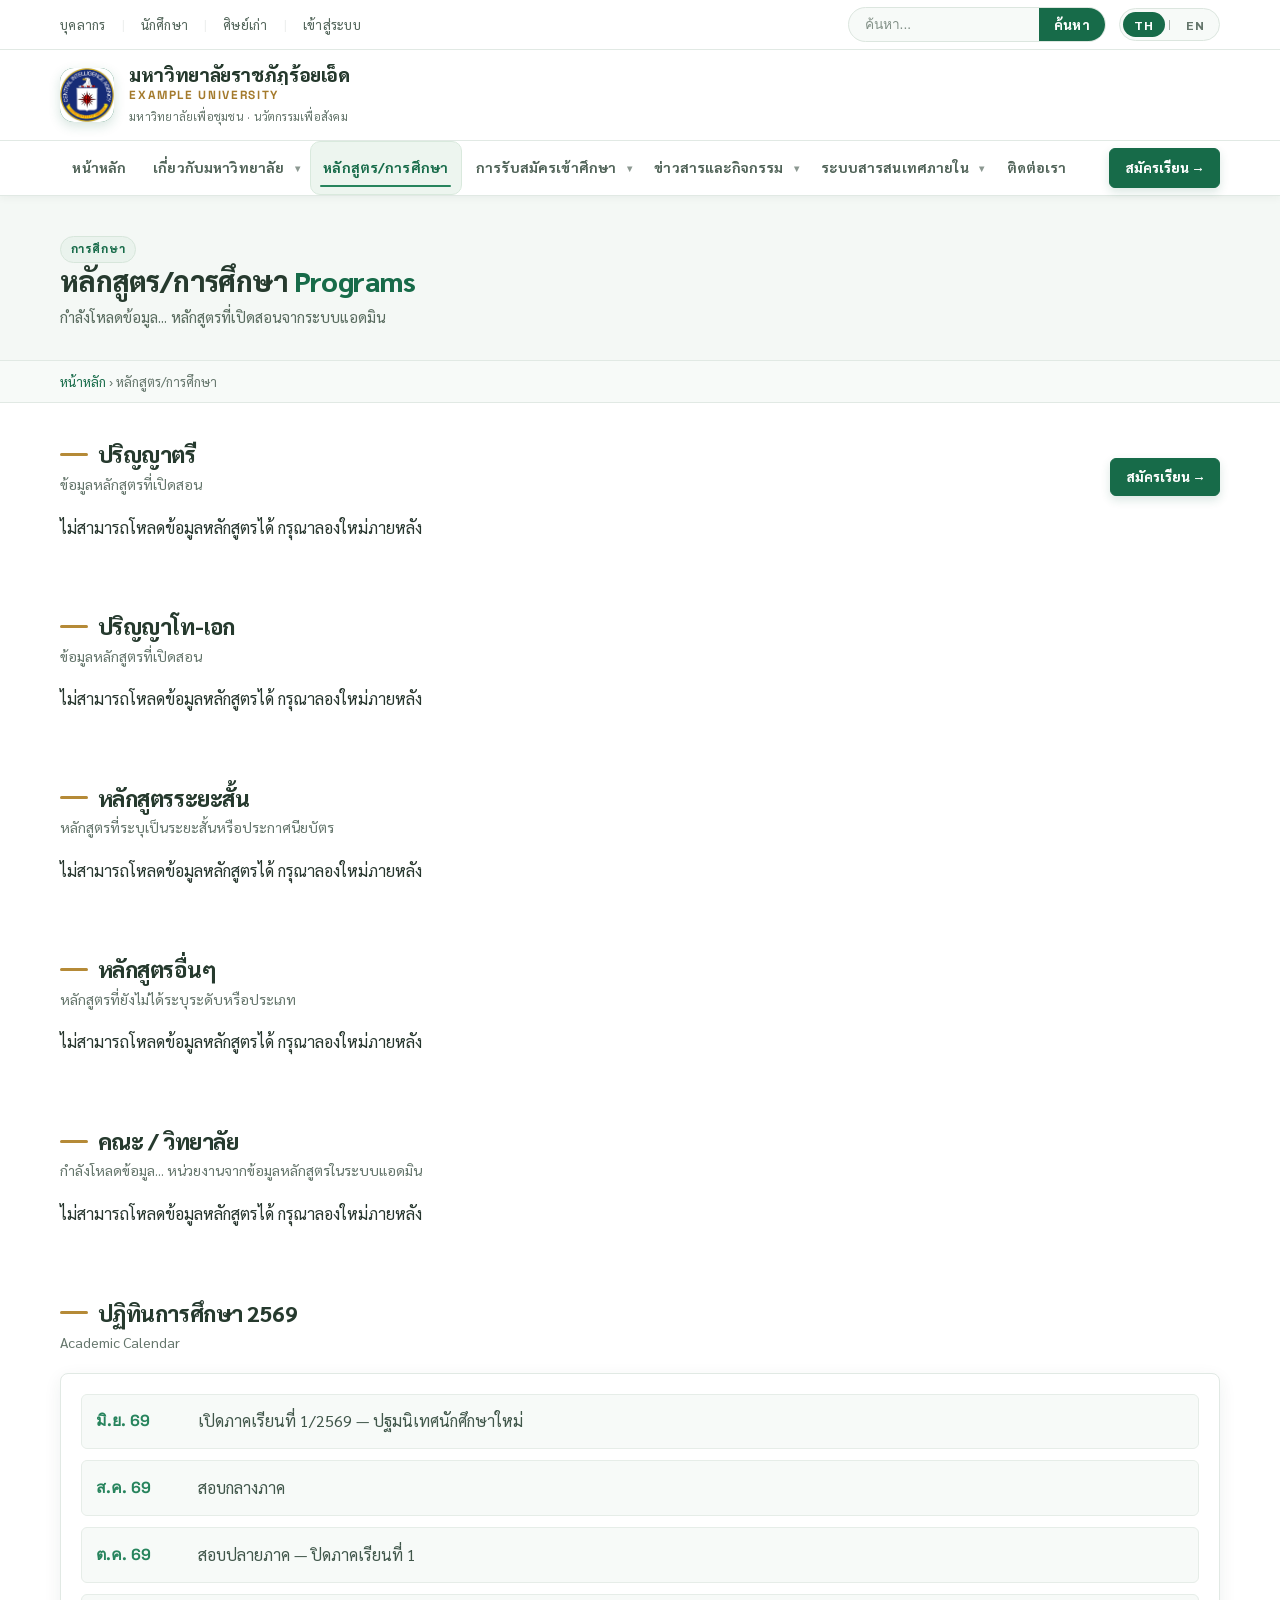
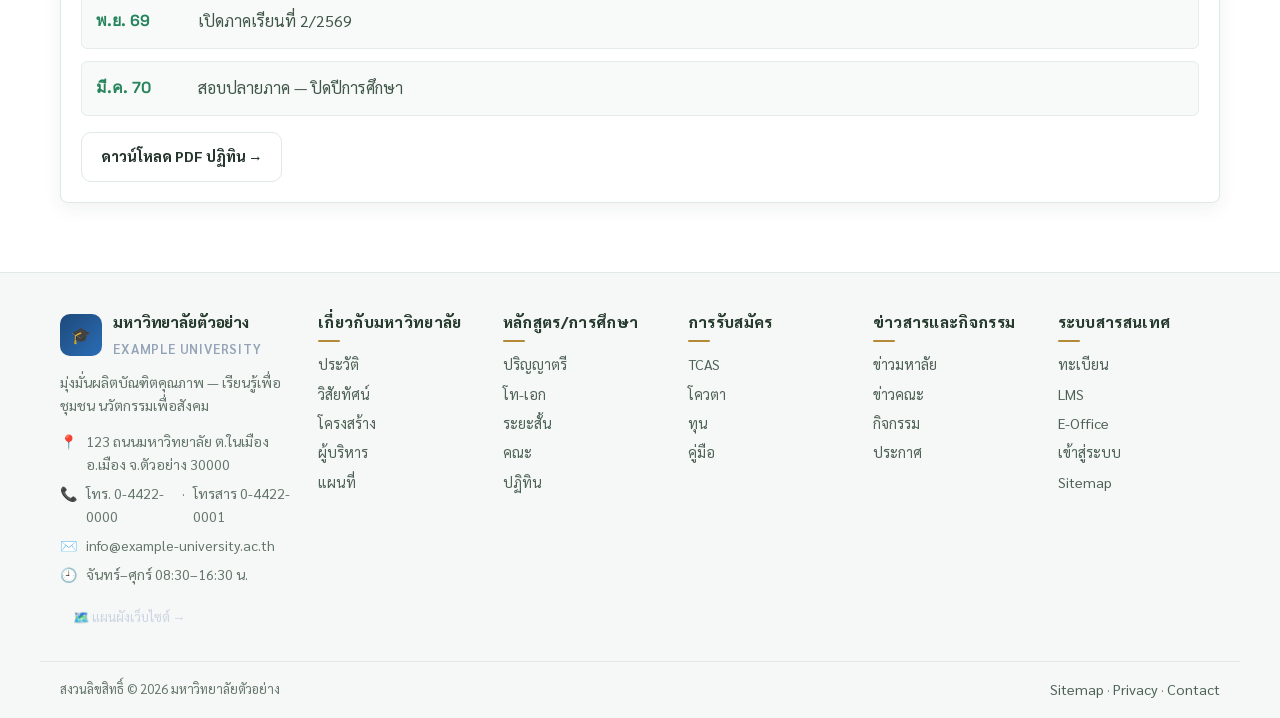
<file: programs.html>
<!DOCTYPE html>
<html lang="th">
<head>
  <meta charset="UTF-8"><meta name="viewport" content="width=device-width, initial-scale=1.0">
  <title>หลักสูตร/การศึกษา — มหาวิทยาลัยตัวอย่าง</title>
  <link href="https://fonts.googleapis.com/css2?family=Sarabun:wght@400;600;700;800&display=swap" rel="stylesheet">
  <link rel="stylesheet" href="html/css/style.css"><script src="html/js/app.js?v=20260930-admin-content" defer></script>
</head>
<body>
<div class="top-bar"><div class="top-bar-inner">
  <div class="top-links">
    <a href="personnel.html" data-i18n="top_personnel">บุคลากร</a><span class="top-divider">|</span>
    <a href="students.html" data-i18n="top_student">นักศึกษา</a><span class="top-divider">|</span>
    <a href="alumni.html" data-i18n="top_alumni">ศิษย์เก่า</a><span class="top-divider">|</span>
    <a href="login.html" data-i18n="top_login">เข้าสู่ระบบ</a>
  </div>
  <div class="top-actions">
    <form class="search-box" data-search-form><input type="search" data-i18n-placeholder="search_placeholder" placeholder="ค้นหา..."><button type="submit" data-i18n="search_btn">ค้นหา</button></form>
    <div class="lang-switcher"><button type="button" data-lang="th" class="active">TH</button><span>|</span><button type="button" data-lang="en">EN</button></div>
  </div>
</div></div>
<header class="header-main"><div class="header-main-inner">
  <a href="index.html" class="brand"><div class="brand-emblem"><img src="img/images.png" alt="ตราสัญลักษณ์มหาวิทยาลัยราชภัฏร้อยเอ็ด"></div><div class="brand-text"><h1 data-i18n="brand_title">มหาวิทยาลัยตัวอย่าง</h1><p data-i18n="brand_subtitle">EXAMPLE UNIVERSITY</p><small data-i18n="brand_desc">มหาวิทยาลัยเพื่อชุมชน · นวัตกรรมเพื่อสังคม</small></div></a>
  <button id="hamburger" class="hamburger" aria-expanded="false" aria-controls="mobile-panel"><span></span><span></span><span></span></button>
</div>
<div id="mobile-panel" class="mobile-panel">
  <form class="search-box" data-search-form><input type="search" data-i18n-placeholder="search_placeholder" placeholder="ค้นหา..."><button type="submit" data-i18n="search_btn">ค้นหา</button></form>
  <ul class="mobile-nav">
    <li><a href="index.html" data-i18n="nav_home">หน้าหลัก</a></li>
    <li><a href="about.html" data-i18n="nav_about">เกี่ยวกับมหาวิทยาลัย</a></li>
    <li><a href="programs.html" data-i18n="nav_programs">หลักสูตร/การศึกษา</a></li>
    <li><a href="admission.html" data-i18n="nav_admission">การรับสมัครเข้าศึกษา</a></li>
    <li><a href="news.html" data-i18n="nav_news">ข่าวสารและกิจกรรม</a></li>
    <li><a href="intranet.html" data-i18n="nav_intranet">ระบบสารสนเทศภายใน</a></li>
    <li><a href="contact.html" data-i18n="nav_contact">ติดต่อเรา</a></li>
  </ul>
</div></header>
<nav class="main-nav" aria-label="เมนูหลัก"><div class="main-nav-inner">
  <ul class="nav-links">
    <li><a href="index.html" data-i18n="nav_home">หน้าหลัก</a></li>
    <li class="has-dropdown">
        <a href="about.html" data-i18n="nav_about">เกี่ยวกับมหาวิทยาลัย</a>
        <button class="nav-toggle" aria-expanded="false" aria-label="เปิดเมนูย่อย"><span class="caret">▾</span></button><ul class="dropdown"><li><a href="about.html">ประวัติ</a></li><li><a href="about.html#vision">วิสัยทัศน์</a></li><li><a href="about.html#structure">โครงสร้าง</a></li><li><a href="about.html#leaders">ผู้บริหาร</a></li><li><a href="about.html#map">แผนที่</a></li></ul></li>
    <li class="active"><a href="programs.html" class="active" data-i18n="nav_programs">หลักสูตร/การศึกษา</a></li>
    <li class="has-dropdown">
        <a href="admission.html" data-i18n="nav_admission">การรับสมัครเข้าศึกษา</a>
        <button class="nav-toggle" aria-expanded="false" aria-label="เปิดเมนูย่อย"><span class="caret">▾</span></button><ul class="dropdown"><li><a href="admission.html">TCAS</a></li><li><a href="admission.html#quota">โควตา</a></li><li><a href="admission.html#scholar">ทุน</a></li><li><a href="admission.html#guide">คู่มือ</a></li></ul></li>
    <li class="has-dropdown">
        <a href="news.html" data-i18n="nav_news">ข่าวสารและกิจกรรม</a>
        <button class="nav-toggle" aria-expanded="false" aria-label="เปิดเมนูย่อย"><span class="caret">▾</span></button><ul class="dropdown"><li><a href="news.html">ข่าวมหาวิทยาลัย</a></li><li><a href="news.html#events">กิจกรรม</a></li><li><a href="news.html#announce">ประกาศ</a></li></ul></li>
    <li class="has-dropdown">
        <a href="intranet.html" data-i18n="nav_intranet">ระบบสารสนเทศภายใน</a>
        <button class="nav-toggle" aria-expanded="false" aria-label="เปิดเมนูย่อย"><span class="caret">▾</span></button><ul class="dropdown"><li><a href="intranet.html">ทะเบียน</a></li><li><a href="intranet.html">LMS</a></li><li><a href="intranet.html">E-Office</a></li><li><a href="intranet.html">HR</a></li></ul></li>
    <li><a href="contact.html" data-i18n="nav_contact">ติดต่อเรา</a></li>
  </ul><a href="admission.html" class="btn btn-primary" style="padding:.5rem .95rem;font-size:.84rem">สมัครเรียน →</a>
</div></nav>

<div class="page-hero"><div class="page-hero-inner"><span class="badge">การศึกษา</span><h1>หลักสูตร/การศึกษา <span>Programs</span></h1><p><span data-course-count>กำลังโหลดข้อมูล...</span> หลักสูตรที่เปิดสอนจากระบบแอดมิน</p></div></div>
<div class="breadcrumb"><div class="breadcrumb-inner"><a href="index.html" data-i18n="breadcrumb_home">หน้าหลัก</a> › หลักสูตร/การศึกษา</div></div>
<div class="container">
  <p id="search-result-msg" hidden style="margin:1rem 0;background:#fef9c3;border:1px solid #fde68a;padding:.6rem .8rem;border-radius:10px;font-size:.9rem"></p>

  <section class="section" id="bachelor">
    <div class="section-head"><div><h2>ปริญญาตรี</h2><p>ข้อมูลหลักสูตรที่เปิดสอน</p></div><a href="admission.html" class="btn btn-primary" style="padding:.45rem .9rem;font-size:.84rem">สมัครเรียน →</a></div>
    <div class="cards" data-course-list="bachelor" aria-live="polite"><p class="muted">กำลังโหลดข้อมูลหลักสูตร...</p></div>
  </section>

  <section class="section" id="graduate">
    <div class="section-head"><div><h2>ปริญญาโท-เอก</h2><p>ข้อมูลหลักสูตรที่เปิดสอน</p></div></div>
    <div class="cards" data-course-list="graduate" aria-live="polite"><p class="muted">กำลังโหลดข้อมูลหลักสูตร...</p></div>
  </section>

  <section class="section" id="short">
    <div class="section-head"><div><h2>หลักสูตรระยะสั้น</h2><p>หลักสูตรที่ระบุเป็นระยะสั้นหรือประกาศนียบัตร</p></div></div>
    <div class="cards" data-course-list="short" aria-live="polite"><p class="muted">กำลังโหลดข้อมูลหลักสูตร...</p></div>
  </section>

  <section class="section" id="other-courses">
    <div class="section-head"><div><h2>หลักสูตรอื่นๆ</h2><p>หลักสูตรที่ยังไม่ได้ระบุระดับหรือประเภท</p></div></div>
    <div class="cards" data-course-list="other" aria-live="polite"><p class="muted">กำลังโหลดข้อมูลหลักสูตร...</p></div>
  </section>

  <section class="section" id="faculties">
    <div class="section-head"><div><h2>คณะ / วิทยาลัย</h2><p><span data-faculty-count>กำลังโหลดข้อมูล...</span> หน่วยงานจากข้อมูลหลักสูตรในระบบแอดมิน</p></div></div>
    <div class="cards" data-faculty-list aria-live="polite"><p class="muted">กำลังโหลดข้อมูลหน่วยงาน...</p></div>
  </section>

  <section class="section" id="calendar">
    <div class="section-head"><div><h2>ปฏิทินการศึกษา 2569</h2><p>Academic Calendar</p></div></div>
    <div class="card" data-searchable>
      <ul class="timeline">
        <li><span class="year">มิ.ย. 69</span><span>เปิดภาคเรียนที่ 1/2569 — ปฐมนิเทศนักศึกษาใหม่</span></li>
        <li><span class="year">ส.ค. 69</span><span>สอบกลางภาค</span></li>
        <li><span class="year">ต.ค. 69</span><span>สอบปลายภาค — ปิดภาคเรียนที่ 1</span></li>
        <li><span class="year">พ.ย. 69</span><span>เปิดภาคเรียนที่ 2/2569</span></li>
        <li><span class="year">มี.ค. 70</span><span>สอบปลายภาค — ปิดปีการศึกษา</span></li>
      </ul>
      <a href="#calendar" class="btn" style="margin-top:1rem;background:#fff;border:1px solid var(--line);border-radius:10px">ดาวน์โหลด PDF ปฏิทิน →</a>
    </div>
  </section>
</div>
<footer class="site-footer">
  <div class="footer-top">
    <div class="footer-brand"><div style="display:flex;align-items:center;gap:.7rem;margin-bottom:.6rem"><div style="width:42px;height:42px;border-radius:10px;background:linear-gradient(135deg,#1e4a7a,#2a6cb6);display:grid;place-items:center">🎓</div><div><h4 style="margin:0">มหาวิทยาลัยตัวอย่าง</h4><small style="color:#94a3b8;letter-spacing:.06em;font-weight:600">EXAMPLE UNIVERSITY</small></div></div><p>มุ่งมั่นผลิตบัณฑิตคุณภาพ — เรียนรู้เพื่อชุมชน นวัตกรรมเพื่อสังคม</p>
      <ul class="footer-contact"><li><span>📍</span><span>123 ถนนมหาวิทยาลัย ต.ในเมือง อ.เมือง จ.ตัวอย่าง 30000</span></li><li><span>📞</span><span>โทร. 0-4422-0000</span> · <span>โทรสาร 0-4422-0001</span></li><li><span>✉️</span><span>info@example-university.ac.th</span></li><li><span>🕘</span><span>จันทร์–ศุกร์ 08:30–16:30 น.</span></li></ul><a href="sitemap.html" style="display:inline-block;margin-top:.8rem;background:rgba(255,255,255,.08);border:1px solid rgba(255,255,255,.15);padding:.4rem .75rem;border-radius:999px;font-size:.82rem;color:#cbd5e1">🗺️ แผนผังเว็บไซต์ →</a></div>
    <div class="footer-col"><h4>เกี่ยวกับมหาวิทยาลัย</h4><ul><li><a href="about.html">ประวัติ</a></li><li><a href="about.html#vision">วิสัยทัศน์</a></li><li><a href="about.html#structure">โครงสร้าง</a></li><li><a href="about.html#leaders">ผู้บริหาร</a></li><li><a href="about.html#map">แผนที่</a></li></ul></div>
    <div class="footer-col"><h4>หลักสูตร/การศึกษา</h4><ul><li><a href="programs.html">ปริญญาตรี</a></li><li><a href="programs.html#graduate">โท-เอก</a></li><li><a href="programs.html#short">ระยะสั้น</a></li><li><a href="programs.html#faculties">คณะ</a></li><li><a href="programs.html#calendar">ปฏิทิน</a></li></ul></div>
    <div class="footer-col"><h4>การรับสมัคร</h4><ul><li><a href="admission.html">TCAS</a></li><li><a href="admission.html#quota">โควตา</a></li><li><a href="admission.html#scholar">ทุน</a></li><li><a href="admission.html#guide">คู่มือ</a></li></ul></div>
    <div class="footer-col"><h4>ข่าวสารและกิจกรรม</h4><ul><li><a href="news.html">ข่าวมหาลัย</a></li><li><a href="news.html#faculty">ข่าวคณะ</a></li><li><a href="news.html#events">กิจกรรม</a></li><li><a href="news.html#announce">ประกาศ</a></li></ul></div>
    <div class="footer-col"><h4>ระบบสารสนเทศ</h4><ul><li><a href="intranet.html">ทะเบียน</a></li><li><a href="intranet.html">LMS</a></li><li><a href="intranet.html">E-Office</a></li><li><a href="login.html">เข้าสู่ระบบ</a></li><li><a href="sitemap.html">Sitemap</a></li></ul></div>
  </div>
  <div class="footer-bottom"><span>สงวนลิขสิทธิ์ © 2026 มหาวิทยาลัยตัวอย่าง</span><span><a href="sitemap.html">Sitemap</a> · <a href="contact.html">Privacy</a> · <a href="contact.html">Contact</a></span></div>
</footer>
</body>
</html>
</file>
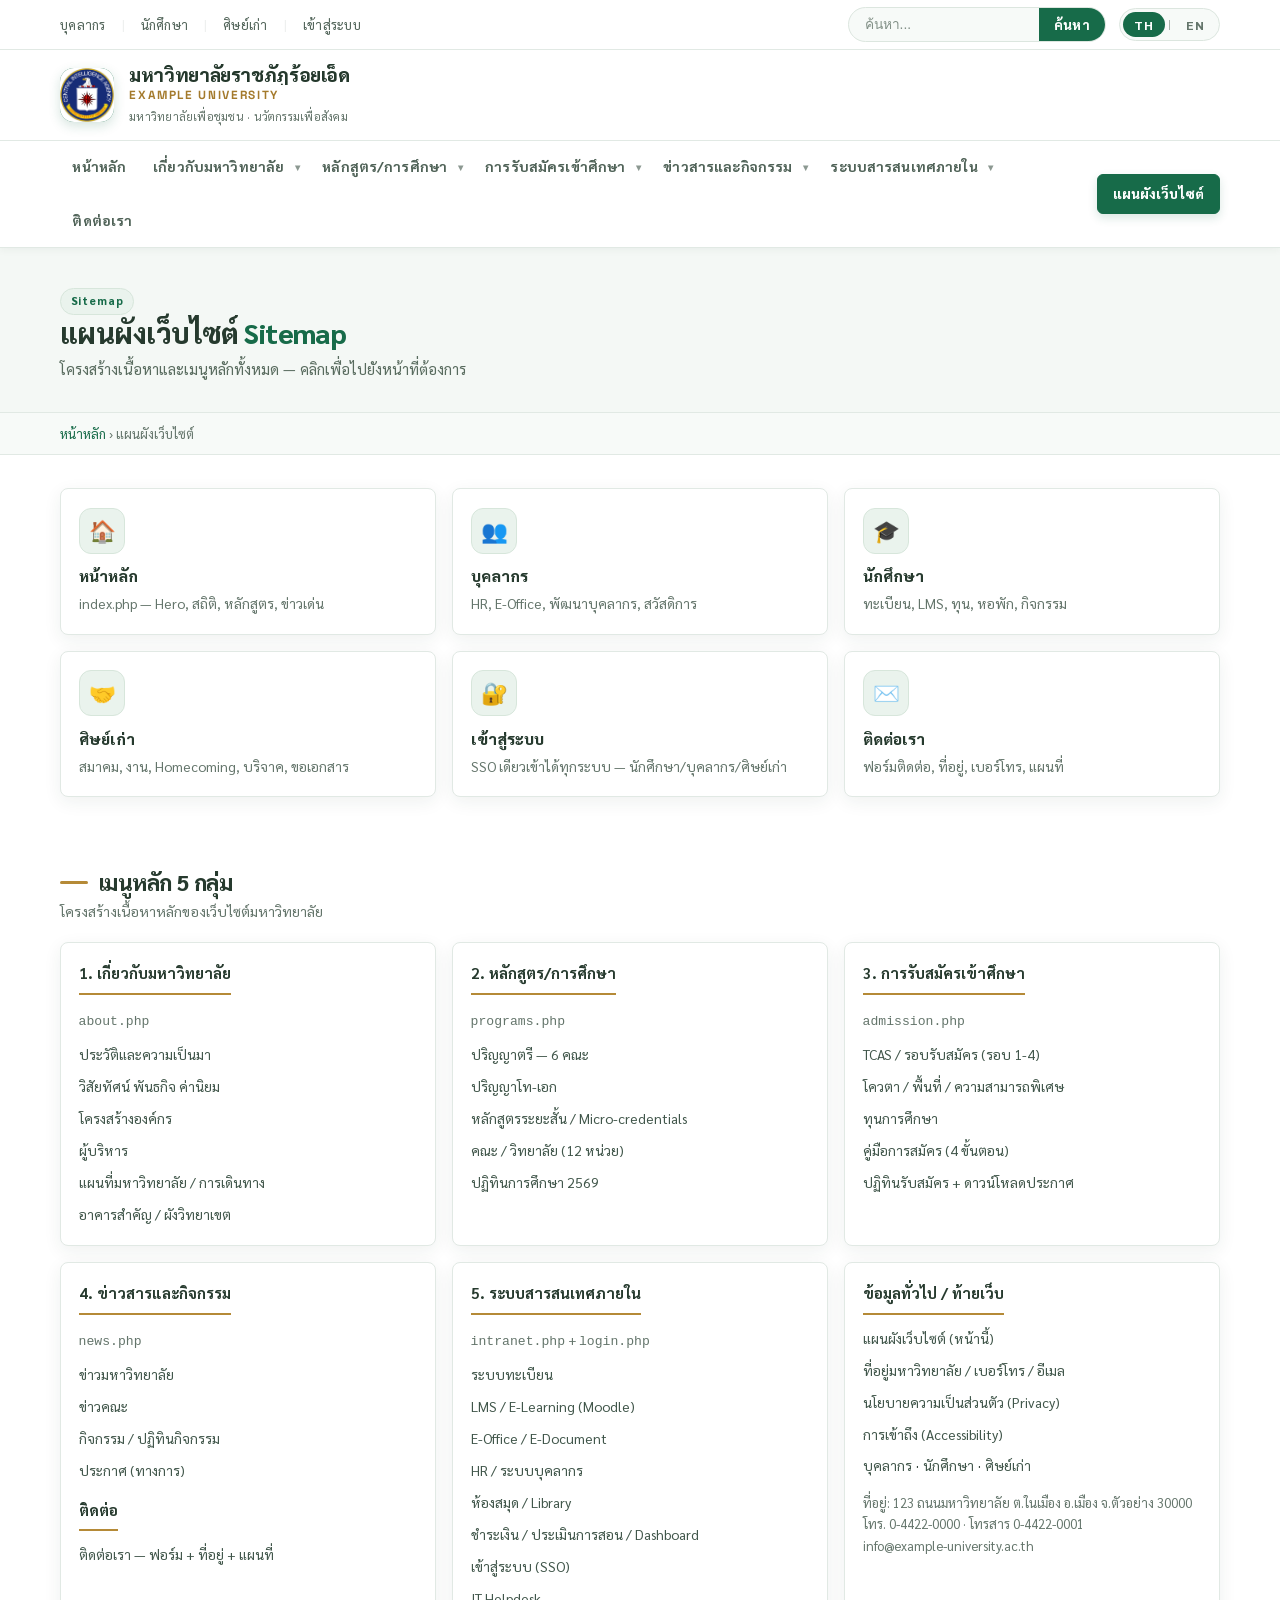
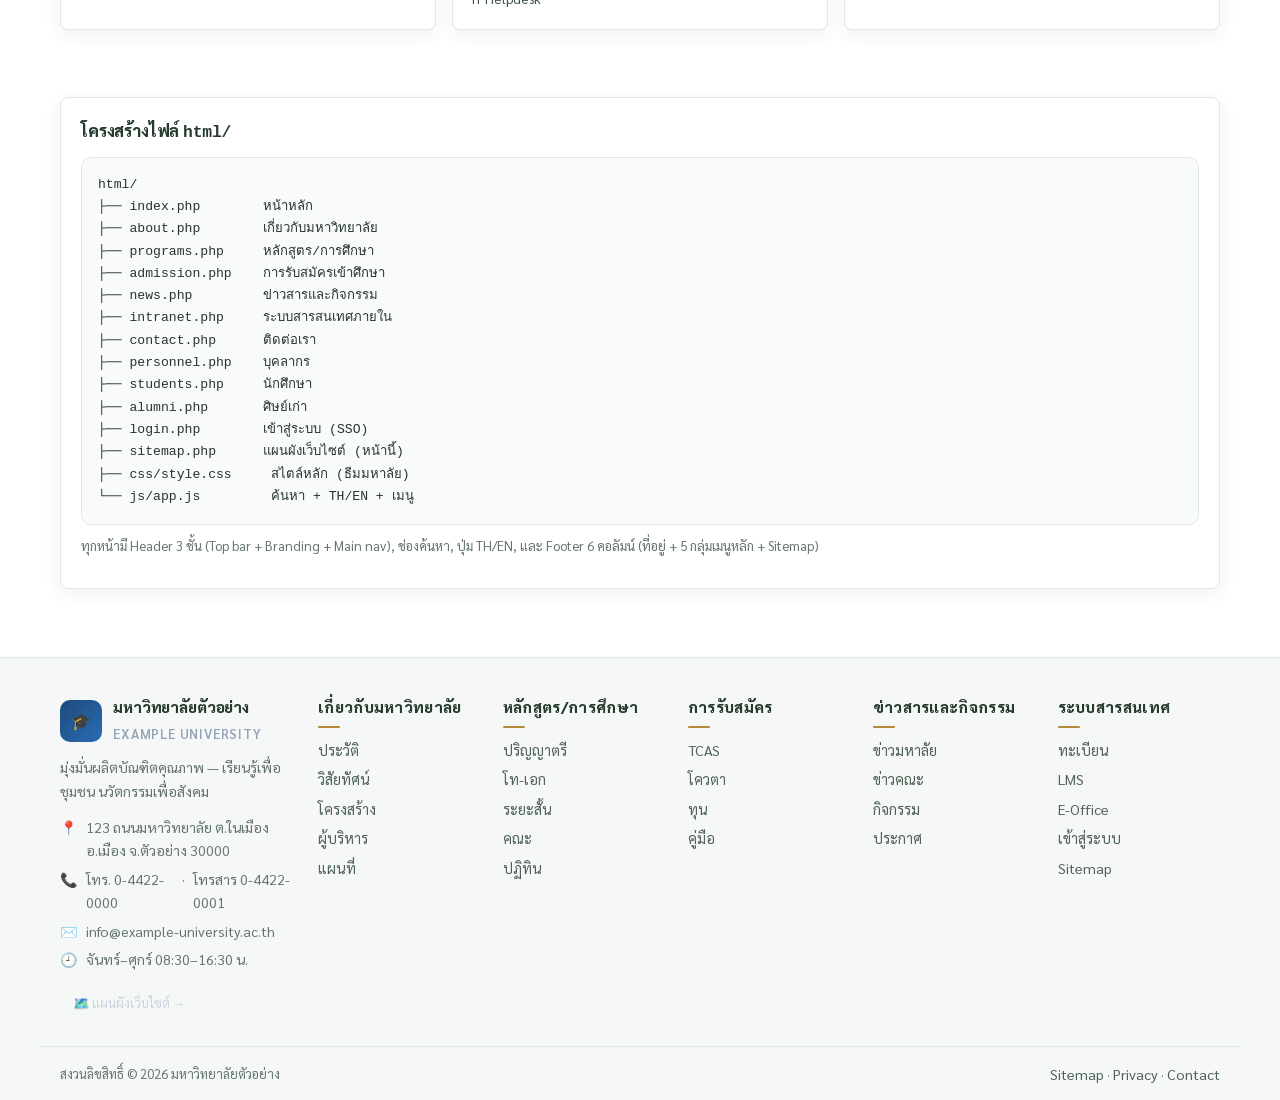
<file: sitemap.html>
<!DOCTYPE html>
<html lang="th">
<head>
  <meta charset="UTF-8"><meta name="viewport" content="width=device-width, initial-scale=1.0">
  <title>แผนผังเว็บไซต์ — มหาวิทยาลัยตัวอย่าง</title>
  <link href="https://fonts.googleapis.com/css2?family=Sarabun:wght@400;600;700;800&display=swap" rel="stylesheet">
  <link rel="stylesheet" href="html/css/style.css"><script src="html/js/app.js" defer></script>
</head>
<body>
<div class="top-bar"><div class="top-bar-inner">
  <div class="top-links">
    <a href="personnel.html" data-i18n="top_personnel">บุคลากร</a><span class="top-divider">|</span>
    <a href="students.html" data-i18n="top_student">นักศึกษา</a><span class="top-divider">|</span>
    <a href="alumni.html" data-i18n="top_alumni">ศิษย์เก่า</a><span class="top-divider">|</span>
    <a href="login.html" data-i18n="top_login">เข้าสู่ระบบ</a>
  </div>
  <div class="top-actions"><form class="search-box" data-search-form><input type="search" data-i18n-placeholder="search_placeholder" placeholder="ค้นหา..."><button type="submit" data-i18n="search_btn">ค้นหา</button></form><div class="lang-switcher"><button type="button" data-lang="th" class="active">TH</button><span>|</span><button type="button" data-lang="en">EN</button></div></div>
</div></div>
<header class="header-main"><div class="header-main-inner">
  <a href="index.html" class="brand"><div class="brand-emblem"><img src="img/images.png" alt="ตราสัญลักษณ์มหาวิทยาลัยราชภัฏร้อยเอ็ด"></div><div class="brand-text"><h1 data-i18n="brand_title">มหาวิทยาลัยตัวอย่าง</h1><p data-i18n="brand_subtitle">EXAMPLE UNIVERSITY</p><small data-i18n="brand_desc">มหาวิทยาลัยเพื่อชุมชน · นวัตกรรมเพื่อสังคม</small></div></a>
  <button id="hamburger" class="hamburger" aria-expanded="false" aria-controls="mobile-panel"><span></span><span></span><span></span></button>
</div>
<div id="mobile-panel" class="mobile-panel"><form class="search-box" data-search-form><input type="search" data-i18n-placeholder="search_placeholder" placeholder="ค้นหา..."><button type="submit" data-i18n="search_btn">ค้นหา</button></form>
<ul class="mobile-nav"><li><a href="index.html">หน้าหลัก</a></li><li><a href="about.html">เกี่ยวกับมหาวิทยาลัย</a></li><li><a href="programs.html">หลักสูตร/การศึกษา</a></li><li><a href="admission.html">การรับสมัครเข้าศึกษา</a></li><li><a href="news.html">ข่าวสารและกิจกรรม</a></li><li><a href="intranet.html">ระบบสารสนเทศภายใน</a></li><li><a href="contact.html">ติดต่อเรา</a></li><li><a href="sitemap.html">แผนผังเว็บไซต์</a></li></ul></div></header>
<nav class="main-nav" aria-label="เมนูหลัก"><div class="main-nav-inner">
<ul class="nav-links"><li><a href="index.html" data-i18n="nav_home">หน้าหลัก</a></li>
<li class="has-dropdown">
        <a href="about.html" data-i18n="nav_about">เกี่ยวกับมหาวิทยาลัย</a>
        <button class="nav-toggle" aria-expanded="false" aria-label="เปิดเมนูย่อย"><span class="caret">▾</span></button><ul class="dropdown"><li><a href="about.html">ประวัติ</a></li><li><a href="about.html#vision">วิสัยทัศน์</a></li><li><a href="about.html#structure">โครงสร้าง</a></li><li><a href="about.html#leaders">ผู้บริหาร</a></li><li><a href="about.html#map">แผนที่</a></li></ul></li>
<li class="has-dropdown">
        <a href="programs.html" data-i18n="nav_programs">หลักสูตร/การศึกษา</a>
        <button class="nav-toggle" aria-expanded="false" aria-label="เปิดเมนูย่อย"><span class="caret">▾</span></button><ul class="dropdown"><li><a href="programs.html">ปริญญาตรี</a></li><li><a href="programs.html#graduate">โท-เอก</a></li><li><a href="programs.html#short">ระยะสั้น</a></li><li><a href="programs.html#faculties">คณะ</a></li><li><a href="programs.html#calendar">ปฏิทิน</a></li></ul></li>
<li class="has-dropdown">
        <a href="admission.html" data-i18n="nav_admission">การรับสมัครเข้าศึกษา</a>
        <button class="nav-toggle" aria-expanded="false" aria-label="เปิดเมนูย่อย"><span class="caret">▾</span></button><ul class="dropdown"><li><a href="admission.html">TCAS</a></li><li><a href="admission.html#quota">โควตา</a></li><li><a href="admission.html#scholar">ทุน</a></li><li><a href="admission.html#guide">คู่มือ</a></li></ul></li>
<li class="has-dropdown">
        <a href="news.html" data-i18n="nav_news">ข่าวสารและกิจกรรม</a>
        <button class="nav-toggle" aria-expanded="false" aria-label="เปิดเมนูย่อย"><span class="caret">▾</span></button><ul class="dropdown"><li><a href="news.html">ข่าวมหาวิทยาลัย</a></li><li><a href="news.html#events">กิจกรรม</a></li><li><a href="news.html#announce">ประกาศ</a></li></ul></li>
<li class="has-dropdown">
        <a href="intranet.html" data-i18n="nav_intranet">ระบบสารสนเทศภายใน</a>
        <button class="nav-toggle" aria-expanded="false" aria-label="เปิดเมนูย่อย"><span class="caret">▾</span></button><ul class="dropdown"><li><a href="intranet.html">ทะเบียน</a></li><li><a href="intranet.html">LMS</a></li><li><a href="intranet.html">E-Office</a></li><li><a href="intranet.html">HR</a></li></ul></li>
<li><a href="contact.html" data-i18n="nav_contact">ติดต่อเรา</a></li></ul><a href="sitemap.html" class="btn btn-primary" style="padding:.5rem .95rem;font-size:.84rem">แผนผังเว็บไซต์</a>
</div></nav>

<div class="page-hero"><div class="page-hero-inner"><span class="badge">Sitemap</span><h1>แผนผังเว็บไซต์ <span>Sitemap</span></h1><p>โครงสร้างเนื้อหาและเมนูหลักทั้งหมด — คลิกเพื่อไปยังหน้าที่ต้องการ</p></div></div>
<div class="breadcrumb"><div class="breadcrumb-inner"><a href="index.html" data-i18n="breadcrumb_home">หน้าหลัก</a> › แผนผังเว็บไซต์</div></div>

<div class="container">
  <p id="search-result-msg" hidden style="margin:1rem 0;background:#fef9c3;border:1px solid #fde68a;padding:.6rem .8rem;border-radius:10px;font-size:.9rem"></p>

  <!-- Audience quick links -->
  <div class="section">
    <div class="intranet-grid">
      <a href="index.html" class="app-tile" data-searchable><div class="app-icon">🏠</div><h3>หน้าหลัก</h3><p>index.php — Hero, สถิติ, หลักสูตร, ข่าวเด่น</p></a>
      <a href="personnel.html" class="app-tile" data-searchable><div class="app-icon">👥</div><h3>บุคลากร</h3><p>HR, E-Office, พัฒนาบุคลากร, สวัสดิการ</p></a>
      <a href="students.html" class="app-tile" data-searchable><div class="app-icon">🎓</div><h3>นักศึกษา</h3><p>ทะเบียน, LMS, ทุน, หอพัก, กิจกรรม</p></a>
      <a href="alumni.html" class="app-tile" data-searchable><div class="app-icon">🤝</div><h3>ศิษย์เก่า</h3><p>สมาคม, งาน, Homecoming, บริจาค, ขอเอกสาร</p></a>
      <a href="login.html" class="app-tile" data-searchable><div class="app-icon">🔐</div><h3>เข้าสู่ระบบ</h3><p>SSO เดียวเข้าได้ทุกระบบ — นักศึกษา/บุคลากร/ศิษย์เก่า</p></a>
      <a href="contact.html" class="app-tile" data-searchable><div class="app-icon">✉️</div><h3>ติดต่อเรา</h3><p>ฟอร์มติดต่อ, ที่อยู่, เบอร์โทร, แผนที่</p></a>
    </div>
  </div>

  <!-- 5 Main Groups -->
  <div class="section">
    <div class="section-head"><div><h2>เมนูหลัก 5 กลุ่ม</h2><p>โครงสร้างเนื้อหาหลักของเว็บไซต์มหาวิทยาลัย</p></div></div>
    <div class="sitemap-grid">
      <div class="sitemap-col" data-searchable>
        <h3>1. เกี่ยวกับมหาวิทยาลัย</h3>
        <p style="font-size:.82rem;color:var(--muted);margin:.3rem 0 .5rem"><code>about.php</code></p>
        <ul>
          <li><a href="about.html#history">ประวัติและความเป็นมา</a></li>
          <li><a href="about.html#vision">วิสัยทัศน์ พันธกิจ ค่านิยม</a></li>
          <li><a href="about.html#structure">โครงสร้างองค์กร</a></li>
          <li><a href="about.html#leaders">ผู้บริหาร</a></li>
          <li><a href="about.html#map">แผนที่มหาวิทยาลัย / การเดินทาง</a></li>
          <li><a href="about.html">อาคารสำคัญ / ผังวิทยาเขต</a></li>
        </ul>
      </div>
      <div class="sitemap-col" data-searchable>
        <h3>2. หลักสูตร/การศึกษา</h3>
        <p style="font-size:.82rem;color:var(--muted);margin:.3rem 0 .5rem"><code>programs.php</code></p>
        <ul>
          <li><a href="programs.html#faculties">ปริญญาตรี — 6 คณะ</a></li>
          <li><a href="programs.html#graduate">ปริญญาโท-เอก</a></li>
          <li><a href="programs.html#short">หลักสูตรระยะสั้น / Micro-credentials</a></li>
          <li><a href="programs.html#faculties">คณะ / วิทยาลัย (12 หน่วย)</a></li>
          <li><a href="programs.html#calendar">ปฏิทินการศึกษา 2569</a></li>
        </ul>
      </div>
      <div class="sitemap-col" data-searchable>
        <h3>3. การรับสมัครเข้าศึกษา</h3>
        <p style="font-size:.82rem;color:var(--muted);margin:.3rem 0 .5rem"><code>admission.php</code></p>
        <ul>
          <li><a href="admission.html#tcas">TCAS / รอบรับสมัคร (รอบ 1-4)</a></li>
          <li><a href="admission.html#quota">โควตา / พื้นที่ / ความสามารถพิเศษ</a></li>
          <li><a href="admission.html#scholar">ทุนการศึกษา</a></li>
          <li><a href="admission.html#guide">คู่มือการสมัคร (4 ขั้นตอน)</a></li>
          <li><a href="admission.html">ปฏิทินรับสมัคร + ดาวน์โหลดประกาศ</a></li>
        </ul>
      </div>
      <div class="sitemap-col" data-searchable>
        <h3>4. ข่าวสารและกิจกรรม</h3>
        <p style="font-size:.82rem;color:var(--muted);margin:.3rem 0 .5rem"><code>news.php</code></p>
        <ul>
          <li><a href="news.html#uni">ข่าวมหาวิทยาลัย</a></li>
          <li><a href="news.html#faculty">ข่าวคณะ</a></li>
          <li><a href="news.html#events">กิจกรรม / ปฏิทินกิจกรรม</a></li>
          <li><a href="news.html#announce">ประกาศ (ทางการ)</a></li>
        </ul>
        <h3 style="margin-top:.9rem">ติดต่อ</h3>
        <ul>
          <li><a href="contact.html">ติดต่อเรา — ฟอร์ม + ที่อยู่ + แผนที่</a></li>
        </ul>
      </div>
      <div class="sitemap-col" data-searchable>
        <h3>5. ระบบสารสนเทศภายใน</h3>
        <p style="font-size:.82rem;color:var(--muted);margin:.3rem 0 .5rem"><code>intranet.php</code> + <code>login.php</code></p>
        <ul>
          <li><a href="intranet.html#reg">ระบบทะเบียน</a></li>
          <li><a href="intranet.html#lms">LMS / E-Learning (Moodle)</a></li>
          <li><a href="intranet.html#eoffice">E-Office / E-Document</a></li>
          <li><a href="intranet.html#hr">HR / ระบบบุคลากร</a></li>
          <li><a href="intranet.html#library">ห้องสมุด / Library</a></li>
          <li><a href="intranet.html">ชำระเงิน / ประเมินการสอน / Dashboard</a></li>
          <li><a href="login.html">เข้าสู่ระบบ (SSO)</a></li>
          <li><a href="intranet.html">IT Helpdesk</a></li>
        </ul>
      </div>
      <div class="sitemap-col" data-searchable>
        <h3>ข้อมูลทั่วไป / ท้ายเว็บ</h3>
        <ul>
          <li><a href="sitemap.html">แผนผังเว็บไซต์ (หน้านี้)</a></li>
          <li><a href="contact.html">ที่อยู่มหาวิทยาลัย / เบอร์โทร / อีเมล</a></li>
          <li><a href="contact.html">นโยบายความเป็นส่วนตัว (Privacy)</a></li>
          <li><a href="contact.html">การเข้าถึง (Accessibility)</a></li>
          <li><a href="personnel.html">บุคลากร</a> · <a href="students.html">นักศึกษา</a> · <a href="alumni.html">ศิษย์เก่า</a></li>
        </ul>
        <p style="font-size:.82rem;color:var(--muted);margin-top:.8rem">ที่อยู่: 123 ถนนมหาวิทยาลัย ต.ในเมือง อ.เมือง จ.ตัวอย่าง 30000<br>โทร. 0-4422-0000 · โทรสาร 0-4422-0001<br>info@example-university.ac.th</p>
      </div>
    </div>
  </div>

  <!-- File tree -->
  <div class="section">
    <div class="card" data-searchable>
      <h3>โครงสร้างไฟล์ <code>html/</code></h3>
      <pre style="background:#f8fafc;border:1px solid var(--line);border-radius:10px;padding:1rem;overflow:auto;font-size:.82rem;line-height:1.7;margin-top:.6rem">html/
├── index.php        หน้าหลัก
├── about.php        เกี่ยวกับมหาวิทยาลัย
├── programs.php     หลักสูตร/การศึกษา
├── admission.php    การรับสมัครเข้าศึกษา
├── news.php         ข่าวสารและกิจกรรม
├── intranet.php     ระบบสารสนเทศภายใน
├── contact.php      ติดต่อเรา
├── personnel.php    บุคลากร
├── students.php     นักศึกษา
├── alumni.php       ศิษย์เก่า
├── login.php        เข้าสู่ระบบ (SSO)
├── sitemap.php      แผนผังเว็บไซต์ (หน้านี้)
├── css/style.css     สไตล์หลัก (ธีมมหาลัย)
└── js/app.js         ค้นหา + TH/EN + เมนู</pre>
      <p style="font-size:.82rem;color:var(--muted);margin-top:.6rem">ทุกหน้ามี Header 3 ชั้น (Top bar + Branding + Main nav), ช่องค้นหา, ปุ่ม TH/EN, และ Footer 6 คอลัมน์ (ที่อยู่ + 5 กลุ่มเมนูหลัก + Sitemap)</p>
    </div>
  </div>
</div>

<footer class="site-footer"><div class="footer-top">
<div class="footer-brand"><div style="display:flex;align-items:center;gap:.7rem;margin-bottom:.6rem"><div style="width:42px;height:42px;border-radius:10px;background:linear-gradient(135deg,#1e4a7a,#2a6cb6);display:grid;place-items:center">🎓</div><div><h4 style="margin:0">มหาวิทยาลัยตัวอย่าง</h4><small style="color:#94a3b8;letter-spacing:.06em;font-weight:600">EXAMPLE UNIVERSITY</small></div></div><p>มุ่งมั่นผลิตบัณฑิตคุณภาพ — เรียนรู้เพื่อชุมชน นวัตกรรมเพื่อสังคม</p>
<ul class="footer-contact"><li><span>📍</span><span>123 ถนนมหาวิทยาลัย ต.ในเมือง อ.เมือง จ.ตัวอย่าง 30000</span></li><li><span>📞</span><span>โทร. 0-4422-0000</span> · <span>โทรสาร 0-4422-0001</span></li><li><span>✉️</span><span>info@example-university.ac.th</span></li><li><span>🕘</span><span>จันทร์–ศุกร์ 08:30–16:30 น.</span></li></ul><a href="sitemap.html" style="display:inline-block;margin-top:.8rem;background:rgba(255,255,255,.08);border:1px solid rgba(255,255,255,.15);padding:.4rem .75rem;border-radius:999px;font-size:.82rem;color:#cbd5e1">🗺️ แผนผังเว็บไซต์ →</a></div>
<div class="footer-col"><h4>เกี่ยวกับมหาวิทยาลัย</h4><ul><li><a href="about.html">ประวัติ</a></li><li><a href="about.html#vision">วิสัยทัศน์</a></li><li><a href="about.html#structure">โครงสร้าง</a></li><li><a href="about.html#leaders">ผู้บริหาร</a></li><li><a href="about.html#map">แผนที่</a></li></ul></div>
<div class="footer-col"><h4>หลักสูตร/การศึกษา</h4><ul><li><a href="programs.html">ปริญญาตรี</a></li><li><a href="programs.html#graduate">โท-เอก</a></li><li><a href="programs.html#short">ระยะสั้น</a></li><li><a href="programs.html#faculties">คณะ</a></li><li><a href="programs.html#calendar">ปฏิทิน</a></li></ul></div>
<div class="footer-col"><h4>การรับสมัคร</h4><ul><li><a href="admission.html">TCAS</a></li><li><a href="admission.html#quota">โควตา</a></li><li><a href="admission.html#scholar">ทุน</a></li><li><a href="admission.html#guide">คู่มือ</a></li></ul></div>
<div class="footer-col"><h4>ข่าวสารและกิจกรรม</h4><ul><li><a href="news.html">ข่าวมหาลัย</a></li><li><a href="news.html#faculty">ข่าวคณะ</a></li><li><a href="news.html#events">กิจกรรม</a></li><li><a href="news.html#announce">ประกาศ</a></li></ul></div>
<div class="footer-col"><h4>ระบบสารสนเทศ</h4><ul><li><a href="intranet.html">ทะเบียน</a></li><li><a href="intranet.html">LMS</a></li><li><a href="intranet.html">E-Office</a></li><li><a href="login.html">เข้าสู่ระบบ</a></li><li><a href="sitemap.html">Sitemap</a></li></ul></div>
</div><div class="footer-bottom"><span>สงวนลิขสิทธิ์ © 2026 มหาวิทยาลัยตัวอย่าง</span><span><a href="sitemap.html">Sitemap</a> · <a href="contact.html">Privacy</a> · <a href="contact.html">Contact</a></span></div></footer>
</body>
</html>
</file>
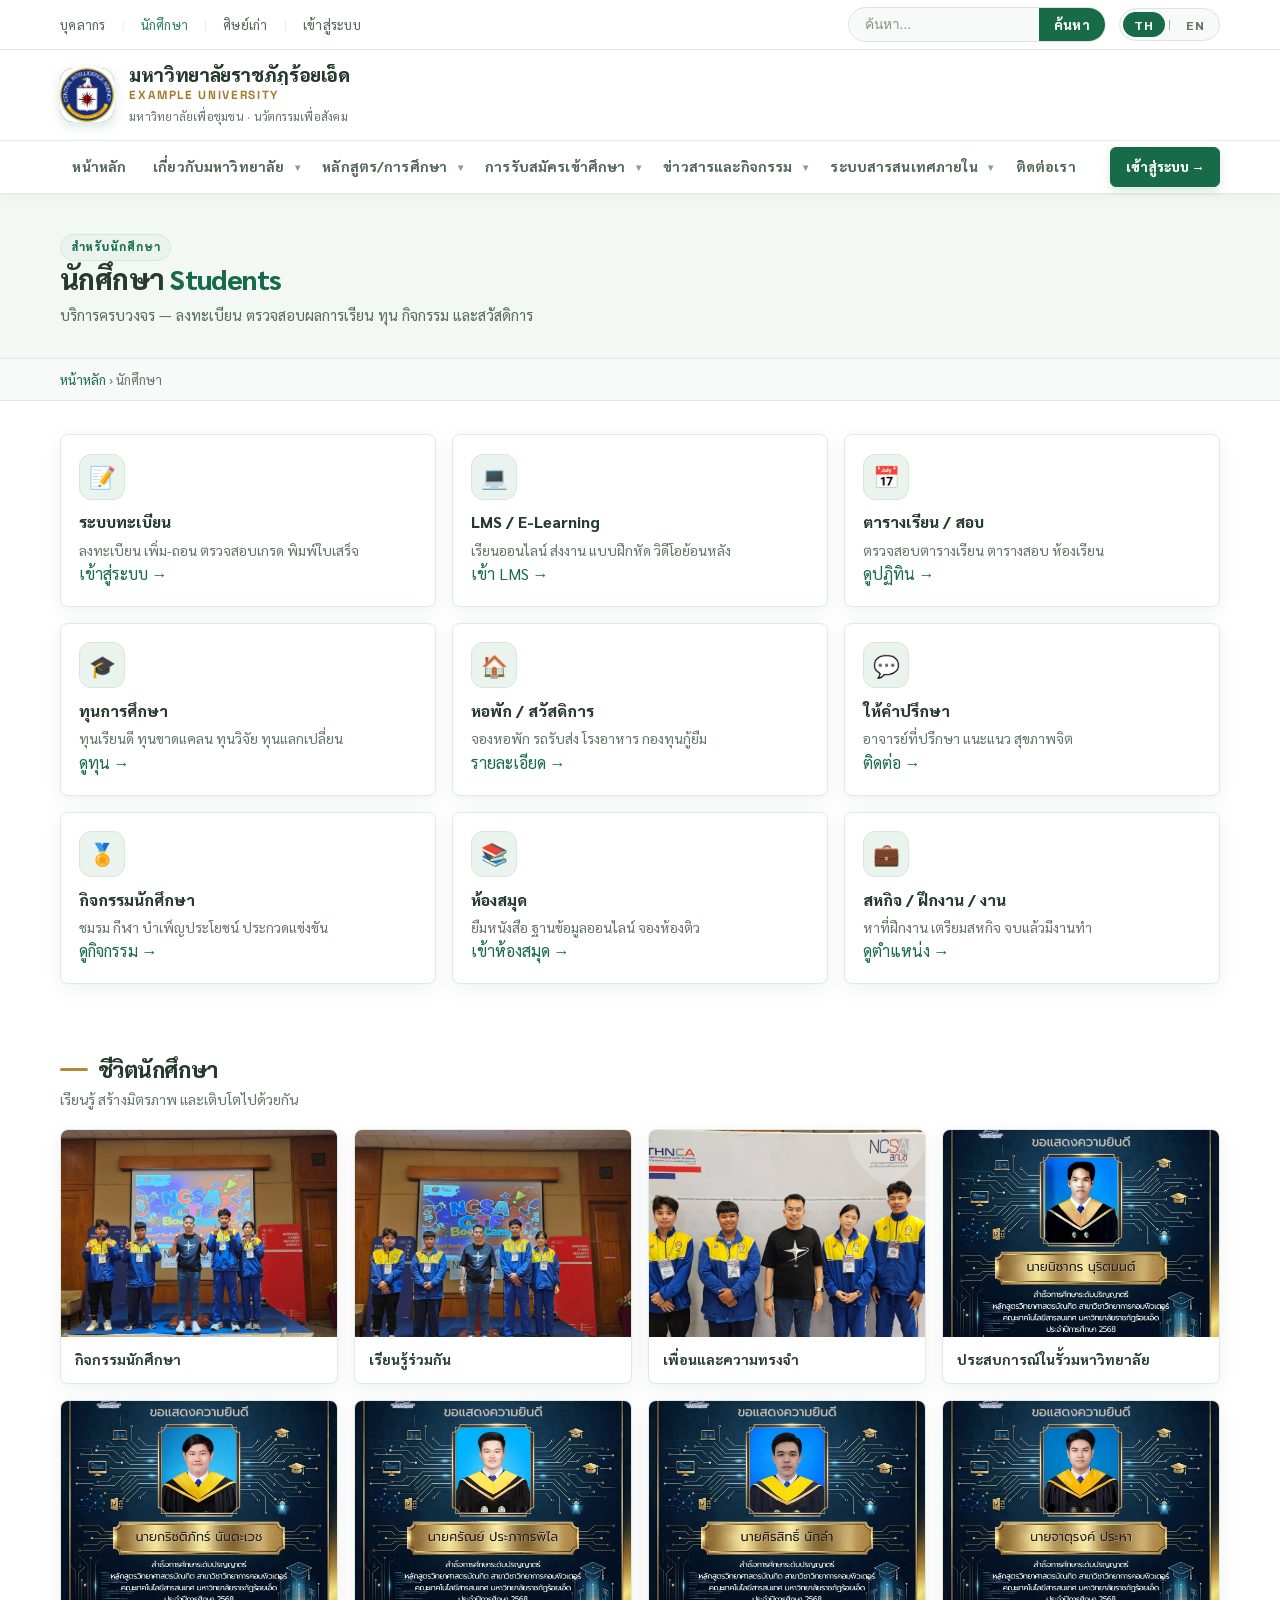
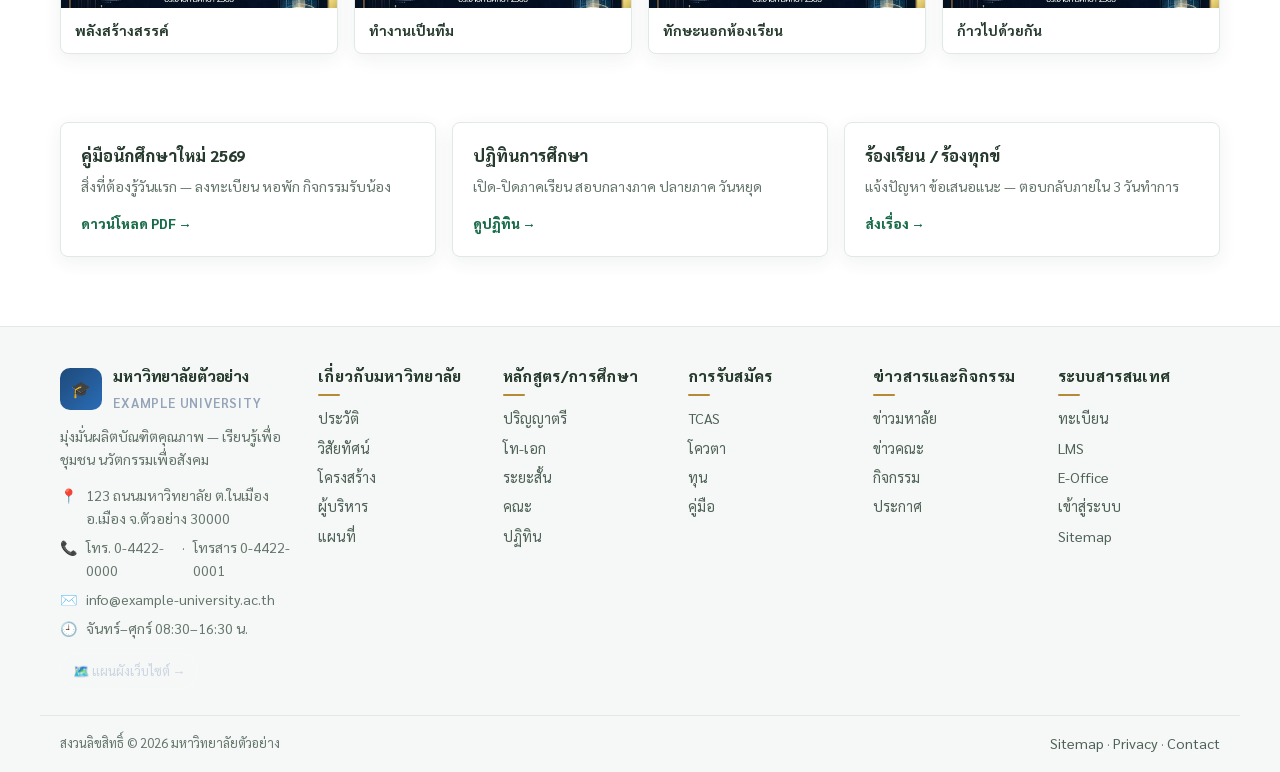
<file: students.html>
<!DOCTYPE html>
<html lang="th">
<head>
  <meta charset="UTF-8"><meta name="viewport" content="width=device-width, initial-scale=1.0">
  <title>นักศึกษา — มหาวิทยาลัยตัวอย่าง</title>
  <link href="https://fonts.googleapis.com/css2?family=Sarabun:wght@400;600;700;800&display=swap" rel="stylesheet">
  <link rel="stylesheet" href="html/css/style.css"><script src="html/js/app.js" defer></script>
</head>
<body>
<div class="top-bar"><div class="top-bar-inner">
  <div class="top-links">
    <a href="personnel.html" data-i18n="top_personnel">บุคลากร</a><span class="top-divider">|</span>
    <a href="students.html" class="active" data-i18n="top_student">นักศึกษา</a><span class="top-divider">|</span>
    <a href="alumni.html" data-i18n="top_alumni">ศิษย์เก่า</a><span class="top-divider">|</span>
    <a href="login.html" data-i18n="top_login">เข้าสู่ระบบ</a>
  </div>
  <div class="top-actions">
    <form class="search-box" data-search-form><input type="search" data-i18n-placeholder="search_placeholder" placeholder="ค้นหา..."><button type="submit" data-i18n="search_btn">ค้นหา</button></form>
    <div class="lang-switcher"><button type="button" data-lang="th" class="active">TH</button><span>|</span><button type="button" data-lang="en">EN</button></div>
  </div>
</div></div>
<header class="header-main"><div class="header-main-inner">
  <a href="index.html" class="brand"><div class="brand-emblem"><img src="img/images.png" alt="ตราสัญลักษณ์มหาวิทยาลัยราชภัฏร้อยเอ็ด"></div><div class="brand-text"><h1 data-i18n="brand_title">มหาวิทยาลัยตัวอย่าง</h1><p data-i18n="brand_subtitle">EXAMPLE UNIVERSITY</p><small data-i18n="brand_desc">มหาวิทยาลัยเพื่อชุมชน · นวัตกรรมเพื่อสังคม</small></div></a>
  <button id="hamburger" class="hamburger" aria-expanded="false" aria-controls="mobile-panel"><span></span><span></span><span></span></button>
</div>
<div id="mobile-panel" class="mobile-panel">
  <form class="search-box" data-search-form><input type="search" data-i18n-placeholder="search_placeholder" placeholder="ค้นหา..."><button type="submit" data-i18n="search_btn">ค้นหา</button></form>
  <ul class="mobile-nav">
    <li><a href="index.html">หน้าหลัก</a></li><li><a href="students.html">นักศึกษา</a></li>
    <li><a href="about.html">เกี่ยวกับมหาวิทยาลัย</a></li><li><a href="programs.html">หลักสูตร/การศึกษา</a></li><li><a href="admission.html">การรับสมัคร</a></li><li><a href="news.html">ข่าวสารและกิจกรรม</a></li><li><a href="intranet.html">ระบบสารสนเทศภายใน</a></li><li><a href="contact.html">ติดต่อเรา</a></li>
  </ul>
</div></header>
<nav class="main-nav" aria-label="เมนูหลัก"><div class="main-nav-inner">
  <ul class="nav-links">
    <li><a href="index.html" data-i18n="nav_home">หน้าหลัก</a></li>
    <li class="has-dropdown">
        <a href="about.html" data-i18n="nav_about">เกี่ยวกับมหาวิทยาลัย</a>
        <button class="nav-toggle" aria-expanded="false" aria-label="เปิดเมนูย่อย"><span class="caret">▾</span></button><ul class="dropdown"><li><a href="about.html">ประวัติ</a></li><li><a href="about.html#vision">วิสัยทัศน์</a></li><li><a href="about.html#structure">โครงสร้าง</a></li><li><a href="about.html#leaders">ผู้บริหาร</a></li><li><a href="about.html#map">แผนที่</a></li></ul></li>
    <li class="has-dropdown">
        <a href="programs.html" data-i18n="nav_programs">หลักสูตร/การศึกษา</a>
        <button class="nav-toggle" aria-expanded="false" aria-label="เปิดเมนูย่อย"><span class="caret">▾</span></button><ul class="dropdown"><li><a href="programs.html">ปริญญาตรี</a></li><li><a href="programs.html#graduate">บัณฑิตศึกษา</a></li><li><a href="programs.html#calendar">ปฏิทินการศึกษา</a></li></ul></li>
    <li class="has-dropdown">
        <a href="admission.html" data-i18n="nav_admission">การรับสมัครเข้าศึกษา</a>
        <button class="nav-toggle" aria-expanded="false" aria-label="เปิดเมนูย่อย"><span class="caret">▾</span></button><ul class="dropdown"><li><a href="admission.html">TCAS</a></li><li><a href="admission.html#scholar">ทุน</a></li></ul></li>
    <li class="has-dropdown">
        <a href="news.html" data-i18n="nav_news">ข่าวสารและกิจกรรม</a>
        <button class="nav-toggle" aria-expanded="false" aria-label="เปิดเมนูย่อย"><span class="caret">▾</span></button><ul class="dropdown"><li><a href="news.html">ข่าวมหาวิทยาลัย</a></li><li><a href="news.html#events">กิจกรรม</a></li></ul></li>
    <li class="has-dropdown">
        <a href="intranet.html" data-i18n="nav_intranet">ระบบสารสนเทศภายใน</a>
        <button class="nav-toggle" aria-expanded="false" aria-label="เปิดเมนูย่อย"><span class="caret">▾</span></button><ul class="dropdown"><li><a href="intranet.html">ทะเบียน</a></li><li><a href="intranet.html">LMS</a></li><li><a href="intranet.html">E-Office</a></li></ul></li>
    <li><a href="contact.html" data-i18n="nav_contact">ติดต่อเรา</a></li>
  </ul><a href="login.html" class="btn btn-primary" style="padding:.5rem .95rem;font-size:.84rem">เข้าสู่ระบบ →</a>
</div></nav>

<div class="page-hero"><div class="page-hero-inner"><span class="badge">สำหรับนักศึกษา</span><h1>นักศึกษา <span>Students</span></h1><p>บริการครบวงจร — ลงทะเบียน ตรวจสอบผลการเรียน ทุน กิจกรรม และสวัสดิการ</p></div></div>
<div class="breadcrumb"><div class="breadcrumb-inner"><a href="index.html">หน้าหลัก</a> › นักศึกษา</div></div>
<div class="container">
  <p id="search-result-msg" hidden style="margin:1rem 0;background:#fef9c3;border:1px solid #fde68a;padding:.6rem .8rem;border-radius:10px;font-size:.9rem"></p>
  <div class="section">
    <div class="intranet-grid">
      <div class="app-tile" data-searchable><div class="app-icon">📝</div><h3>ระบบทะเบียน</h3><p>ลงทะเบียน เพิ่ม-ถอน ตรวจสอบเกรด พิมพ์ใบเสร็จ</p><a class="link" href="intranet.html">เข้าสู่ระบบ →</a></div>
      <div class="app-tile" data-searchable><div class="app-icon">💻</div><h3>LMS / E-Learning</h3><p>เรียนออนไลน์ ส่งงาน แบบฝึกหัด วิดีโอย้อนหลัง</p><a class="link" href="intranet.html">เข้า LMS →</a></div>
      <div class="app-tile" data-searchable><div class="app-icon">📅</div><h3>ตารางเรียน / สอบ</h3><p>ตรวจสอบตารางเรียน ตารางสอบ ห้องเรียน</p><a class="link" href="programs.html#calendar">ดูปฏิทิน →</a></div>
      <div class="app-tile" data-searchable><div class="app-icon">🎓</div><h3>ทุนการศึกษา</h3><p>ทุนเรียนดี ทุนขาดแคลน ทุนวิจัย ทุนแลกเปลี่ยน</p><a class="link" href="admission.html#scholar">ดูทุน →</a></div>
      <div class="app-tile" data-searchable><div class="app-icon">🏠</div><h3>หอพัก / สวัสดิการ</h3><p>จองหอพัก รถรับส่ง โรงอาหาร กองทุนกู้ยืม</p><a class="link" href="contact.html">รายละเอียด →</a></div>
      <div class="app-tile" data-searchable><div class="app-icon">💬</div><h3>ให้คำปรึกษา</h3><p>อาจารย์ที่ปรึกษา แนะแนว สุขภาพจิต</p><a class="link" href="contact.html">ติดต่อ →</a></div>
      <div class="app-tile" data-searchable><div class="app-icon">🏅</div><h3>กิจกรรมนักศึกษา</h3><p>ชมรม กีฬา บำเพ็ญประโยชน์ ประกวดแข่งขัน</p><a class="link" href="news.html#events">ดูกิจกรรม →</a></div>
      <div class="app-tile" data-searchable><div class="app-icon">📚</div><h3>ห้องสมุด</h3><p>ยืมหนังสือ ฐานข้อมูลออนไลน์ จองห้องติว</p><a class="link" href="intranet.html">เข้าห้องสมุด →</a></div>
      <div class="app-tile" data-searchable><div class="app-icon">💼</div><h3>สหกิจ / ฝึกงาน / งาน</h3><p>หาที่ฝึกงาน เตรียมสหกิจ จบแล้วมีงานทำ</p><a class="link" href="news.html#announce">ดูตำแหน่ง →</a></div>
    </div>
  </div>
  <div class="section student-gallery-section">
    <div class="section-head">
      <div><h2>ชีวิตนักศึกษา</h2><p>เรียนรู้ สร้างมิตรภาพ และเติบโตไปด้วยกัน</p></div>
    </div>
    <div class="student-gallery">
      <figure class="student-photo"><img src="img/img2/738243997_122197464218875427_4267616293849375370_n.png" alt="นักศึกษาร่วมกิจกรรมของมหาวิทยาลัย" loading="lazy"><figcaption>กิจกรรมนักศึกษา</figcaption></figure>
      <figure class="student-photo"><img src="img/img2/734846166_122197464176875427_4506525889935220918_n.png" alt="นักศึกษาทำกิจกรรมร่วมกัน" loading="lazy"><figcaption>เรียนรู้ร่วมกัน</figcaption></figure>
      <figure class="student-photo"><img src="img/img2/734528654_122197464260875427_3472741539205985396_n.png" alt="นักศึกษาร่วมงานมหาวิทยาลัย" loading="lazy"><figcaption>เพื่อนและความทรงจำ</figcaption></figure>
      <figure class="student-photo"><img src="img/img2/651179045_1388993463028602_7871585893006210894_n.png" alt="นักศึกษาร่วมกิจกรรมภายในมหาวิทยาลัย" loading="lazy"><figcaption>ประสบการณ์ในรั้วมหาวิทยาลัย</figcaption></figure>
      <figure class="student-photo"><img src="img/img2/650826731_1388993549695260_6247653281914303749_n.png" alt="นักศึกษาทำกิจกรรมสร้างสรรค์" loading="lazy"><figcaption>พลังสร้างสรรค์</figcaption></figure>
      <figure class="student-photo"><img src="img/img2/650479585_1388993493028599_3245150446981318915_n.png" alt="นักศึกษาร่วมกิจกรรมกลุ่ม" loading="lazy"><figcaption>ทำงานเป็นทีม</figcaption></figure>
      <figure class="student-photo"><img src="img/img2/650126033_1388993446361937_7905397760893502052_n.png" alt="นักศึกษาเข้าร่วมกิจกรรมการเรียนรู้" loading="lazy"><figcaption>ทักษะนอกห้องเรียน</figcaption></figure>
      <figure class="student-photo"><img src="img/img2/650092804_1388993533028595_455824923625291751_n.png" alt="นักศึกษาร่วมกิจกรรมมหาวิทยาลัย" loading="lazy"><figcaption>ก้าวไปด้วยกัน</figcaption></figure>
    </div>
  </div>
  <div class="section">
    <div class="cards">
      <div class="card" data-searchable><h3>คู่มือนักศึกษาใหม่ 2569</h3><p>สิ่งที่ต้องรู้วันแรก — ลงทะเบียน หอพัก กิจกรรมรับน้อง</p><a class="link" href="contact.html">ดาวน์โหลด PDF →</a></div>
      <div class="card" data-searchable><h3>ปฏิทินการศึกษา</h3><p>เปิด-ปิดภาคเรียน สอบกลางภาค ปลายภาค วันหยุด</p><a class="link" href="programs.html#calendar">ดูปฏิทิน →</a></div>
      <div class="card" data-searchable><h3>ร้องเรียน / ร้องทุกข์</h3><p>แจ้งปัญหา ข้อเสนอแนะ — ตอบกลับภายใน 3 วันทำการ</p><a class="link" href="contact.html">ส่งเรื่อง →</a></div>
    </div>
  </div>
</div>
<footer class="site-footer">
  <div class="footer-top">
    <div class="footer-brand"><div style="display:flex;align-items:center;gap:.7rem;margin-bottom:.6rem"><div style="width:42px;height:42px;border-radius:10px;background:linear-gradient(135deg,#1e4a7a,#2a6cb6);display:grid;place-items:center">🎓</div><div><h4 style="margin:0">มหาวิทยาลัยตัวอย่าง</h4><small style="color:#94a3b8;letter-spacing:.06em;font-weight:600">EXAMPLE UNIVERSITY</small></div></div><p>มุ่งมั่นผลิตบัณฑิตคุณภาพ — เรียนรู้เพื่อชุมชน นวัตกรรมเพื่อสังคม</p>
      <ul class="footer-contact"><li><span>📍</span><span>123 ถนนมหาวิทยาลัย ต.ในเมือง อ.เมือง จ.ตัวอย่าง 30000</span></li><li><span>📞</span><span>โทร. 0-4422-0000</span> · <span>โทรสาร 0-4422-0001</span></li><li><span>✉️</span><span>info@example-university.ac.th</span></li><li><span>🕘</span><span>จันทร์–ศุกร์ 08:30–16:30 น.</span></li></ul><a href="sitemap.html" style="display:inline-block;margin-top:.8rem;background:rgba(255,255,255,.08);border:1px solid rgba(255,255,255,.15);padding:.4rem .75rem;border-radius:999px;font-size:.82rem;color:#cbd5e1">🗺️ แผนผังเว็บไซต์ →</a></div>
    <div class="footer-col"><h4>เกี่ยวกับมหาวิทยาลัย</h4><ul><li><a href="about.html">ประวัติ</a></li><li><a href="about.html#vision">วิสัยทัศน์</a></li><li><a href="about.html#structure">โครงสร้าง</a></li><li><a href="about.html#leaders">ผู้บริหาร</a></li><li><a href="about.html#map">แผนที่</a></li></ul></div>
    <div class="footer-col"><h4>หลักสูตร/การศึกษา</h4><ul><li><a href="programs.html">ปริญญาตรี</a></li><li><a href="programs.html#graduate">โท-เอก</a></li><li><a href="programs.html#short">ระยะสั้น</a></li><li><a href="programs.html#faculties">คณะ</a></li><li><a href="programs.html#calendar">ปฏิทิน</a></li></ul></div>
    <div class="footer-col"><h4>การรับสมัคร</h4><ul><li><a href="admission.html">TCAS</a></li><li><a href="admission.html#quota">โควตา</a></li><li><a href="admission.html#scholar">ทุน</a></li><li><a href="admission.html#guide">คู่มือ</a></li></ul></div>
    <div class="footer-col"><h4>ข่าวสารและกิจกรรม</h4><ul><li><a href="news.html">ข่าวมหาลัย</a></li><li><a href="news.html#faculty">ข่าวคณะ</a></li><li><a href="news.html#events">กิจกรรม</a></li><li><a href="news.html#announce">ประกาศ</a></li></ul></div>
    <div class="footer-col"><h4>ระบบสารสนเทศ</h4><ul><li><a href="intranet.html">ทะเบียน</a></li><li><a href="intranet.html">LMS</a></li><li><a href="intranet.html">E-Office</a></li><li><a href="login.html">เข้าสู่ระบบ</a></li><li><a href="sitemap.html">Sitemap</a></li></ul></div>
  </div>
  <div class="footer-bottom"><span>สงวนลิขสิทธิ์ © 2026 มหาวิทยาลัยตัวอย่าง</span><span><a href="sitemap.html">Sitemap</a> · <a href="contact.html">Privacy</a> · <a href="contact.html">Contact</a></span></div>
</footer>
</body>
</html>
</file>
<file: html/css/style.css>
/* ==========================================================
  Example University — Light campus theme
  ========================================================== */
@import url('https://fonts.googleapis.com/css2?family=Sarabun:wght@400;600;700;800&family=Space+Grotesk:wght@500;700&display=swap');

:root{
  --bg-0:#ffffff;
  --bg-1:#f5f8f6;
  --bg-2:#eaf1ed;
  --surface:#ffffff;
  --surface-2:#f7faf8;
  --surface-3:#eef4f0;
  --line:#e1e9e4;
  --line-2:#d3dfd7;
  --text:#26352d;
  --muted:#64756b;
  --dim:#829087;
  --cyan:#176b49;
  --cyan-2:#27845d;
  --violet:#a47a2c;
  --violet-2:#c19a4b;
  --pink:#a94f48;
  --pink-2:#c97669;
  --lime:#4a9b69;
  --gold:#b58a37;
  --radius:8px;
  --radius-lg:10px;
  --radius-pill:999px;
  --shadow:0 5px 18px rgba(31,58,43,.07);
  --shadow-glow:0 8px 24px rgba(31,58,43,.1);
  --blur:0;
}

*{box-sizing:border-box;margin:0;padding:0}
html{scroll-behavior:smooth}
body{
  font-family:'Sarabun','Space Grotesk','Segoe UI',sans-serif;
  background:#fff;
  color:var(--text);
  line-height:1.65;
  overflow-x:hidden;
  position:relative;
}
/* mesh + grid bg */
body::before{
  content:"";position:fixed;inset:0;z-index:-2;
  background:
    radial-gradient(900px 600px at 18% -8%, rgba(124,58,237,.32), transparent 62%),
    radial-gradient(800px 500px at 88% 0%, rgba(0,229,255,.22), transparent 60%),
    radial-gradient(700px 500px at 50% 110%, rgba(255,45,149,.14), transparent 60%),
    linear-gradient(180deg, #060912 0%, #0a1026 45%, #0c1330 100%);
}
body::after{
  content:"";position:fixed;inset:0;z-index:-1;pointer-events:none;opacity:.35;
  background-image:
    linear-gradient(rgba(255,255,255,.025) 1px, transparent 1px),
    linear-gradient(90deg, rgba(255,255,255,.025) 1px, transparent 1px);
  background-size:40px 40px, 40px 40px;
  mask-image:radial-gradient(800px 500px at 50% 0%, black 40%, transparent 75%);
}

a{color:inherit;text-decoration:none}
img{max-width:100%;display:block}
button{font-family:inherit}
.container{max-width:1200px;margin:0 auto;padding:0 1.25rem}
.sr-only{position:absolute;width:1px;height:1px;overflow:hidden;clip:rect(0,0,0,0)}
::selection{background:rgba(0,229,255,.3);color:#fff}
::-webkit-scrollbar{width:10px;height:10px}
::-webkit-scrollbar-track{background:#080c1c}
::-webkit-scrollbar-thumb{background:linear-gradient(180deg, var(--violet), var(--cyan));border-radius:999px}

/* ---------- Top Bar (glass) ---------- */
.top-bar{
  background:rgba(6,9,18,.72);
  backdrop-filter:blur(16px) saturate(1.2);
  -webkit-backdrop-filter:blur(16px) saturate(1.2);
  border-bottom:1px solid var(--line);
  position:relative;
  z-index:50;
}
.top-bar::after{
  content:"";position:absolute;left:0;right:0;bottom:0;height:1px;
  background:linear-gradient(90deg, transparent, rgba(0,229,255,.5), rgba(124,58,237,.5), transparent);
  opacity:.6;
}
.top-bar-inner{
  max-width:1200px;margin:0 auto;padding:.42rem 1.25rem;
  display:flex;align-items:center;justify-content:space-between;gap:1rem;flex-wrap:wrap;
}
.top-links{display:flex;align-items:center;gap:1rem;flex-wrap:wrap;font-size:.82rem}
.top-links a{
  color:var(--muted);position:relative;padding:.2rem 0;transition:.25s;
  letter-spacing:.02em;
}
.top-links a::after{
  content:"";position:absolute;left:0;right:0;bottom:-2px;height:1px;
  background:linear-gradient(90deg, var(--cyan), var(--violet));
  transform:scaleX(0);transform-origin:left;transition:.25s;
}
.top-links a:hover{color:#fff;text-shadow:0 0 12px rgba(0,229,255,.6)}
.top-links a:hover::after{transform:scaleX(1)}
.top-links a.active{color:var(--cyan-2)}
.top-divider{opacity:.18;color:#fff}
.top-actions{display:flex;align-items:center;gap:.8rem;flex-wrap:wrap}

/* Search - glass pill */
.search-box{
  display:flex;align-items:center;
  background:rgba(255,255,255,.07);
  border:1px solid rgba(255,255,255,.1);
  border-radius:var(--radius-pill);
  overflow:hidden;backdrop-filter:blur(10px);
  transition:.25s;
  max-width:300px;
  position:relative;
}
.search-box::before{
  content:"";position:absolute;inset:0;border-radius:inherit;padding:1px;
  background:linear-gradient(135deg, rgba(0,229,255,.5), rgba(124,58,237,.4));
  -webkit-mask:linear-gradient(#fff 0 0) content-box, linear-gradient(#fff 0 0);mask:linear-gradient(#fff 0 0) content-box, linear-gradient(#fff 0 0);
  -webkit-mask-composite:xor;mask-composite:exclude;opacity:0;transition:.25s;
  pointer-events:none;
}
.search-box:focus-within{
  background:rgba(255,255,255,.1);
  border-color:rgba(0,229,255,.45);
  box-shadow:0 0 0 3px rgba(0,229,255,.15), 0 0 24px rgba(124,58,237,.22);
  transform:translateY(-1px);
}
.search-box:focus-within::before{opacity:1}
.search-box input{
  border:0;outline:0;padding:.5rem 1rem;width:190px;
  font-size:.86rem;background:transparent;color:#fff;
}
.search-box input::placeholder{color:#7a8ab0}
.search-box button{
  border:0;cursor:pointer;font-weight:800;font-size:.82rem;letter-spacing:.02em;
  padding:.52rem .95rem;
  background:linear-gradient(135deg, var(--violet), var(--cyan));
  color:#fff;position:relative;overflow:hidden;transition:.25s;
}
.search-box button::after{
  content:"";position:absolute;inset:0;
  background:linear-gradient(90deg, transparent, rgba(255,255,255,.35), transparent);
  transform:translateX(-100%);transition:.6s;
}
.search-box button:hover::after{transform:translateX(100%)}
.search-box button:hover{filter:brightness(1.08);box-shadow:0 0 18px rgba(0,229,255,.35)}

/* Language Switcher - neon pill */
.lang-switcher{
  display:flex;align-items:center;gap:.2rem;
  background:rgba(255,255,255,.06);
  border:1px solid rgba(255,255,255,.09);
  border-radius:999px;padding:.18rem;
  backdrop-filter:blur(10px);
}
.lang-switcher button{
  border:0;background:transparent;color:var(--muted);
  padding:.28rem .72rem;border-radius:999px;cursor:pointer;
  font-size:.78rem;font-weight:800;letter-spacing:.06em;transition:.25s;
  position:relative;
}
.lang-switcher button.active{
  background:linear-gradient(135deg, var(--violet), #4f46e5);
  color:#fff;
  box-shadow:0 2px 12px rgba(124,58,237,.45), 0 0 0 1px rgba(255,255,255,.12) inset;
}
.lang-switcher span{color:rgba(255,255,255,.2);font-size:.7rem}

/* ---------- Header Main (ultra glass) ---------- */
.header-main{
  background:rgba(10,16,38,.58);
  backdrop-filter:blur(18px) saturate(1.15);
  -webkit-backdrop-filter:blur(18px) saturate(1.15);
  border-bottom:1px solid var(--line);
  position:sticky;top:0;z-index:40;
}
.header-main-inner{
  max-width:1200px;margin:0 auto;padding:.85rem 1.25rem;
  display:flex;align-items:center;justify-content:space-between;gap:1rem;
}
.brand{display:flex;align-items:center;gap:.95rem;min-width:0}
.brand-emblem{
  width:54px;height:54px;border-radius:14px;
  background:
    radial-gradient(120% 120% at 30% 20%, rgba(255,255,255,.22), transparent 55%),
    linear-gradient(135deg, #1a2a6a, #2a4b9c 45%, #00e5ff 100%);
  display:grid;place-items:center;color:#fff;
  font-size:1.65rem;flex-shrink:0;
  box-shadow:0 6px 22px rgba(0,229,255,.28), 0 0 0 1px rgba(255,255,255,.12) inset;
  position:relative;overflow:hidden;
  animation:emblemFloat 5s ease-in-out infinite;
}
.brand-emblem img{width:100%;height:100%;object-fit:contain}
.brand-emblem::before{
  content:"";position:absolute;inset:-1px;border-radius:inherit;padding:1px;
  background:conic-gradient(from 0deg, var(--cyan), var(--violet), var(--pink), var(--cyan));
  -webkit-mask:linear-gradient(#fff 0 0) content-box, linear-gradient(#fff 0 0);mask:linear-gradient(#fff 0 0) content-box, linear-gradient(#fff 0 0);
  -webkit-mask-composite:xor;mask-composite:exclude;
  animation:spin 6s linear infinite;
  opacity:.9;pointer-events:none;
}
@keyframes spin{to{transform:rotate(360deg)}}
@keyframes emblemFloat{0%,100%{transform:translateY(0)}50%{transform:translateY(-3px)}}
.brand-text{min-width:0}
.brand-text h1{
  font-size:1.18rem;line-height:1.15;color:#fff;
  font-weight:800;letter-spacing:-.02em;
  white-space:nowrap;overflow:hidden;text-overflow:ellipsis;
  text-shadow:0 0 20px rgba(124,58,237,.35);
}
.brand-text p{
  font-size:.74rem;color:var(--cyan-2);letter-spacing:.14em;
  font-weight:700;text-transform:uppercase;
  font-family:'Space Grotesk',sans-serif;
}
.brand-text small{display:block;font-size:.72rem;color:var(--muted);margin-top:.14rem;letter-spacing:.02em}

/* ---------- Main Nav (floating glass bar) ---------- */
.main-nav{
  background:rgba(8,12,30,.68);
  backdrop-filter:blur(18px) saturate(1.15);
  -webkit-backdrop-filter:blur(18px) saturate(1.15);
  border-bottom:1px solid var(--line);
  position:sticky;top:71px;z-index:39;
  box-shadow:0 8px 24px rgba(0,0,0,.28);
}
.main-nav::after{
  content:"";position:absolute;left:0;right:0;bottom:0;height:1px;
  background:linear-gradient(90deg, transparent, rgba(124,58,237,.45), rgba(0,229,255,.45), transparent);
  opacity:.5;
}
.main-nav-inner{
  max-width:1200px;margin:0 auto;padding:0 1.25rem;
  display:flex;align-items:center;justify-content:space-between;gap:1rem;
}
.nav-links{display:flex;align-items:center;list-style:none;gap:.12rem;flex-wrap:wrap}
.nav-links > li{position:relative}
.nav-links > li.has-dropdown{display:flex;align-items:center}
.nav-links > li.has-dropdown > a{padding-right:.3rem}
.nav-links > li.has-dropdown > button.nav-toggle{padding-left:.35rem;padding-right:.5rem}
.nav-links > li > a,
.nav-links > li > button.nav-toggle{
  display:flex;align-items:center;gap:.38rem;
  color:#cbd5f8;padding:.9rem .78rem;font-size:.88rem;font-weight:700;
  border:0;background:transparent;cursor:pointer;white-space:nowrap;
  border-radius:10px;position:relative;transition:.22s;
  letter-spacing:.01em;
}
.nav-links > li > a::after,
.nav-links > li > button.nav-toggle::after{
  content:"";position:absolute;left:.6rem;right:.6rem;bottom:.42rem;height:2px;
  background:linear-gradient(90deg, var(--cyan), var(--violet));
  border-radius:999px;transform:scaleX(0);transform-origin:left;transition:.25s;
  box-shadow:0 0 10px rgba(0,229,255,.6);
}
.nav-links > li > a:hover,
.nav-links > li > button.nav-toggle:hover{
  color:#fff;background:rgba(255,255,255,.06);
  text-shadow:0 0 10px rgba(0,229,255,.35);
}
.nav-links > li > a:hover::after,
.nav-links > li > button.nav-toggle:hover::after{transform:scaleX(.85)}
.nav-links > li.active > a,
.nav-links > li > a.active{color:#fff;background:rgba(124,58,237,.14);border:1px solid rgba(124,58,237,.28)}
.nav-links > li.active > a::after,
.nav-links > li > a.active::after{transform:scaleX(1)}
.caret{font-size:.65rem;opacity:.65;transition:.25s;display:inline-block}
.has-dropdown.open .caret{transform:rotate(180deg);color:var(--cyan)}

/* Dropdown - glass morph */
.dropdown{
  position:absolute;left:0;top:calc(100% + 8px);min-width:270px;
  background:rgba(14,18,42,.92);
  backdrop-filter:blur(18px) saturate(1.2);
  -webkit-backdrop-filter:blur(18px) saturate(1.2);
  border-radius:16px;box-shadow:0 16px 40px rgba(0,0,0,.45), 0 0 0 1px rgba(255,255,255,.08) inset;
  border:1px solid rgba(255,255,255,.09);
  list-style:none;padding:.45rem;
  display:none;z-index:50;overflow:hidden;
  animation:dropdownIn .22s ease;
}
@keyframes dropdownIn{from{opacity:0;transform:translateY(6px) scale(.98)}to{opacity:1;transform:translateY(0) scale(1)}}
.has-dropdown.open .dropdown{display:block}
.dropdown::before{
  content:"";position:absolute;inset:0;border-radius:inherit;padding:1px;
  background:linear-gradient(135deg, rgba(0,229,255,.28), rgba(124,58,237,.28), transparent 60%);
  -webkit-mask:linear-gradient(#fff 0 0) content-box, linear-gradient(#fff 0 0);mask:linear-gradient(#fff 0 0) content-box, linear-gradient(#fff 0 0);
  -webkit-mask-composite:xor;mask-composite:exclude;pointer-events:none;
}
.dropdown a{
  display:block;padding:.62rem .78rem;border-radius:10px;
  font-size:.88rem;color:#dbe4ff;transition:.18s;position:relative;
}
.dropdown a:hover{
  background:linear-gradient(135deg, rgba(124,58,237,.18), rgba(0,229,255,.12));
  color:#fff;transform:translateX(2px);
  box-shadow:0 0 0 1px rgba(255,255,255,.06) inset;
}
.dropdown a small{display:block;color:var(--muted);font-size:.75rem;margin-top:.16rem;opacity:.85}

/* Hamburger */
.hamburger{
  display:none;flex-direction:column;gap:4px;
  background:rgba(255,255,255,.06);border:1px solid var(--line);
  padding:.6rem .65rem;border-radius:12px;cursor:pointer;
  backdrop-filter:blur(10px);
}
.hamburger span{width:20px;height:2px;background:#cbd5f8;border-radius:2px;display:block;transition:.2s}
.hamburger:hover{border-color:rgba(0,229,255,.35);box-shadow:0 0 14px rgba(0,229,255,.18)}
.mobile-panel{
  display:none;background:rgba(10,16,38,.96);
  backdrop-filter:blur(16px);
  border-top:1px solid var(--line);
  padding:1rem 1.25rem;
}
.mobile-panel.open{display:block;animation:dropdownIn .2s ease}
.mobile-panel .search-box{max-width:100%;margin-bottom:1rem;border:1px solid var(--line)}
.mobile-panel .search-box input{width:100%}
.mobile-nav{list-style:none}
.mobile-nav li{border-bottom:1px solid rgba(255,255,255,.05)}
.mobile-nav a,.mobile-nav button{
  display:flex;justify-content:space-between;align-items:center;
  width:100%;padding:.9rem 0;font-size:.95rem;font-weight:700;
  background:transparent;border:0;text-align:left;cursor:pointer;color:#dbe4ff;
}
.mobile-nav .sub{list-style:none;padding:0 0 .5rem 1rem;display:none}
.mobile-nav .sub.open{display:block;animation:dropdownIn .18s ease}
.mobile-nav .sub a{font-weight:500;color:var(--muted);padding:.48rem 0;border:0;font-size:.9rem}

/* ---------- HERO (future) ---------- */
.hero{
  position:relative;overflow:hidden;
  background:
    radial-gradient(900px 500px at 15% 15%, rgba(124,58,237,.28), transparent 62%),
    radial-gradient(700px 400px at 85% 20%, rgba(0,229,255,.18), transparent 60%),
    radial-gradient(600px 400px at 60% 95%, rgba(255,45,149,.12), transparent 60%),
    linear-gradient(180deg, rgba(6,9,18,0) 0%, rgba(6,9,18,.55) 100%);
  isolation:isolate;
}
.hero::before{
  content:"";position:absolute;inset:0;z-index:0;opacity:.22;
   
  background-image:
    linear-gradient(rgba(0,229,255,.12) 1px, transparent 1px),
    linear-gradient(90deg, rgba(124,58,237,.1) 1px, transparent 1px);
  background-size:56px 56px, 56px 56px;pointer-events:none;
  mask-image:radial-gradient(900px 600px at 50% 40%, black 35%, transparent 78%);
  animation:gridDrift 28s linear infinite;
}
@keyframes gridDrift{from{background-position:0 0, 0 0}to{background-position:56px 56px, 56px 56px}}
/* floating orbs */
.hero-orb{
  position:absolute;border-radius:50%;filter:blur(28px);pointer-events:none;z-index:0;
  mix-blend-mode:screen;opacity:.9;
}
.hero-orb--1{width:420px;height:420px;left:-60px;top:-90px;background:radial-gradient(circle at 35% 35%, #7c3aed, #3b0f8a 62%, transparent 72%);animation:floatOrb 9s ease-in-out infinite}
.hero-orb--2{width:360px;height:360px;right:-30px;top:10%;background:radial-gradient(circle at 40% 30%, #00e5ff, #0a4a6a 62%, transparent 72%);animation:floatOrb 11s ease-in-out infinite reverse}
.hero-orb--3{width:520px;height:520px;left:42%;bottom:-160px;background:radial-gradient(circle at 50% 40%, #ff2d95, #6a1038 58%, transparent 72%);opacity:.45;animation:floatOrb 13s ease-in-out infinite}
@keyframes floatOrb{0%,100%{transform:translate(0,0) scale(1)}50%{transform:translate(12px,-14px) scale(1.04)}}
.hero-inner{
  max-width:1200px;margin:0 auto;padding:3.4rem 1.25rem 3.8rem;
  display:grid;grid-template-columns:1.15fr .85fr;gap:2rem;align-items:center;
  position:relative;z-index:1;
}
.hero h2{
  font-size:2.15rem;line-height:1.18;margin-bottom:.65rem;
  font-weight:800;letter-spacing:-.03em;
}
.hero h2 .line1{color:#fff;text-shadow:0 0 24px rgba(124,58,237,.3)}
.hero h2 .grad{
  background:linear-gradient(100deg, var(--cyan) 0%, var(--cyan-2) 22%, var(--violet-2) 52%, var(--pink) 88%);
  -webkit-background-clip:text;background-clip:text;color:transparent;
  background-size:200% 100%;
  animation:gradMove 5s ease infinite;
  filter:drop-shadow(0 0 18px rgba(0,229,255,.22));
}
@keyframes gradMove{0%,100%{background-position:0% 50%}50%{background-position:100% 50%}}
.hero p{color:#b8c6e6;margin-bottom:1.25rem;max-width:560px;font-size:.96rem}
.hero-kicker{
  display:inline-flex;align-items:center;gap:.45rem;
  background:rgba(255,255,255,.06);
  border:1px solid rgba(255,255,255,.1);
  padding:.28rem .7rem;border-radius:999px;
  font-size:.76rem;font-weight:800;letter-spacing:.08em;
  color:var(--cyan-2);backdrop-filter:blur(10px);
  box-shadow:0 0 0 1px rgba(0,229,255,.12) inset, 0 4px 16px rgba(0,0,0,.22);
  position:relative;overflow:hidden;
}
.hero-kicker::before{
  content:"";position:absolute;inset:0;border-radius:inherit;padding:1px;
  background:linear-gradient(90deg, var(--cyan), var(--violet), var(--pink));
  -webkit-mask:linear-gradient(#fff 0 0) content-box, linear-gradient(#fff 0 0);mask:linear-gradient(#fff 0 0) content-box, linear-gradient(#fff 0 0);
  -webkit-mask-composite:xor;mask-composite:exclude;opacity:.55;pointer-events:none;
}
.hero-kicker i{
  width:8px;height:8px;border-radius:50%;background:var(--lime);
  box-shadow:0 0 10px var(--lime), 0 0 20px rgba(180,255,57,.45);
  animation:pulseDot 1.8s ease-in-out infinite;
  flex-shrink:0;
}
@keyframes pulseDot{0%,100%{transform:scale(1);opacity:1}50%{transform:scale(1.25);opacity:.85}}
.hero-actions{display:flex;gap:.7rem;flex-wrap:wrap}
.btn{
  display:inline-flex;align-items:center;justify-content:center;gap:.45rem;
  padding:.75rem 1.2rem;border-radius:999px;font-weight:800;font-size:.9rem;
  border:1px solid transparent;cursor:pointer;transition:.22s;white-space:nowrap;
  position:relative;overflow:hidden;
}
.btn-primary{
  background:linear-gradient(135deg, var(--violet) 0%, #5b21d6 28%, var(--cyan) 100%);
  color:#fff;border-color:rgba(255,255,255,.14);
  box-shadow:0 8px 24px rgba(124,58,237,.35), 0 0 20px rgba(0,229,255,.18);
  background-size:140% 100%;
}
.btn-primary::after{
  content:"";position:absolute;inset:0;
  background:linear-gradient(90deg, transparent, rgba(255,255,255,.28), transparent);
  transform:translateX(-120%) skewX(-12deg);transition:.65s;pointer-events:none;
}
.btn-primary:hover{transform:translateY(-1px);box-shadow:0 12px 28px rgba(124,58,237,.42), 0 0 28px rgba(0,229,255,.24);filter:brightness(1.04)}
.btn-primary:hover::after{transform:translateX(120%) skewX(-12deg)}
.btn-ghost{
  background:rgba(255,255,255,.06);color:#fff;
  border-color:rgba(255,255,255,.14);backdrop-filter:blur(10px);
}
.btn-ghost:hover{background:rgba(255,255,255,.11);border-color:rgba(0,229,255,.32);box-shadow:0 0 18px rgba(0,229,255,.18);transform:translateY(-1px)}

/* hero card - glass + neon edge */
.hero-card{
  background:linear-gradient(180deg, rgba(255,255,255,.08), rgba(255,255,255,.045));
  border:1px solid rgba(255,255,255,.1);
  border-radius:20px;padding:1.25rem;
  backdrop-filter:blur(16px) saturate(1.15);
  -webkit-backdrop-filter:blur(16px) saturate(1.15);
  box-shadow:var(--shadow-glow);
  position:relative;overflow:hidden;
  animation:cardFloat 6s ease-in-out infinite;
}
@keyframes cardFloat{0%,100%{transform:translateY(0)}50%{transform:translateY(-4px)}}
.hero-card::before{
  content:"";position:absolute;inset:0;border-radius:inherit;padding:1px;
  background:linear-gradient(135deg, rgba(0,229,255,.45), rgba(124,58,237,.35), rgba(255,45,149,.22));
  -webkit-mask:linear-gradient(#fff 0 0) content-box, linear-gradient(#fff 0 0);mask:linear-gradient(#fff 0 0) content-box, linear-gradient(#fff 0 0);
  -webkit-mask-composite:xor;mask-composite:exclude;pointer-events:none;
}
.hero-card::after{
  content:"";position:absolute;top:0;left:0;right:0;height:1px;
  background:linear-gradient(90deg, transparent, rgba(255,255,255,.55), transparent);
  opacity:.5;pointer-events:none;
}
.hero-card h3{
  font-size:.92rem;color:#fff;margin-bottom:.7rem;
  display:flex;align-items:center;gap:.5rem;
  font-weight:800;letter-spacing:.02em;
}
.hero-card h3::before{
  content:"";width:3px;height:14px;border-radius:999px;
  background:linear-gradient(180deg, var(--cyan), var(--violet));
  box-shadow:0 0 10px rgba(0,229,255,.5);
}
.mini-list{list-style:none;display:grid;gap:.6rem}
.mini-list li{
  display:flex;gap:.72rem;align-items:flex-start;
  background:rgba(255,255,255,.05);
  border:1px solid rgba(255,255,255,.07);
  border-radius:14px;padding:.68rem .75rem;
  font-size:.88rem;color:#dbe4ff;
  backdrop-filter:blur(8px);
  transition:.22s;
}
.mini-list li:hover{
  background:rgba(255,255,255,.08);
  border-color:rgba(0,229,255,.18);
  transform:translateX(2px);
  box-shadow:0 4px 16px rgba(0,0,0,.22);
}
.mini-list .dot{
  width:8px;height:8px;border-radius:50%;
  background:var(--cyan);margin-top:.5rem;flex-shrink:0;
  box-shadow:0 0 10px var(--cyan), 0 0 18px rgba(0,229,255,.5);
  animation:pulseDot 2.2s ease-in-out infinite;
}

/* ---------- Sections ---------- */
.section{padding:2.1rem 0}
.personnel-gallery{display:grid;grid-template-columns:repeat(3,1fr);gap:1rem}
.personnel-gallery-message{grid-column:1/-1;color:var(--muted)}
.personnel-photo{margin:0;overflow:hidden;border:1px solid var(--line-2);border-radius:var(--radius);background:var(--surface);box-shadow:var(--shadow);transition:.28s;cursor:pointer}
.personnel-photo-placeholder{display:grid;place-items:center;width:100%;aspect-ratio:4/3;background:var(--surface-2);color:var(--muted);font-size:2.5rem;font-weight:700}
.personnel-photo-preview{position:relative}
.personnel-photo-count{position:absolute;right:.55rem;bottom:.55rem;padding:.25rem .5rem;border:1px solid rgba(255,255,255,.25);border-radius:999px;background:rgba(2,5,15,.78);color:#fff;font-size:.75rem;font-weight:700}
.personnel-photo:focus-visible{outline:2px solid var(--cyan);outline-offset:4px}
.personnel-photo:hover{transform:translateY(-4px);border-color:rgba(0,229,255,.45);box-shadow:var(--shadow-glow)}
.personnel-photo img{width:100%;aspect-ratio:4/3;object-fit:cover;filter:saturate(.9);transition:.35s}
.personnel-photo:hover img{transform:scale(1.04);filter:saturate(1.1)}
.personnel-photo figcaption{display:flex;flex-direction:column;gap:.1rem;padding:.75rem .9rem}
.personnel-photo strong{color:#fff;font-size:.96rem}
.personnel-photo span{color:var(--muted);font-size:.8rem}
.personnel-photo .personnel-photo-count{color:#fff;font-size:.75rem}
.student-gallery{display:grid;grid-template-columns:repeat(4,1fr);gap:1rem}
.student-photo{margin:0;overflow:hidden;border:1px solid var(--line-2);border-radius:var(--radius);background:var(--surface);box-shadow:var(--shadow);transition:.28s}
.student-photo:hover{transform:translateY(-4px);border-color:rgba(0,229,255,.45);box-shadow:var(--shadow-glow)}
.student-photo img{width:100%;aspect-ratio:4/3;object-fit:cover;transition:.35s}
.student-photo:hover img{transform:scale(1.05);filter:saturate(1.12)}
.student-photo figcaption{padding:.7rem .85rem;color:#fff;font-size:.88rem;font-weight:700}
.personnel-modal{display:none;position:fixed;inset:0;z-index:100;place-items:center;padding:1.25rem}
.personnel-modal.is-open{display:grid}
.personnel-modal-backdrop{position:absolute;inset:0;background:rgba(2,5,15,.78);backdrop-filter:blur(9px)}
.personnel-modal-dialog{position:relative;z-index:1;width:min(760px,100%);display:grid;grid-template-columns:minmax(220px,.9fr) 1.1fr;overflow:hidden;border:1px solid rgba(0,229,255,.28);border-radius:var(--radius-lg);background:linear-gradient(145deg,rgba(20,32,72,.98),rgba(8,14,32,.98));box-shadow:0 25px 80px rgba(0,0,0,.6),0 0 45px rgba(0,229,255,.15);animation:personnelModalIn .25s ease-out}
.personnel-border-spark{position:absolute;z-index:3;top:-10px;left:6px;width:18px;height:18px;color:var(--cyan-2);font-size:1.1rem;line-height:18px;text-align:center;text-shadow:0 0 7px var(--cyan),0 0 18px var(--cyan);pointer-events:none;animation:personnelBorderSpark 3.2s linear infinite}
.personnel-modal-images{display:grid;grid-template-columns:repeat(2,minmax(0,1fr));align-content:start;gap:.45rem;max-height:min(70vh,520px);padding:.75rem;overflow:auto}
.personnel-modal-images img{width:100%;height:210px;border-radius:6px;object-fit:cover}
.personnel-modal-images img:first-child:last-child{grid-column:1/-1;height:100%;min-height:300px}
.personnel-modal-content{align-self:center;padding:2rem 2.2rem}
.personnel-modal-label{color:var(--cyan-2);font-size:.78rem;font-weight:800;letter-spacing:.08em}
.personnel-modal-content h2{margin:.45rem 0 .25rem;color:#fff;font-size:1.55rem}
.personnel-modal-content p{color:#d9e5ff;font-size:1rem}
.personnel-modal-content .personnel-modal-detail{margin-top:1rem;padding-top:1rem;border-top:1px solid var(--line);color:var(--muted);font-size:.88rem}
.personnel-modal-close{position:absolute;top:.7rem;right:.7rem;width:2.25rem;height:2.25rem;border:1px solid rgba(255,255,255,.2);border-radius:50%;background:rgba(0,0,0,.28);color:#fff;font-size:1.5rem;line-height:1;cursor:pointer;z-index:2;transition:.2s}
.personnel-modal-close:hover{background:var(--pink);border-color:var(--pink-2);transform:rotate(90deg)}
@keyframes personnelModalIn{from{opacity:0;transform:translateY(12px) scale(.98)}to{opacity:1;transform:translateY(0) scale(1)}}
@keyframes personnelBorderSpark{
  0%{top:-10px;left:6px;transform:rotate(0deg) scale(1)}
  24%{top:-10px;left:calc(100% - 12px);transform:rotate(90deg) scale(1.15)}
  25%{top:6px;left:calc(100% - 12px);transform:rotate(90deg) scale(1)}
  49%{top:calc(100% - 12px);left:calc(100% - 12px);transform:rotate(180deg) scale(1.15)}
  50%{top:calc(100% - 12px);left:calc(100% - 12px);transform:rotate(180deg) scale(1)}
  74%{top:calc(100% - 12px);left:-6px;transform:rotate(270deg) scale(1.15)}
  75%{top:calc(100% - 12px);left:-6px;transform:rotate(270deg) scale(1)}
  99%{top:-10px;left:-6px;transform:rotate(360deg) scale(1.15)}
  100%{top:-10px;left:6px;transform:rotate(360deg) scale(1)}
}
@media (prefers-reduced-motion: reduce){.personnel-border-spark{animation:none;top:-10px;left:6px}}
.section-head{display:flex;align-items:end;justify-content:space-between;gap:1rem;margin-bottom:1.15rem;flex-wrap:wrap}
.section-head h2{
  font-size:1.38rem;color:#fff;font-weight:800;letter-spacing:-.02em;
  display:flex;align-items:center;gap:.6rem;
}
.section-head h2::before{
  content:"";width:28px;height:3px;border-radius:999px;
  background:linear-gradient(90deg, var(--cyan), var(--violet));
  box-shadow:0 0 12px rgba(0,229,255,.45);
}
.section-head p{color:var(--muted);font-size:.88rem}
.cards{display:grid;grid-template-columns:repeat(3,1fr);gap:1rem}
.card{
  background:linear-gradient(180deg, rgba(255,255,255,.07), rgba(255,255,255,.035));
  border:1px solid rgba(255,255,255,.08);
  border-radius:var(--radius);
  padding:1.25rem;
  backdrop-filter:blur(14px) saturate(1.1);
  -webkit-backdrop-filter:blur(14px) saturate(1.1);
  box-shadow:var(--shadow);
  transition:.28s;
  position:relative;overflow:hidden;
}
.card::before{
  content:"";position:absolute;top:0;left:0;right:0;height:1px;
  background:linear-gradient(90deg, transparent, rgba(255,255,255,.32), transparent);
  opacity:.45;
}
.card::after{
  content:"";position:absolute;inset:0;border-radius:inherit;padding:1px;
  background:linear-gradient(135deg, rgba(0,229,255,.0), rgba(124,58,237,.0));
  -webkit-mask:linear-gradient(#fff 0 0) content-box, linear-gradient(#fff 0 0);mask:linear-gradient(#fff 0 0) content-box, linear-gradient(#fff 0 0);
  -webkit-mask-composite:xor;mask-composite:exclude;transition:.28s;pointer-events:none;
}
.card:hover{
  transform:translateY(-4px) scale(1.005);
  border-color:rgba(0,229,255,.18);
  box-shadow:0 16px 40px rgba(0,0,0,.38), 0 0 28px rgba(124,58,237,.18);
  background:linear-gradient(180deg, rgba(255,255,255,.09), rgba(255,255,255,.045));
}
.card:hover::after{
  background:linear-gradient(135deg, rgba(0,229,255,.35), rgba(124,58,237,.28));
}
.card h3{color:#fff;font-size:1.02rem;margin-bottom:.35rem;font-weight:800;letter-spacing:-.01em}
.card p{color:#a9b8db;font-size:.88rem;margin-bottom:.7rem}
.news-card-images{display:grid;grid-template-columns:repeat(2,minmax(0,1fr));gap:.45rem;margin:.85rem 0}
.news-card-images img{width:100%;height:160px;border:1px solid rgba(255,255,255,.12);border-radius:6px;object-fit:cover}
.news-card-images img:first-child:last-child{grid-column:1/-1;height:220px}
.card .link{
  color:var(--cyan-2);font-weight:800;font-size:.84rem;
  display:inline-flex;align-items:center;gap:.25rem;transition:.2s;
}
.card .link:hover{color:#fff;text-shadow:0 0 10px rgba(0,229,255,.55);gap:.4rem}
.stats{display:grid;grid-template-columns:repeat(4,1fr);gap:1rem}
.stat{
  background:linear-gradient(135deg, rgba(124,58,237,.18), rgba(0,229,255,.14));
  border:1px solid rgba(255,255,255,.08);
  border-radius:18px;padding:1.2rem;text-align:center;
  backdrop-filter:blur(12px);
  position:relative;overflow:hidden;
  transition:.25s;
}
.stat::before{
  content:"";position:absolute;inset:0;border-radius:inherit;padding:1px;
  background:linear-gradient(135deg, rgba(0,229,255,.35), rgba(124,58,237,.28));
  -webkit-mask:linear-gradient(#fff 0 0) content-box, linear-gradient(#fff 0 0);mask:linear-gradient(#fff 0 0) content-box, linear-gradient(#fff 0 0);
  -webkit-mask-composite:xor;mask-composite:exclude;opacity:.6;pointer-events:none;
}
.stat:hover{transform:translateY(-2px);box-shadow:0 0 24px rgba(0,229,255,.18)}
.stat strong{
  display:block;font-size:1.65rem;
  background:linear-gradient(180deg, #fff, #a9f0ff);
  -webkit-background-clip:text;background-clip:text;color:transparent;
  font-weight:800;letter-spacing:-.02em;line-height:1;
  filter:drop-shadow(0 0 12px rgba(0,229,255,.25));
}
.stat span{font-size:.82rem;color:#cbd5f8;letter-spacing:.02em}

/* ---------- Page Hero (inner) ---------- */
.page-hero{
  background:
    radial-gradient(700px 400px at 20% 0%, rgba(124,58,237,.26), transparent 65%),
    radial-gradient(600px 380px at 85% 10%, rgba(0,229,255,.18), transparent 62%),
    linear-gradient(180deg, rgba(6,9,18,.2), rgba(6,9,18,.65));
  padding:2.4rem 0 1.9rem;position:relative;overflow:hidden;
  border-bottom:1px solid var(--line);
}
.page-hero::before{
  content:"";position:absolute;inset:0;opacity:.18;
  background-image:
    linear-gradient(rgba(0,229,255,.14) 1px, transparent 1px),
    linear-gradient(90deg, rgba(124,58,237,.1) 1px, transparent 1px);
  background-size:40px 40px;pointer-events:none;
}
.page-hero::after{
  content:"";position:absolute;left:0;right:0;bottom:0;height:1px;
  background:linear-gradient(90deg, transparent, rgba(0,229,255,.45), rgba(255,45,149,.32), transparent);
}
.page-hero-inner{max-width:1200px;margin:0 auto;padding:0 1.25rem;position:relative;z-index:1}
.page-hero h1{font-size:1.75rem;line-height:1.25;color:#fff;font-weight:800;letter-spacing:-.02em}
.page-hero h1 span{
  background:linear-gradient(90deg, var(--cyan), var(--violet-2));
  -webkit-background-clip:text;background-clip:text;color:transparent;
}
.page-hero p{color:#b8c6e6;margin-top:.42rem;max-width:720px;font-size:.94rem}

/* ---------- Helpers ---------- */
.badge{
  display:inline-flex;align-items:center;gap:.35rem;
  background:rgba(255,255,255,.07);
  border:1px solid rgba(255,255,255,.1);
  color:var(--cyan-2);font-weight:800;font-size:.7rem;letter-spacing:.08em;
  padding:.22rem .6rem;border-radius:999px;
  backdrop-filter:blur(8px);
  box-shadow:0 0 0 1px rgba(0,229,255,.1) inset;
}
.content-grid{display:grid;grid-template-columns:1.15fr .85fr;gap:1rem}
.intranet-grid{display:grid;grid-template-columns:repeat(3,1fr);gap:1rem}
.app-tile{
  background:linear-gradient(180deg, rgba(255,255,255,.07), rgba(255,255,255,.03));
  border:1px solid rgba(255,255,255,.08);
  border-radius:16px;padding:1.15rem;
  backdrop-filter:blur(12px);
  box-shadow:var(--shadow);
  transition:.26s;position:relative;overflow:hidden;
}
.app-tile::after{
  content:"";position:absolute;inset:0;border-radius:inherit;padding:1px;
  background:linear-gradient(135deg, rgba(0,229,255,0), rgba(124,58,237,0));
  -webkit-mask:linear-gradient(#fff 0 0) content-box, linear-gradient(#fff 0 0);mask:linear-gradient(#fff 0 0) content-box, linear-gradient(#fff 0 0);
  -webkit-mask-composite:xor;mask-composite:exclude;transition:.26s;pointer-events:none;
}
.app-tile:hover{
  transform:translateY(-3px);
  border-color:rgba(0,229,255,.16);
  box-shadow:0 12px 30px rgba(0,0,0,.35), 0 0 22px rgba(124,58,237,.14);
}
.app-tile:hover::after{background:linear-gradient(135deg, rgba(0,229,255,.32), rgba(124,58,237,.26))}
.app-icon{
  width:46px;height:46px;border-radius:12px;display:grid;place-items:center;font-size:1.35rem;
  background:linear-gradient(135deg, rgba(124,58,237,.22), rgba(0,229,255,.18));
  border:1px solid rgba(255,255,255,.09);margin-bottom:.6rem;
  box-shadow:0 4px 14px rgba(0,0,0,.22);
}
.app-tile h3{color:#fff;font-size:.98rem;font-weight:800}
.app-tile p{color:#a9b8db;font-size:.86rem;margin-top:.2rem}
.login-card{max-width:520px;margin:0 auto}
.sitemap-grid{display:grid;grid-template-columns:repeat(3,1fr);gap:1rem}
.sitemap-col{
  background:linear-gradient(180deg, rgba(255,255,255,.06), rgba(255,255,255,.03));
  border:1px solid rgba(255,255,255,.07);
  border-radius:16px;padding:1.1rem;
  backdrop-filter:blur(12px);box-shadow:var(--shadow);
}
.sitemap-col h3{font-size:.95rem;color:#fff;margin-bottom:.6rem;border-bottom:2px solid transparent;padding-bottom:.4rem;display:inline-block;border-image:linear-gradient(90deg, var(--cyan), var(--violet)) 1}
.sitemap-col ul{list-style:none;display:grid;gap:.35rem}
.sitemap-col a{font-size:.86rem;color:#a9b8db}
.sitemap-col a:hover{color:var(--cyan-2)}
.kv{display:grid;gap:.55rem}
.kv li{display:flex;gap:.6rem;align-items:flex-start;font-size:.88rem;color:#dbe4ff}
.kv .k{color:var(--muted);min-width:90px}
.timeline{list-style:none;display:grid;gap:.7rem}
.timeline li{
  display:grid;grid-template-columns:90px 1fr;gap:.8rem;
  background:rgba(255,255,255,.05);border:1px solid rgba(255,255,255,.07);
  border-radius:14px;padding:.85rem;backdrop-filter:blur(10px);
}
.timeline .year{font-weight:800;color:var(--cyan-2);font-family:'Space Grotesk',sans-serif}

/* ---------- Footer (future dark) ---------- */
.site-footer{
  background:linear-gradient(180deg, #060912 0%, #080c1e 100%);
  border-top:1px solid rgba(255,255,255,.06);
  margin-top:2.2rem;position:relative;overflow:hidden;
}
.site-footer::before{
  content:"";position:absolute;inset:0 0 auto 0;height:1px;
  background:linear-gradient(90deg, transparent, rgba(0,229,255,.45), rgba(124,58,237,.35), transparent);
}
.site-footer::after{
  content:"";position:absolute;inset:0;opacity:.08;pointer-events:none;
  background-image:
    linear-gradient(rgba(255,255,255,.06) 1px, transparent 1px),
    linear-gradient(90deg, rgba(255,255,255,.06) 1px, transparent 1px);
  background-size:36px 36px;
  mask-image:linear-gradient(180deg, transparent, black 20%);
}
.footer-top{
  max-width:1200px;margin:0 auto;padding:2.3rem 1.25rem 1.6rem;
  display:grid;grid-template-columns:1.45fr 1fr 1fr 1fr 1fr 1fr;gap:1.4rem;
  position:relative;z-index:1;
}
.footer-brand h4{color:#fff;margin-bottom:.5rem;font-size:1.02rem;font-weight:800;letter-spacing:-.01em}
.footer-brand p{color:#7a8ab0;font-size:.86rem;margin-bottom:.8rem}
.footer-logo{width:44px;height:44px;flex:0 0 44px;object-fit:contain;border-radius:8px;background:#fff;padding:3px}
.footer-contact{list-style:none;display:grid;gap:.42rem;margin-top:.6rem}
.footer-contact li{display:flex;gap:.5rem;align-items:flex-start;font-size:.86rem;color:#cbd5f8}
.footer-col h4{color:#fff;margin-bottom:.65rem;font-size:.9rem;letter-spacing:.02em;font-weight:800}
.footer-col h4::after{
  content:"";display:block;width:22px;height:2px;border-radius:999px;margin-top:.35rem;
  background:linear-gradient(90deg, var(--cyan), var(--violet));
  box-shadow:0 0 10px rgba(0,229,255,.4);
}
.footer-col ul{list-style:none;display:grid;gap:.32rem}
.footer-col a{color:#7a8ab0;font-size:.84rem;transition:.18s}
.footer-col a:hover{color:var(--cyan-2);text-shadow:0 0 10px rgba(0,229,255,.35)}
.footer-col p{font-size:.82rem;color:#5b6a8a;margin-top:.6rem}
.footer-bottom{
  border-top:1px solid rgba(255,255,255,.06);
  max-width:1200px;margin:0 auto;padding:1rem 1.25rem;
  display:flex;justify-content:space-between;gap:1rem;flex-wrap:wrap;
  font-size:.8rem;color:#5b6a8a;position:relative;z-index:1;
}
.footer-bottom a{color:#7a8ab0;text-decoration:none;border-bottom:1px dashed rgba(255,255,255,.12)}
.footer-bottom a:hover{color:var(--cyan-2);border-bottom-color:var(--cyan)}
.footer-grid{max-width:1200px;margin:0 auto;padding:2rem 1.25rem;display:grid;grid-template-columns:1.4fr 1fr 1fr 1fr;gap:1.5rem;position:relative;z-index:1}
.site-footer h4{color:#fff;margin-bottom:.7rem;font-size:.95rem}
.site-footer a{color:#7a8ab0;font-size:.9rem}
.site-footer a:hover{color:var(--cyan-2)}
.site-footer p,.site-footer li{font-size:.88rem;color:#5b6a8a}
.site-footer ul{list-style:none;display:grid;gap:.35rem}

/* Forms (glass) */
.form-group{margin-bottom:1rem}
.form-group label{display:block;margin-bottom:.35rem;font-weight:700;font-size:.88rem;color:#dbe4ff}
.form-group input,.form-group textarea,.form-group select{
  width:100%;padding:.68rem .85rem;
  border:1px solid rgba(255,255,255,.1);border-radius:12px;
  font-size:.93rem;background:rgba(255,255,255,.06);color:#fff;outline:0;transition:.2s;
  backdrop-filter:blur(8px);
}
.form-group input::placeholder,.form-group textarea::placeholder{color:#6b7a99}
.form-group input:focus,.form-group textarea:focus,.form-group select:focus{
  border-color:rgba(0,229,255,.45);box-shadow:0 0 0 3px rgba(0,229,255,.12), 0 0 18px rgba(124,58,237,.14);
  background:rgba(255,255,255,.08);
}
.breadcrumb{
  background:rgba(255,255,255,.04);backdrop-filter:blur(10px);
  border-bottom:1px solid var(--line);
  font-size:.82rem;color:var(--muted);
}
.breadcrumb-inner{max-width:1200px;margin:0 auto;padding:.6rem 1.25rem}
.breadcrumb a{color:var(--muted)}
.breadcrumb a:hover{color:var(--cyan-2)}

/* ==========================================================
   SPACE EXTENSION — Stars, Planets, Shooting Stars, Toys
   ========================================================== */
#space-canvas{
  position:fixed;inset:0;z-index:-3;
  width:100%;height:100%;pointer-events:none;
  display:block;
}
/* subtle vignette over canvas */
.space-vignette{
  position:fixed;inset:0;z-index:-2;pointer-events:none;
  background:radial-gradient(900px 600px at 50% -10%, transparent 38%, rgba(2,6,18,.7) 82%);
}
/* floating planets (decorative) */
.planet{
  position:absolute;border-radius:50%;pointer-events:auto;
  cursor:pointer;transition:.35s;
  filter:drop-shadow(0 0 12px rgba(0,229,255,.14));
}
.planet:hover{transform:scale(1.06) translateY(-4px);filter:drop-shadow(0 0 28px rgba(0,229,255,.35))}
.planet--ring::after{
  content:"";position:absolute;left:50%;top:50%;width:150%;height:26%;
  border:2px solid rgba(255,255,255,.28);border-radius:50%;
  transform:translate(-50%,-50%) rotate(-18deg);
  box-shadow:0 0 12px rgba(255,255,255,.2);
  pointer-events:none;
}
.planet-label{
  position:absolute;left:50%;bottom:-1.6rem;transform:translateX(-50%);
  font-size:.62rem;font-weight:800;letter-spacing:.1em;color:rgba(255,255,255,.55);
  white-space:nowrap;font-family:'Space Grotesk',sans-serif;
  background:rgba(255,255,255,.06);border:1px solid rgba(255,255,255,.08);
  padding:.12rem .42rem;border-radius:999px;backdrop-filter:blur(6px);
  opacity:0;transition:.25s;
}
.planet:hover .planet-label{opacity:1;transform:translateX(-50%) translateY(-2px)}
/* shooting star */
.shooting-star{
  position:fixed;width:120px;height:2px;z-index:5;pointer-events:none;
  background:linear-gradient(90deg, transparent, #fff 40%, var(--cyan) 100%);
  border-radius:999px;
  box-shadow:0 0 7px #fff, 0 0 12px var(--cyan);
  opacity:0;
}
/* warp hyperspace */
body.warp #space-canvas{filter:brightness(1.25)}
body.warp .shooting-star{animation-duration:.55s !important}
.warp-lines{
  position:fixed;inset:0;z-index:4;pointer-events:none;opacity:0;transition:.4s;
  background:repeating-linear-gradient(90deg, transparent 0 40px, rgba(0,229,255,.08) 40px 41px);
}
body.warp .warp-lines{opacity:1;animation:warpMove .35s linear infinite}
@keyframes warpMove{from{transform:translateX(0)}to{transform:translateX(41px)}}
/* comet cursor trail */
.comet-dot{
  position:fixed;width:6px;height:6px;border-radius:50%;
  background:var(--cyan);box-shadow:0 0 8px var(--cyan), 0 0 14px var(--cyan);
  pointer-events:none;z-index:9999;opacity:.9;
  transform:translate(-50%,-50%);
}
/* star burst on click */
.star-burst{
  position:fixed;pointer-events:none;z-index:30;
}
.star-burst i{
  position:absolute;width:2px;height:2px;background:#fff;border-radius:50%;
  box-shadow:0 0 6px #fff;
}
/* constellation SVG */
#constellation-svg{
  position:fixed;inset:0;z-index:2;pointer-events:none;
}
.const-line{stroke:rgba(0,229,255,.45);stroke-width:1;stroke-dasharray:4 6;opacity:.9}
.const-star{fill:#fff;filter:drop-shadow(0 0 6px var(--cyan))}
.const-star.active{fill:var(--cyan);r:5}
/* space dock */
.space-dock{
  display:flex;gap:.5rem;flex-wrap:wrap;align-items:center;
  background:rgba(255,255,255,.06);border:1px solid rgba(255,255,255,.08);
  padding:.45rem .6rem;border-radius:999px;backdrop-filter:blur(10px);
  box-shadow:0 4px 16px rgba(0,0,0,.22);
}
.space-dock button{
  border:0;background:rgba(255,255,255,.06);color:#cbd5f8;
  padding:.42rem .72rem;border-radius:999px;cursor:pointer;
  font-size:.78rem;font-weight:800;transition:.2s;
  border:1px solid transparent;
}
.space-dock button:hover{background:rgba(255,255,255,.1);color:#fff;border-color:rgba(0,229,255,.22);transform:translateY(-1px)}
.space-dock button.active{
  background:linear-gradient(135deg, var(--violet), var(--cyan));color:#fff;
  box-shadow:0 4px 14px rgba(124,58,237,.35);
}
/* astronaut */
.astro{
  position:absolute;width:56px;height:56px;z-index:1;
  display:grid;place-items:center;font-size:1.6rem;
  background:rgba(255,255,255,.06);border:1px solid rgba(255,255,255,.1);
  border-radius:50%;backdrop-filter:blur(8px);
  box-shadow:0 8px 24px rgba(0,0,0,.3);
  animation:astroFloat 4s ease-in-out infinite;
  cursor:grab;
}
.astro:active{cursor:grabbing}
@keyframes astroFloat{0%,100%{transform:translateY(0) rotate(-2deg)}50%{transform:translateY(-10px) rotate(2deg)}}
.astro small{
  position:absolute;bottom:-1.35rem;left:50%;transform:translateX(-50%);
  font-size:.6rem;font-weight:800;letter-spacing:.06em;color:rgba(255,255,255,.6);
  background:rgba(0,0,0,.35);padding:.1rem .38rem;border-radius:999px;white-space:nowrap;
}

/* Reveal on scroll */
.reveal{opacity:0;transform:translateY(14px);transition:.6s ease}
.reveal.in{opacity:1;transform:none}

/* Scanline overlay (subtle) */
.scanline{
  position:fixed;inset:0;pointer-events:none;z-index:999;opacity:.04;
  background:repeating-linear-gradient(0deg, transparent 0 2px, rgba(0,229,255,.35) 2px 3px);
  animation:scanMove 8s linear infinite;
}
@keyframes scanMove{from{transform:translateY(-20px)}to{transform:translateY(20px)}}

/* ---------- Light campus theme ---------- */
::selection{background:#dcebe2;color:#183c2a}
::-webkit-scrollbar-track{background:#f2f5f3}
::-webkit-scrollbar-thumb{background:#9bb6a4;border-radius:8px}
body::before,body::after{display:none}
.top-bar,.header-main,.main-nav{background:#fff;border-color:var(--line);backdrop-filter:none;-webkit-backdrop-filter:none}
.top-bar::after,.main-nav::after{display:none}
.top-links a,.nav-links>li>a,.nav-links>li>button.nav-toggle{color:#4f6257}
.top-links a:hover,.nav-links>li>a:hover,.nav-links>li>button.nav-toggle:hover{color:#176b49;background:#f1f6f2;text-shadow:none}
.top-divider,.lang-switcher span{color:#a4b0a8}
.search-box,.lang-switcher,.hamburger{background:#f7faf8;border-color:#dce6df;backdrop-filter:none}
.search-box input{color:var(--text)}
.search-box input::placeholder,.form-group input::placeholder,.form-group textarea::placeholder{color:#829087}
.search-box:focus-within{background:#fff;border-color:#62a47e;box-shadow:0 0 0 3px rgba(39,132,93,.12);transform:none}
.search-box button,.lang-switcher button.active{background:#176b49;color:#fff;box-shadow:none}
.brand-emblem{background:#176b49;box-shadow:0 4px 12px rgba(23,107,73,.18);animation:none}
.brand-emblem::before{display:none}
.brand-text h1{color:#24382c;text-shadow:none}
.brand-text p{color:#a47a2c}
.brand-text small{color:#64756b}
.main-nav{box-shadow:0 2px 8px rgba(31,58,43,.05)}
.nav-links>li>a::after,.nav-links>li>button.nav-toggle::after{background:#27845d;box-shadow:none}
.nav-links>li.active>a,.nav-links>li>a.active{color:#176b49;background:#edf5ef;border:1px solid #d9e9dd}
.dropdown{background:#fff;border:1px solid var(--line);border-radius:8px;box-shadow:0 12px 28px rgba(31,58,43,.12);backdrop-filter:none}
.dropdown::before{display:none}
.dropdown a{color:#40564a}
.dropdown a:hover{color:#176b49;background:#f1f6f2;box-shadow:none}
.dropdown a small,.mobile-nav .sub a{color:#64756b}
.hamburger span{background:#40564a}
.mobile-panel{background:#fff;border-color:var(--line);backdrop-filter:none}
.mobile-nav li{border-color:#edf1ee}
.mobile-nav a,.mobile-nav button{color:#40564a}
.hero{background:#f4f8f5;isolation:auto}
.hero::before{display:none}
.hero-inner{padding-top:3.6rem;padding-bottom:3.6rem}
.hero h2 .line1{color:#24382c;text-shadow:none}
.hero h2 .grad{background:none;color:#176b49;filter:none;animation:none}
.hero p,.page-hero p{color:#586b5e}
.hero-kicker,.badge{background:#eaf3ed;border:1px solid #d7e6db;color:#176b49;box-shadow:none;backdrop-filter:none}
.hero-kicker::before{display:none}
.hero-kicker i{background:#4a9b69;box-shadow:none;animation:none}
.btn{border-radius:6px}
.btn-primary{background:#176b49;color:#fff;border-color:#176b49;box-shadow:0 4px 10px rgba(23,107,73,.16)}
.btn-primary:hover{background:#10593b;box-shadow:0 6px 14px rgba(23,107,73,.2);filter:none}
.btn-ghost{background:#fff;color:#176b49;border-color:#d3dfd7;backdrop-filter:none}
.btn-ghost:hover{background:#edf5ef;border-color:#a9c9b3;box-shadow:none}
.hero-card,.card,.app-tile,.sitemap-col,.personnel-photo,.student-photo{background:#fff;border:1px solid var(--line);border-radius:8px;box-shadow:var(--shadow);backdrop-filter:none;-webkit-backdrop-filter:none}
.hero-card{animation:none}
.hero-card::before,.hero-card::after,.card::before,.card::after,.app-tile::after{display:none}
.hero-card h3,.card h3,.app-tile h3,.section-head h2,.personnel-photo strong,.student-photo figcaption,.page-hero h1,.sitemap-col h3{color:#263a2e;text-shadow:none}
.hero-card h3::before,.section-head h2::before,.footer-col h4::after{background:#b58a37;box-shadow:none}
.mini-list li,.timeline li{background:#f7faf8;border:1px solid #e6ede8;color:#40564a;border-radius:6px;backdrop-filter:none}
.mini-list li:hover{background:#f1f6f2;border-color:#cbdccf;box-shadow:none;transform:translateY(-1px)}
.mini-list .dot{background:#27845d;box-shadow:none;animation:none}
.stats{gap:.75rem}
.stat{background:#f3f7f4;border:1px solid #e2ebe5;border-radius:8px;backdrop-filter:none}
.stat::before{display:none}
.stat strong{background:none;color:#176b49;filter:none}
.stat span{color:#64756b}
.card:hover,.app-tile:hover,.personnel-photo:hover,.student-photo:hover{transform:translateY(-3px);border-color:#bfd4c5;box-shadow:0 10px 24px rgba(31,58,43,.1);background:#fff}
.card p,.app-tile p{color:#64756b}
.card .link,.link,.breadcrumb a,.sitemap-col a{color:#176b49}
.card .link:hover,.link:hover,.breadcrumb a:hover,.sitemap-col a:hover{color:#a47a2c;text-shadow:none}
.page-hero{background:#f4f8f5;border-color:var(--line)}
.page-hero::before,.page-hero::after{display:none}
.page-hero h1 span{background:none;color:#176b49}
.app-icon{background:#eaf3ed;border:1px solid #d7e6db;box-shadow:none}
.sitemap-col a,.kv li{color:#40564a}
.sitemap-col h3{border-image:none;border-bottom:2px solid #b58a37}
.site-footer{background:#f5f8f6;border-top:1px solid var(--line)}
.site-footer::before,.site-footer::after{display:none}
.footer-brand h4,.footer-col h4,.site-footer h4{color:#263a2e}
.footer-brand p,.footer-contact li,.footer-col p,.footer-bottom,.site-footer p,.site-footer li{color:#64756b}
.footer-col a,.site-footer a,.footer-bottom a{color:#4f6257}
.footer-col a:hover,.site-footer a:hover,.footer-bottom a:hover{color:#176b49;text-shadow:none;border-color:#176b49}
.footer-bottom{border-color:#e1e9e4}
.form-group label{color:#40564a}
.form-group input,.form-group textarea,.form-group select{background:#fff;border-color:#d8e2db;color:#26352d;backdrop-filter:none}
.form-group input:focus,.form-group textarea:focus,.form-group select:focus{background:#fff;border-color:#62a47e;box-shadow:0 0 0 3px rgba(39,132,93,.12)}
.breadcrumb{background:#f7faf8;border-color:var(--line);color:#64756b;backdrop-filter:none}
.personnel-modal-backdrop{background:rgba(28,42,33,.48)}
.personnel-modal-dialog{background:#fff;border:1px solid var(--line);box-shadow:0 20px 60px rgba(31,58,43,.2)}
.personnel-modal-label{color:#176b49}
.personnel-modal-content h2{color:#263a2e}
.personnel-modal-content p{color:#40564a}
.personnel-modal-close{background:#fff;border-color:#d8e2db;color:#40564a}
.personnel-modal-close:hover{background:#176b49;border-color:#176b49;color:#fff}
.reveal{transition:opacity .45s ease,transform .45s ease}

/* ---------- Responsive ---------- */
@media (max-width: 1100px){
  .footer-top{grid-template-columns:1.5fr 1fr 1fr 1fr;gap:1.2rem}
  .content-grid{grid-template-columns:1fr}
  .intranet-grid{grid-template-columns:repeat(2,1fr)}
  .student-gallery{grid-template-columns:repeat(3,1fr)}
  .sitemap-grid{grid-template-columns:repeat(2,1fr)}
}
@media (max-width: 960px){
  .hero-inner{grid-template-columns:1fr}
  .cards{grid-template-columns:repeat(2,1fr)}
  .personnel-gallery{grid-template-columns:repeat(2,1fr)}
  .student-gallery{grid-template-columns:repeat(2,1fr)}
  .stats{grid-template-columns:repeat(2,1fr)}
}
@media (max-width: 760px){
  .top-bar-inner{justify-content:center}
  .header-main-inner{padding:.75rem 1rem}
  .brand-text h1{font-size:1rem}
  .brand-text p{font-size:.68rem}
  .main-nav{display:none}
  .main-nav.open{display:block;position:static}
  .main-nav.open .main-nav-inner{padding:0}
  .main-nav.open .nav-links{display:none}
  .hamburger{display:flex}
  .cards{grid-template-columns:1fr}
  .personnel-gallery{grid-template-columns:1fr}
  .personnel-modal-dialog{grid-template-columns:1fr;max-height:calc(100vh - 2rem);overflow-y:auto}
  .personnel-modal-image{height:220px;min-height:0}
  .personnel-modal-content{padding:1.35rem 1.5rem 1.5rem}
  .footer-top{grid-template-columns:1fr}
  .footer-grid{grid-template-columns:1fr}
  .intranet-grid{grid-template-columns:1fr}
  .student-gallery{grid-template-columns:1fr}
  .sitemap-grid{grid-template-columns:1fr}
  .search-box input{width:150px}
  .hero h2{font-size:1.6rem}
  .hero-inner{padding:2rem 1rem 2.2rem}
  .page-hero h1{font-size:1.35rem}
}
</file>
